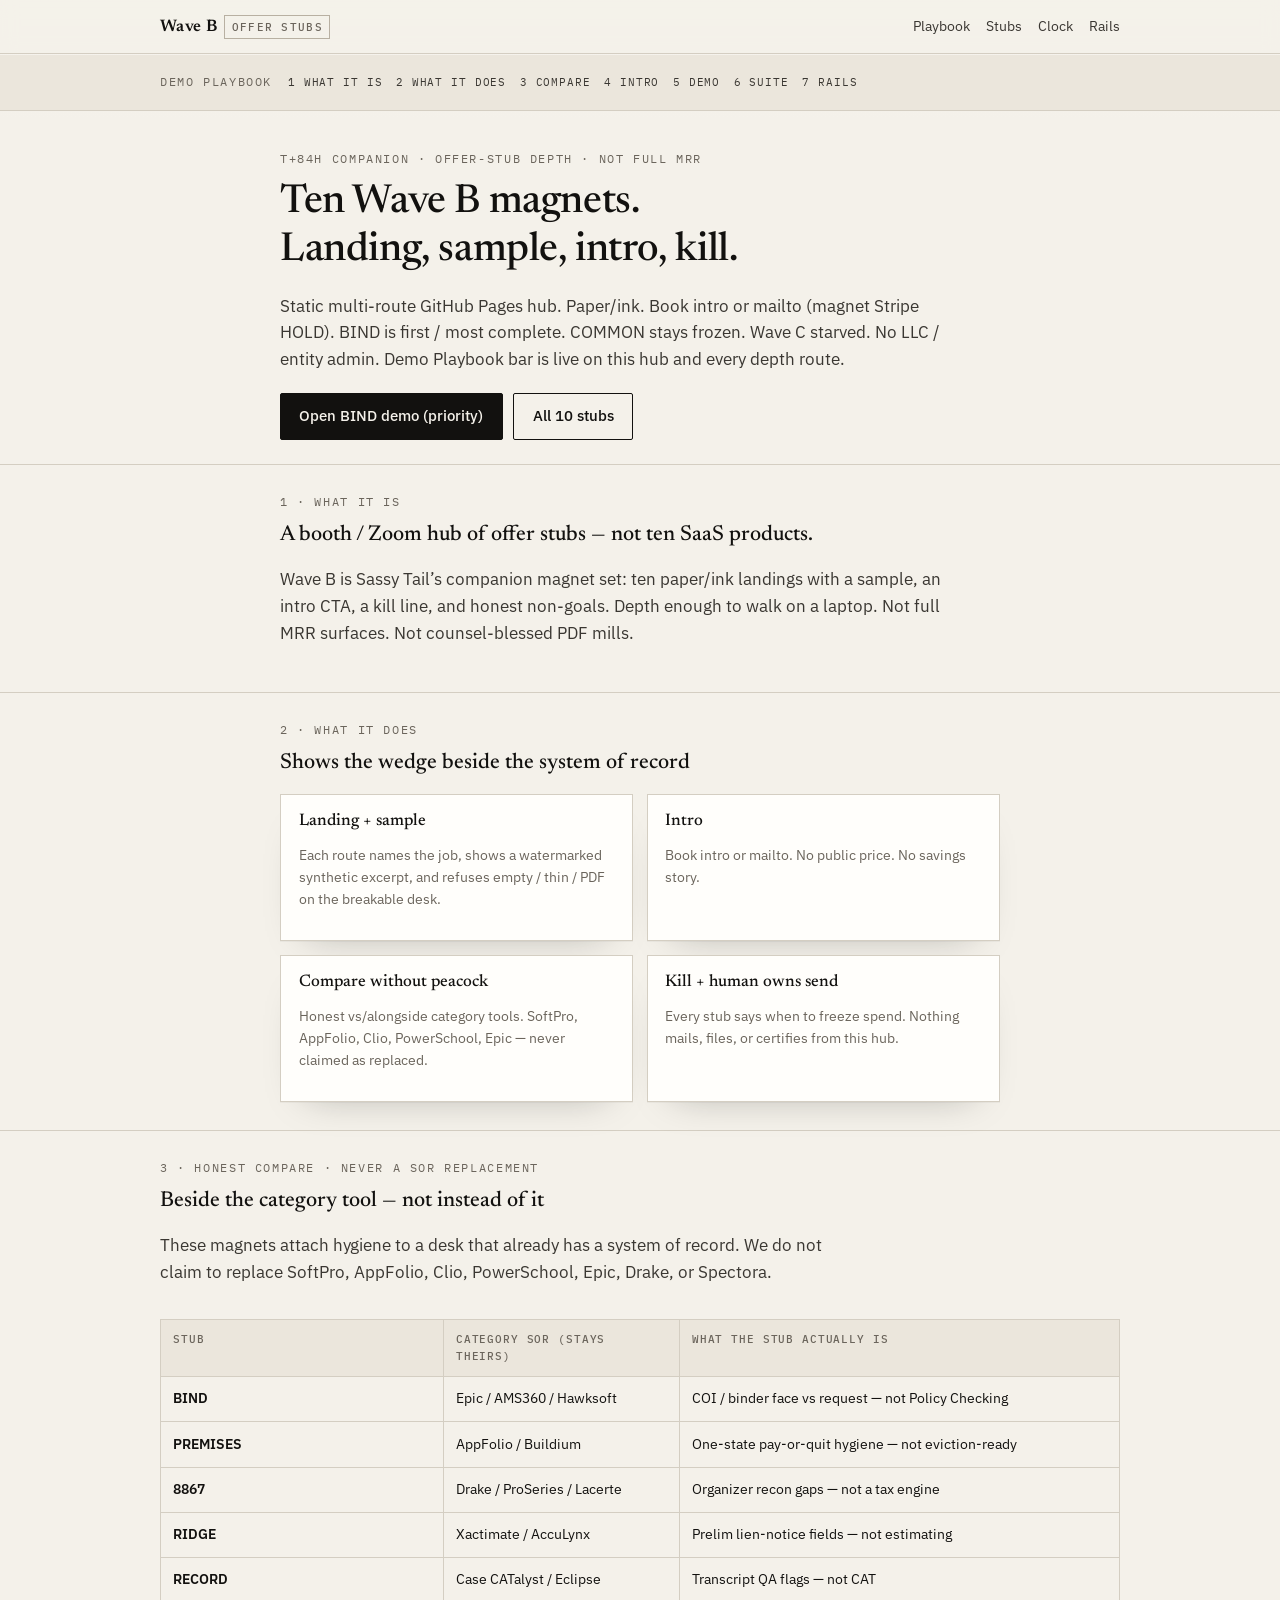
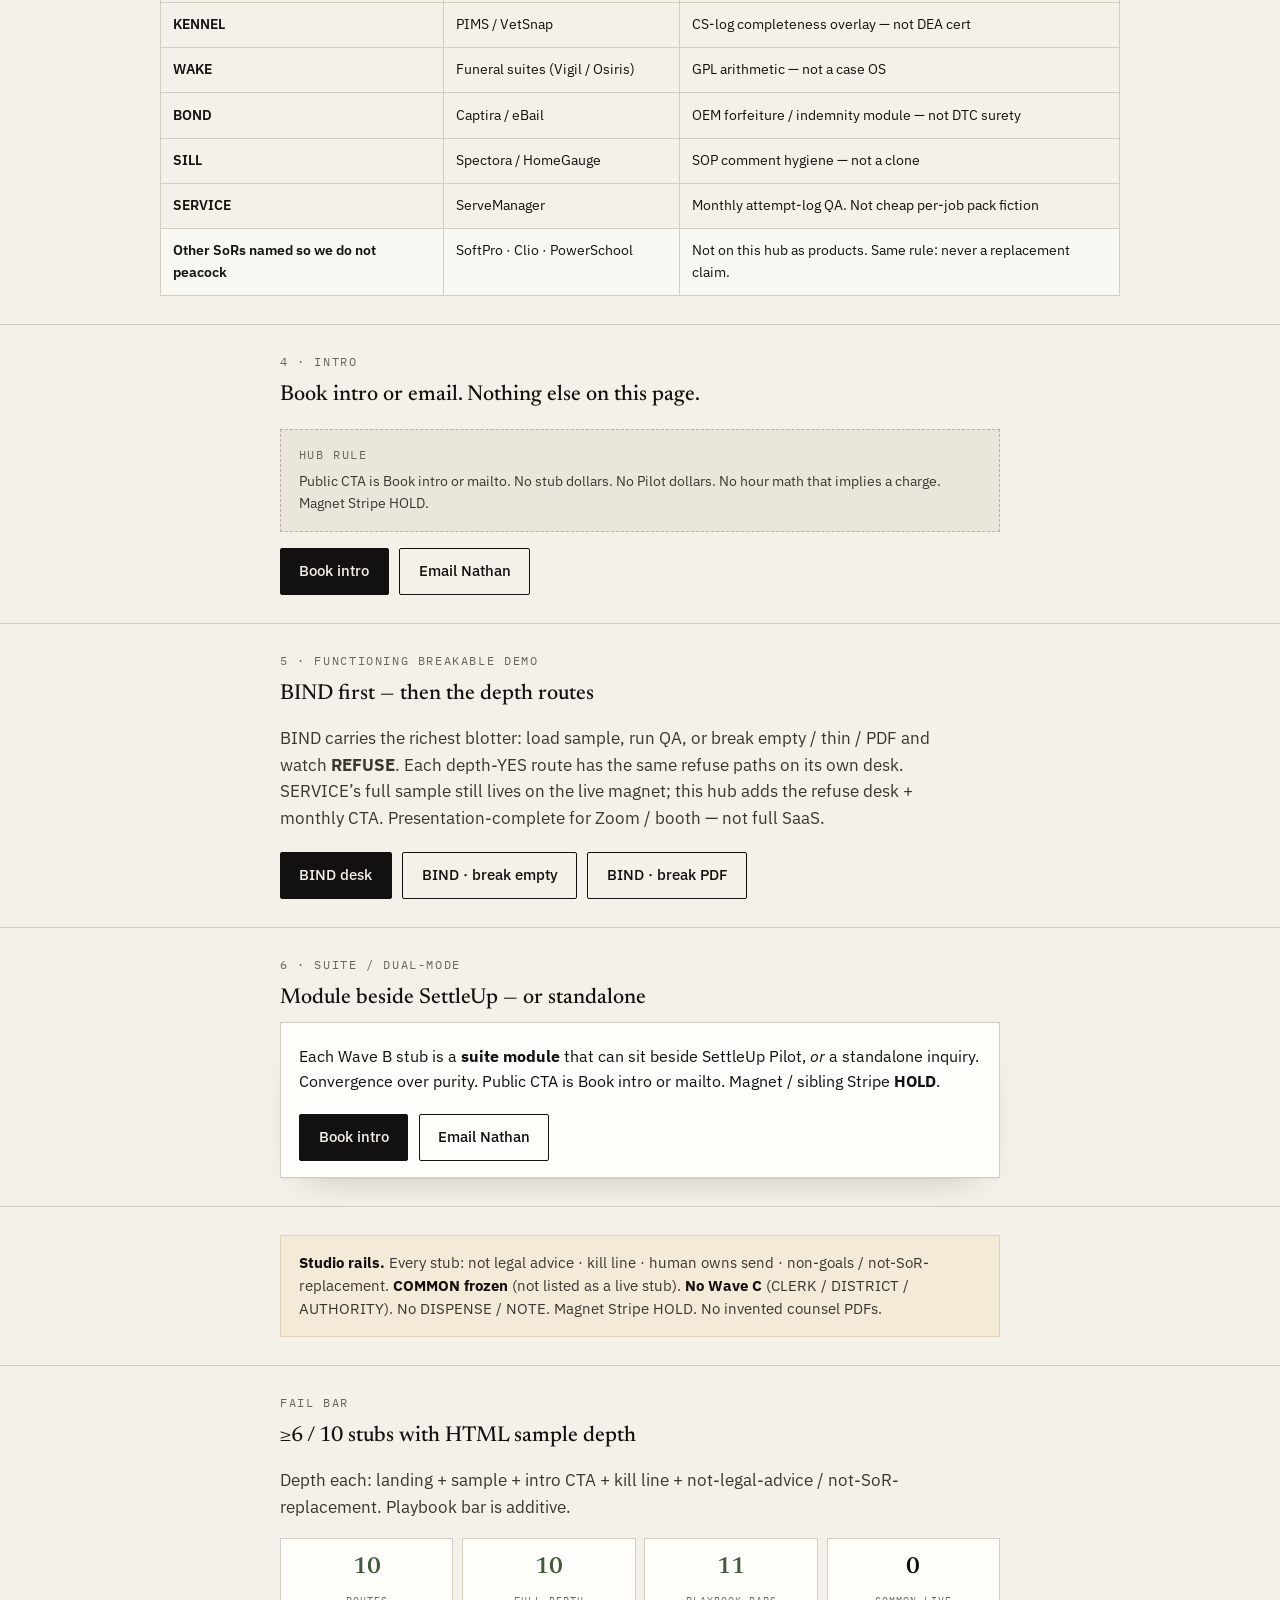
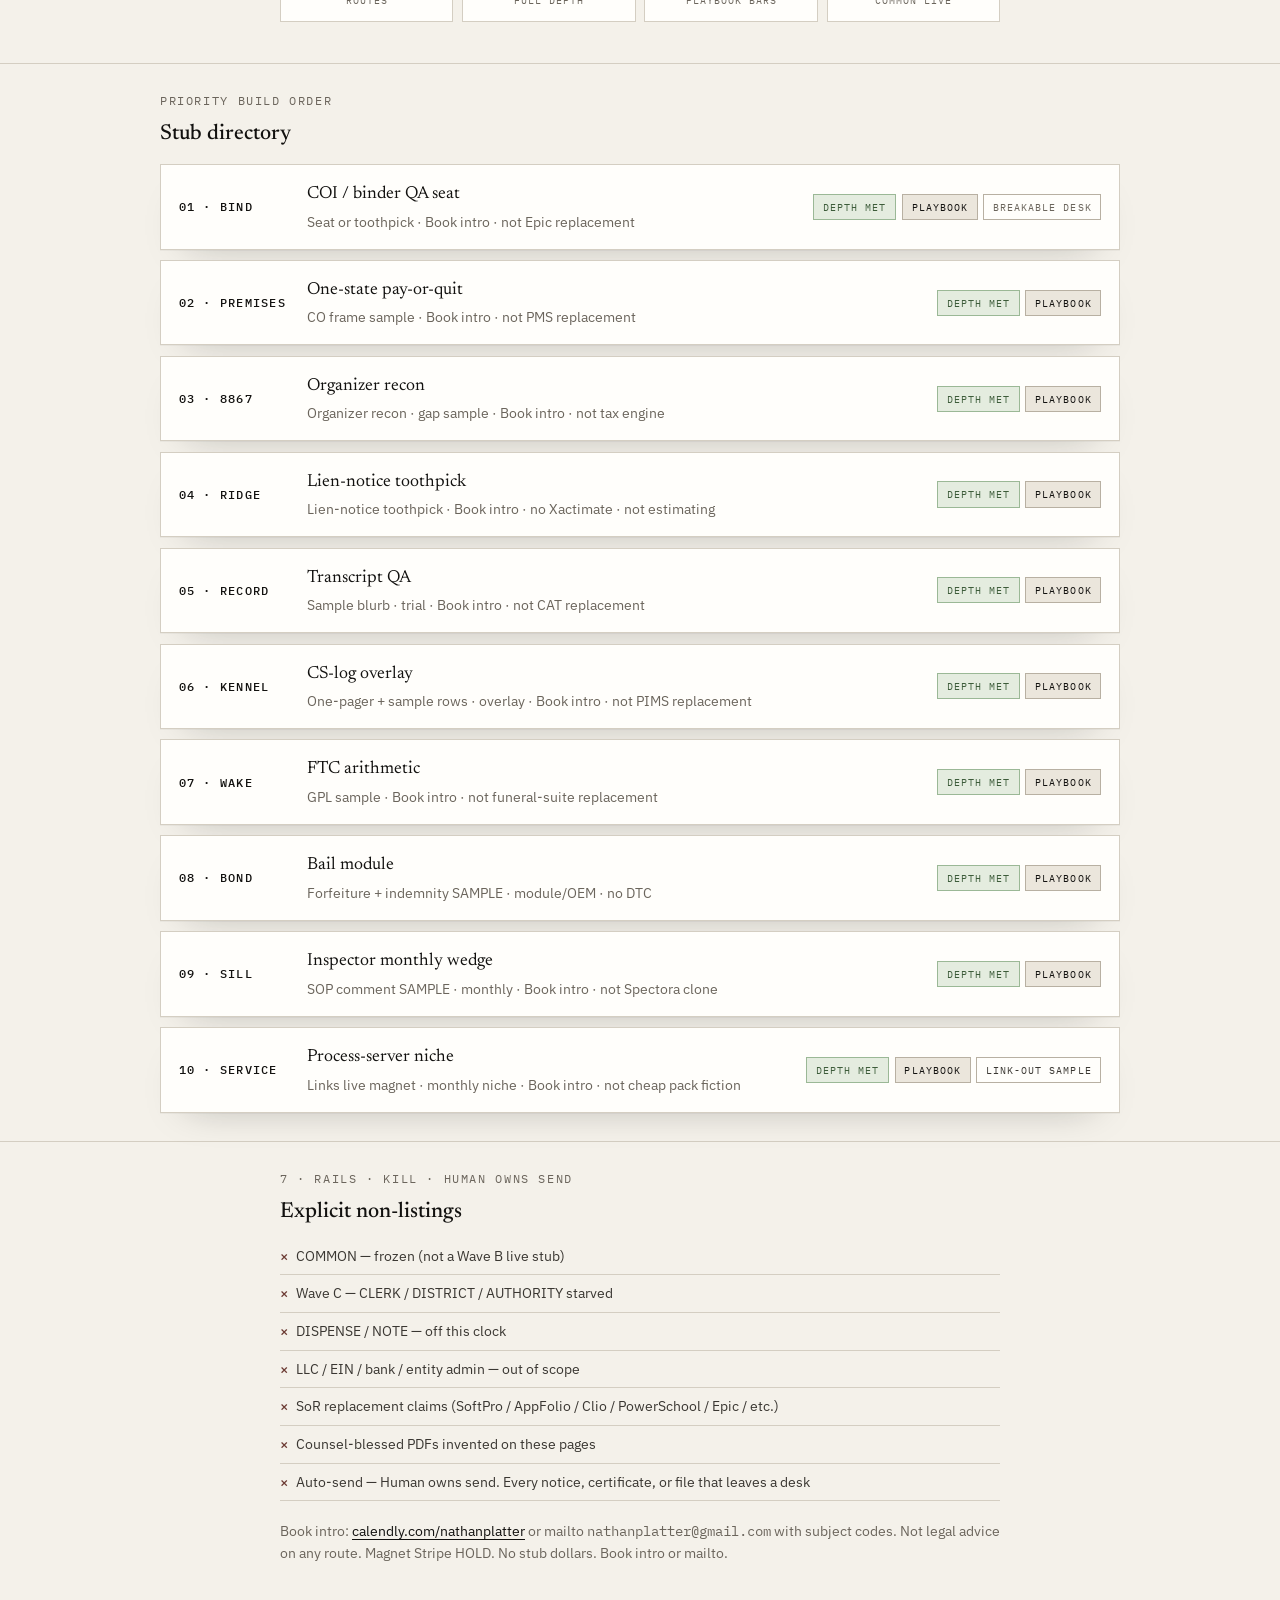
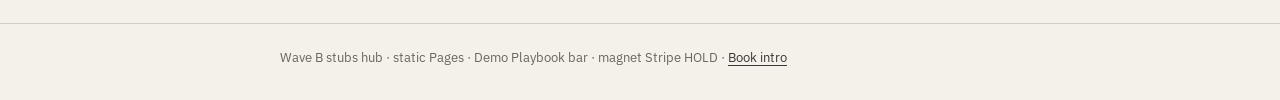
<file: index.html>
<!DOCTYPE html>
<html lang="en">
<head>
  <meta charset="utf-8" />
  <meta name="viewport" content="width=device-width, initial-scale=1, viewport-fit=cover" />
  <meta name="theme-color" content="#12110f" />
  <title>Wave B offer stubs — hub</title>
  <meta name="description" content="Sassy Tail Wave B offer stubs: BIND, PREMISES, 8867, RIDGE, RECORD, KENNEL, WAKE, BOND, SILL, SERVICE. Paper/ink. Not legal advice. COMMON frozen. No Wave C." />
  <link rel="stylesheet" href="assets/ink.css" />
</head>
<body>
  <header class="site-header">
    <div class="inner">
      <a class="mark" href="index.html">Wave B <span class="code">Offer stubs</span></a>
      <nav class="nav" aria-label="Primary">
        <a href="#playbook">Playbook</a>
        <a href="#stubs">Stubs</a>
        <a href="#clock">Clock</a>
        <a href="#rails">Rails</a>
      </nav>
    </div>
  </header>

  <div class="playbook-bar" id="playbook">
    <div class="inner">
      <p class="eyebrow">Demo Playbook</p>
      <nav class="playbook-links" aria-label="Demo Playbook">
        <a href="#what">1 What it is</a>
        <a href="#does">2 What it does</a>
        <a href="#compare">3 Compare</a>
        <a href="#intro">4 Intro</a>
        <a href="#demo">5 Demo</a>
        <a href="#suite">6 Suite</a>
        <a href="#kill">7 Rails</a>
      </nav>
    </div>
  </div>

  <main>
    <section class="hero">
      <div class="wrap">
        <p class="eyebrow">T+84h companion · offer-stub depth · not full MRR</p>
        <h1>Ten Wave B magnets. Landing, sample, intro, kill.</h1>
        <p class="lede">
          Static multi-route GitHub Pages hub. Paper/ink. Book intro or mailto (magnet Stripe HOLD).
          BIND is first / most complete. COMMON stays frozen. Wave C starved. No LLC / entity admin.
          Demo Playbook bar is live on this hub and every depth route.
        </p>
        <div class="btn-row">
          <a class="btn" href="bind/#demo">Open BIND demo (priority)</a>
          <a class="btn btn-ghost" href="#stubs">All 10 stubs</a>
        </div>
      </div>
    </section>

    <section class="section" id="what">
      <div class="wrap">
        <p class="eyebrow">1 · What it is</p>
        <h2>A booth / Zoom hub of offer stubs — not ten SaaS products.</h2>
        <p class="lede">
          Wave B is Sassy Tail’s companion magnet set: ten paper/ink landings with a sample, an intro CTA,
          a kill line, and honest non-goals. Depth enough to walk on a laptop. Not full MRR surfaces.
          Not counsel-blessed PDF mills.
        </p>
      </div>
    </section>

    <section class="section" id="does">
      <div class="wrap">
        <p class="eyebrow">2 · What it does</p>
        <h2>Shows the wedge beside the system of record</h2>
        <div class="grid-2" style="margin-top:1.1rem">
          <div class="panel">
            <h3>Landing + sample</h3>
            <p class="small muted">Each route names the job, shows a watermarked synthetic excerpt, and refuses empty / thin / PDF on the breakable desk.</p>
          </div>
          <div class="panel">
            <h3>Intro</h3>
            <p class="small muted">Book intro or mailto. No public price. No savings story.</p>
          </div>
          <div class="panel">
            <h3>Compare without peacock</h3>
            <p class="small muted">Honest vs/alongside category tools. SoftPro, AppFolio, Clio, PowerSchool, Epic — never claimed as replaced.</p>
          </div>
          <div class="panel">
            <h3>Kill + human owns send</h3>
            <p class="small muted">Every stub says when to freeze spend. Nothing mails, files, or certifies from this hub.</p>
          </div>
        </div>
      </div>
    </section>

    <section class="section" id="compare">
      <div class="wrap-wide">
        <p class="eyebrow">3 · Honest compare · never a SoR replacement</p>
        <h2>Beside the category tool — not instead of it</h2>
        <p class="lede">
          These magnets attach hygiene to a desk that already has a system of record.
          We do not claim to replace SoftPro, AppFolio, Clio, PowerSchool, Epic, Drake, or Spectora.
        </p>
        <div style="overflow-x:auto">
          <table class="compare-table">
            <thead>
              <tr>
                <th scope="col">Stub</th>
                <th scope="col">Category SoR (stays theirs)</th>
                <th scope="col">What the stub actually is</th>
              </tr>
            </thead>
            <tbody>
              <tr><td class="who">BIND</td><td>Epic / AMS360 / Hawksoft</td><td>COI / binder face vs request — not Policy Checking</td></tr>
              <tr><td class="who">PREMISES</td><td>AppFolio / Buildium</td><td>One-state pay-or-quit hygiene — not eviction-ready</td></tr>
              <tr><td class="who">8867</td><td>Drake / ProSeries / Lacerte</td><td>Organizer recon gaps — not a tax engine</td></tr>
              <tr><td class="who">RIDGE</td><td>Xactimate / AccuLynx</td><td>Prelim lien-notice fields — not estimating</td></tr>
              <tr><td class="who">RECORD</td><td>Case CATalyst / Eclipse</td><td>Transcript QA flags — not CAT</td></tr>
              <tr><td class="who">KENNEL</td><td>PIMS / VetSnap</td><td>CS-log completeness overlay — not DEA cert</td></tr>
              <tr><td class="who">WAKE</td><td>Funeral suites (Vigil / Osiris)</td><td>GPL arithmetic — not a case OS</td></tr>
              <tr><td class="who">BOND</td><td>Captira / eBail</td><td>OEM forfeiture / indemnity module — not DTC surety</td></tr>
              <tr><td class="who">SILL</td><td>Spectora / HomeGauge</td><td>SOP comment hygiene — not a clone</td></tr>
              <tr><td class="who">SERVICE</td><td>ServeManager</td><td>Monthly attempt-log QA. Not cheap per-job pack fiction</td></tr>
              <tr class="ours"><td class="who">Other SoRs named so we do not peacock</td><td>SoftPro · Clio · PowerSchool</td><td>Not on this hub as products. Same rule: never a replacement claim.</td></tr>
            </tbody>
          </table>
        </div>
      </div>
    </section>

    <section class="section" id="intro">
      <div class="wrap">
        <p class="eyebrow">4 · Intro</p>
        <h2>Book intro or email. Nothing else on this page.</h2>
        <div class="assumption">
          <p class="eyebrow" style="margin:0 0 0.4rem">Hub rule</p>
          <p style="margin:0">
            Public CTA is Book intro or mailto. No stub dollars. No Pilot dollars.
            No hour math that implies a charge. Magnet Stripe HOLD.
          </p>
        </div>
        <div class="btn-row" style="margin-top:1rem">
          <a class="btn" href="https://calendly.com/nathanplatter" target="_blank" rel="noopener noreferrer">Book intro</a>
          <a class="btn btn-ghost" href="mailto:nathanplatter@gmail.com?subject=Wave%20B%20intro">Email Nathan</a>
        </div>
      </div>
    </section>

    <section class="section" id="demo">
      <div class="wrap">
        <p class="eyebrow">5 · Functioning breakable demo</p>
        <h2>BIND first — then the depth routes</h2>
        <p class="lede">
          BIND carries the richest blotter: load sample, run QA, or break empty / thin / PDF and watch
          <strong>REFUSE</strong>. Each depth-YES route has the same refuse paths on its own desk.
          SERVICE’s full sample still lives on the live magnet; this hub adds the refuse desk + monthly CTA.
          Presentation-complete for Zoom / booth — not full SaaS.
        </p>
        <div class="btn-row">
          <a class="btn" href="bind/#demo">BIND desk</a>
          <a class="btn btn-ghost" href="bind/?break=empty#demo">BIND · break empty</a>
          <a class="btn btn-ghost" href="bind/?break=pdf#demo">BIND · break PDF</a>
        </div>
      </div>
    </section>

    <section class="section" id="suite">
      <div class="wrap">
        <p class="eyebrow">6 · Suite / dual-mode</p>
        <h2>Module beside SettleUp — or standalone</h2>
        <div class="suite-line">
          <p>
            Each Wave B stub is a <strong>suite module</strong> that can sit beside SettleUp Pilot,
            <em>or</em> a standalone inquiry. Convergence over purity.
            Public CTA is Book intro or mailto. Magnet / sibling Stripe <strong>HOLD</strong>.
          </p>
          <div class="btn-row">
            <a class="btn" href="https://calendly.com/nathanplatter" target="_blank" rel="noopener noreferrer">Book intro</a>
            <a class="btn btn-ghost" href="mailto:nathanplatter@gmail.com?subject=Wave%20B%20intro">Email Nathan</a>
          </div>
        </div>
      </div>
    </section>

    <section class="section" id="rails">
      <div class="wrap">
        <div class="rail">
          <strong>Studio rails.</strong>
          Every stub: not legal advice · kill line · human owns send · non-goals / not-SoR-replacement.
          <strong>COMMON frozen</strong> (not listed as a live stub).
          <strong>No Wave C</strong> (CLERK / DISTRICT / AUTHORITY).
          No DISPENSE / NOTE. Magnet Stripe HOLD. No invented counsel PDFs.
        </div>
      </div>
    </section>

    <section class="section" id="clock">
      <div class="wrap">
        <p class="eyebrow">Fail bar</p>
        <h2>≥6 / 10 stubs with HTML sample depth</h2>
        <p class="lede">Depth each: landing + sample + intro CTA + kill line + not-legal-advice / not-SoR-replacement. Playbook bar is additive.</p>
        <div class="stats" style="margin-top:1rem">
          <div class="stat ok"><b>10</b><span>Routes</span></div>
          <div class="stat ok"><b>10</b><span>Full depth</span></div>
          <div class="stat ok"><b>11</b><span>Playbook bars</span></div>
          <div class="stat"><b>0</b><span>COMMON live</span></div>
        </div>
      </div>
    </section>

    <section class="section" id="stubs">
      <div class="wrap-wide">
        <p class="eyebrow">Priority build order</p>
        <h2>Stub directory</h2>
        <div class="hub-list">

          <a class="hub-row" href="bind/">
            <div class="hub-code">01 · BIND</div>
            <div>
              <p class="hub-title">COI / binder QA seat</p>
              <p class="hub-meta">Seat or toothpick · Book intro · not Epic replacement</p>
            </div>
            <div class="hub-pills"><span class="pill depth">Depth met</span><span class="pill playbook">Playbook</span><span class="pill">Breakable desk</span></div>
          </a>

          <a class="hub-row" href="premises/">
            <div class="hub-code">02 · PREMISES</div>
            <div>
              <p class="hub-title">One-state pay-or-quit</p>
              <p class="hub-meta">CO frame sample · Book intro · not PMS replacement</p>
            </div>
            <div class="hub-pills"><span class="pill depth">Depth met</span><span class="pill playbook">Playbook</span></div>
          </a>

          <a class="hub-row" href="form-8867/">
            <div class="hub-code">03 · 8867</div>
            <div>
              <p class="hub-title">Organizer recon</p>
              <p class="hub-meta">Organizer recon · gap sample · Book intro · not tax engine</p>
            </div>
            <div class="hub-pills"><span class="pill depth">Depth met</span><span class="pill playbook">Playbook</span></div>
          </a>

          <a class="hub-row" href="ridge/">
            <div class="hub-code">04 · RIDGE</div>
            <div>
              <p class="hub-title">Lien-notice toothpick</p>
              <p class="hub-meta">Lien-notice toothpick · Book intro · no Xactimate · not estimating</p>
            </div>
            <div class="hub-pills"><span class="pill depth">Depth met</span><span class="pill playbook">Playbook</span></div>
          </a>

          <a class="hub-row" href="record/">
            <div class="hub-code">05 · RECORD</div>
            <div>
              <p class="hub-title">Transcript QA</p>
              <p class="hub-meta">Sample blurb · trial · Book intro · not CAT replacement</p>
            </div>
            <div class="hub-pills"><span class="pill depth">Depth met</span><span class="pill playbook">Playbook</span></div>
          </a>

          <a class="hub-row" href="kennel/">
            <div class="hub-code">06 · KENNEL</div>
            <div>
              <p class="hub-title">CS-log overlay</p>
              <p class="hub-meta">One-pager + sample rows · overlay · Book intro · not PIMS replacement</p>
            </div>
            <div class="hub-pills"><span class="pill depth">Depth met</span><span class="pill playbook">Playbook</span></div>
          </a>

          <a class="hub-row" href="wake/">
            <div class="hub-code">07 · WAKE</div>
            <div>
              <p class="hub-title">FTC arithmetic</p>
              <p class="hub-meta">GPL sample · Book intro · not funeral-suite replacement</p>
            </div>
            <div class="hub-pills"><span class="pill depth">Depth met</span><span class="pill playbook">Playbook</span></div>
          </a>

          <a class="hub-row" href="bond/">
            <div class="hub-code">08 · BOND</div>
            <div>
              <p class="hub-title">Bail module</p>
              <p class="hub-meta">Forfeiture + indemnity SAMPLE · module/OEM · no DTC</p>
            </div>
            <div class="hub-pills"><span class="pill depth">Depth met</span><span class="pill playbook">Playbook</span></div>
          </a>

          <a class="hub-row" href="sill/">
            <div class="hub-code">09 · SILL</div>
            <div>
              <p class="hub-title">Inspector monthly wedge</p>
              <p class="hub-meta">SOP comment SAMPLE · monthly · Book intro · not Spectora clone</p>
            </div>
            <div class="hub-pills"><span class="pill depth">Depth met</span><span class="pill playbook">Playbook</span></div>
          </a>

          <a class="hub-row" href="service/">
            <div class="hub-code">10 · SERVICE</div>
            <div>
              <p class="hub-title">Process-server niche</p>
              <p class="hub-meta">Links live magnet · monthly niche · Book intro · not cheap pack fiction</p>
            </div>
            <div class="hub-pills"><span class="pill depth">Depth met</span><span class="pill playbook">Playbook</span><span class="pill link">Link-out sample</span></div>
          </a>

        </div>
      </div>
    </section>

    <section class="section" id="kill">
      <div class="wrap">
        <p class="eyebrow">7 · Rails · kill · human owns send</p>
        <h2>Explicit non-listings</h2>
        <ul class="nongoals">
          <li>COMMON — frozen (not a Wave B live stub)</li>
          <li>Wave C — CLERK / DISTRICT / AUTHORITY starved</li>
          <li>DISPENSE / NOTE — off this clock</li>
          <li>LLC / EIN / bank / entity admin — out of scope</li>
          <li>SoR replacement claims (SoftPro / AppFolio / Clio / PowerSchool / Epic / etc.)</li>
          <li>Counsel-blessed PDFs invented on these pages</li>
          <li>Auto-send — Human owns send. Every notice, certificate, or file that leaves a desk</li>
        </ul>
        <p class="small muted" style="margin-top:1.25rem">
          Book intro: <a href="https://calendly.com/nathanplatter">calendly.com/nathanplatter</a>
          or mailto <span class="mono">nathanplatter@gmail.com</span> with subject codes.
          Not legal advice on any route. Magnet Stripe HOLD. No stub dollars. Book intro or mailto.
        </p>
      </div>
    </section>
  </main>

  <footer class="footer">
    <div class="wrap">
      Wave B stubs hub · static Pages · Demo Playbook bar · magnet Stripe HOLD
      · <a href="https://calendly.com/nathanplatter" target="_blank" rel="noopener noreferrer">Book intro</a>
    </div>
  </footer>
</body>
</html>
</file>
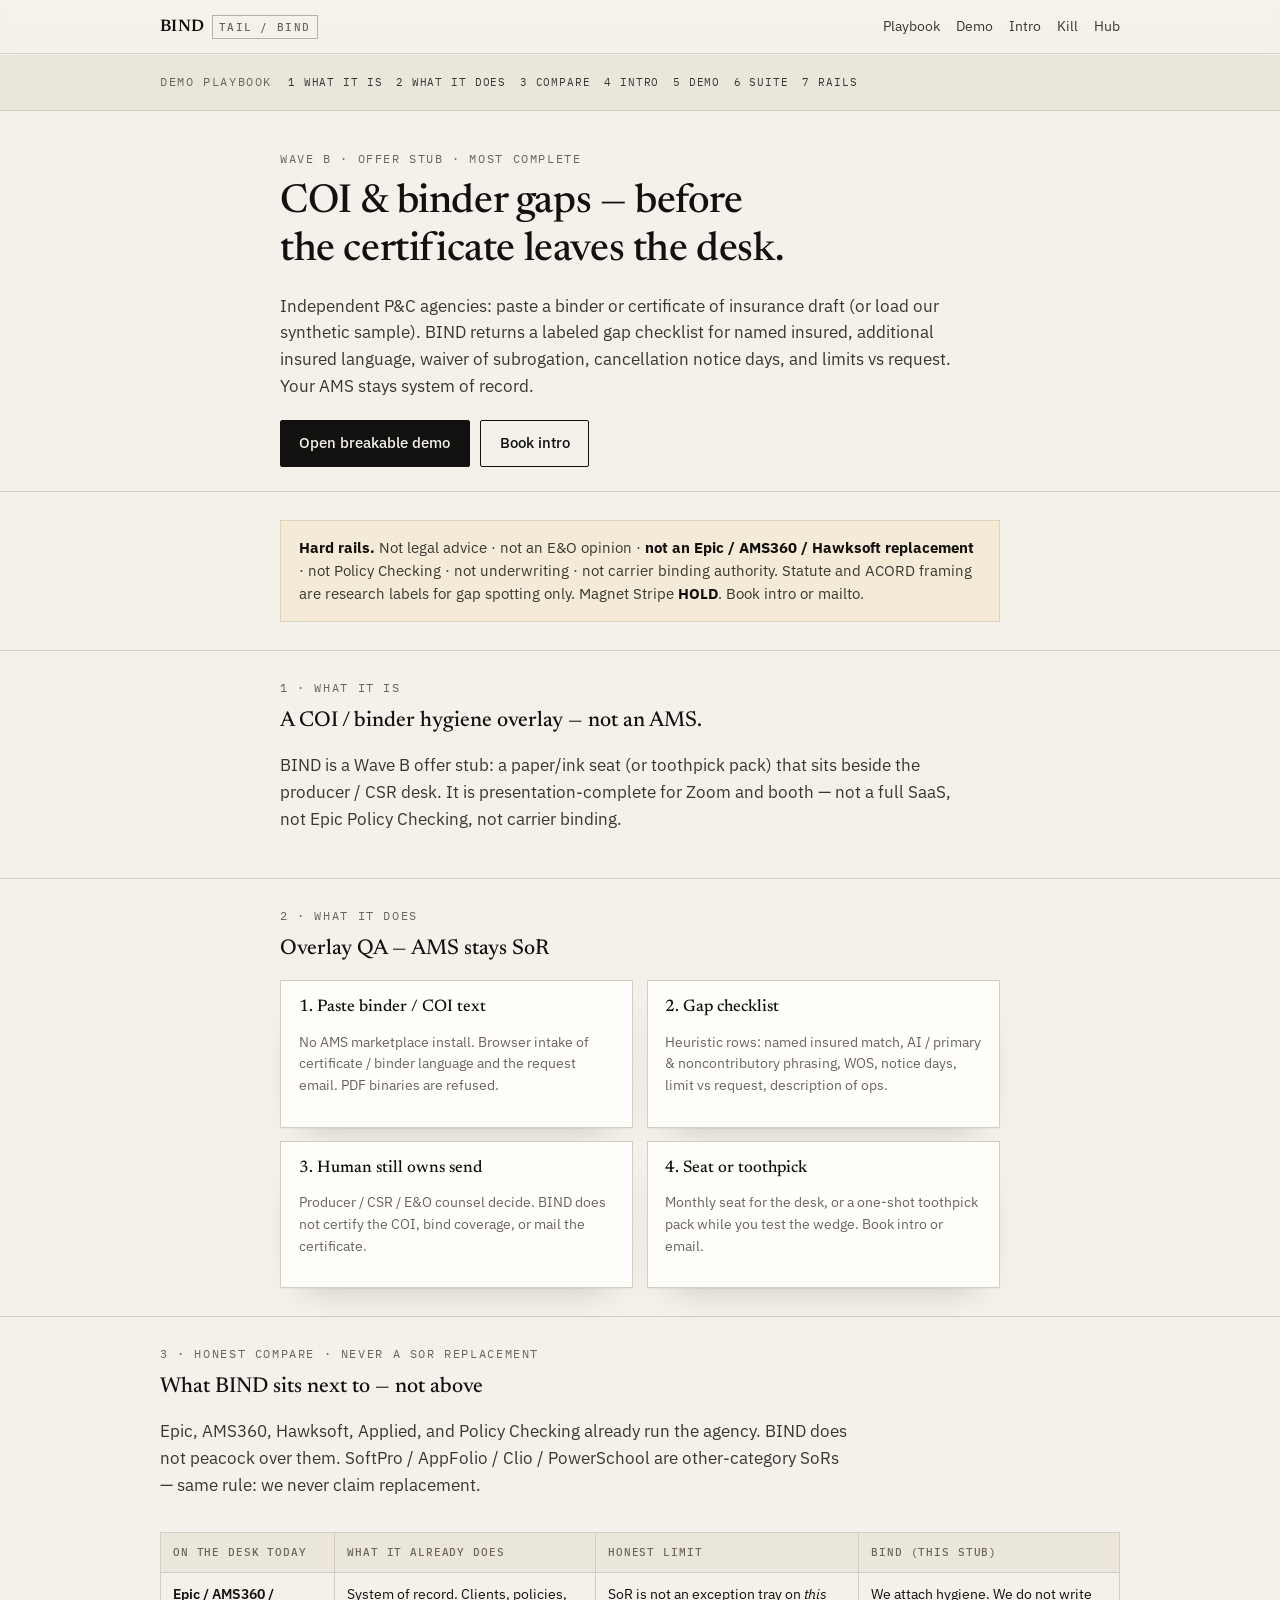
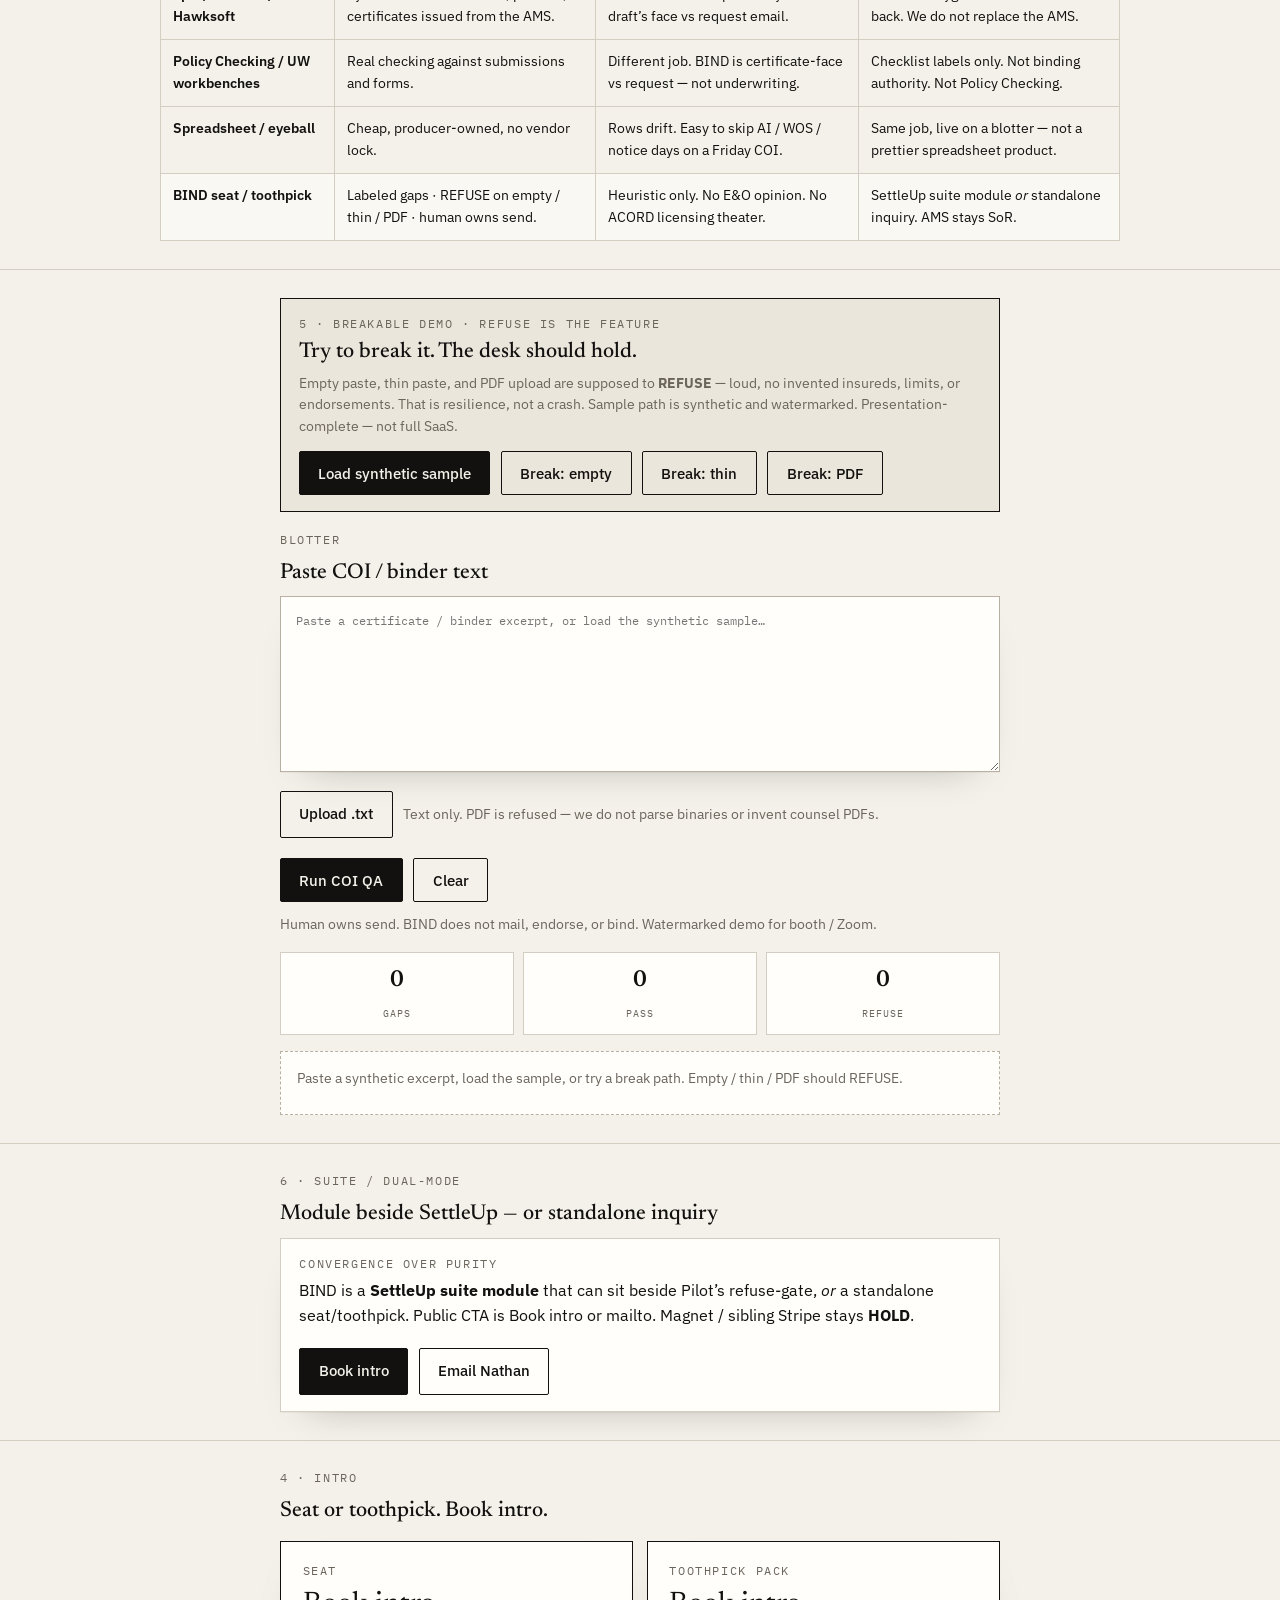
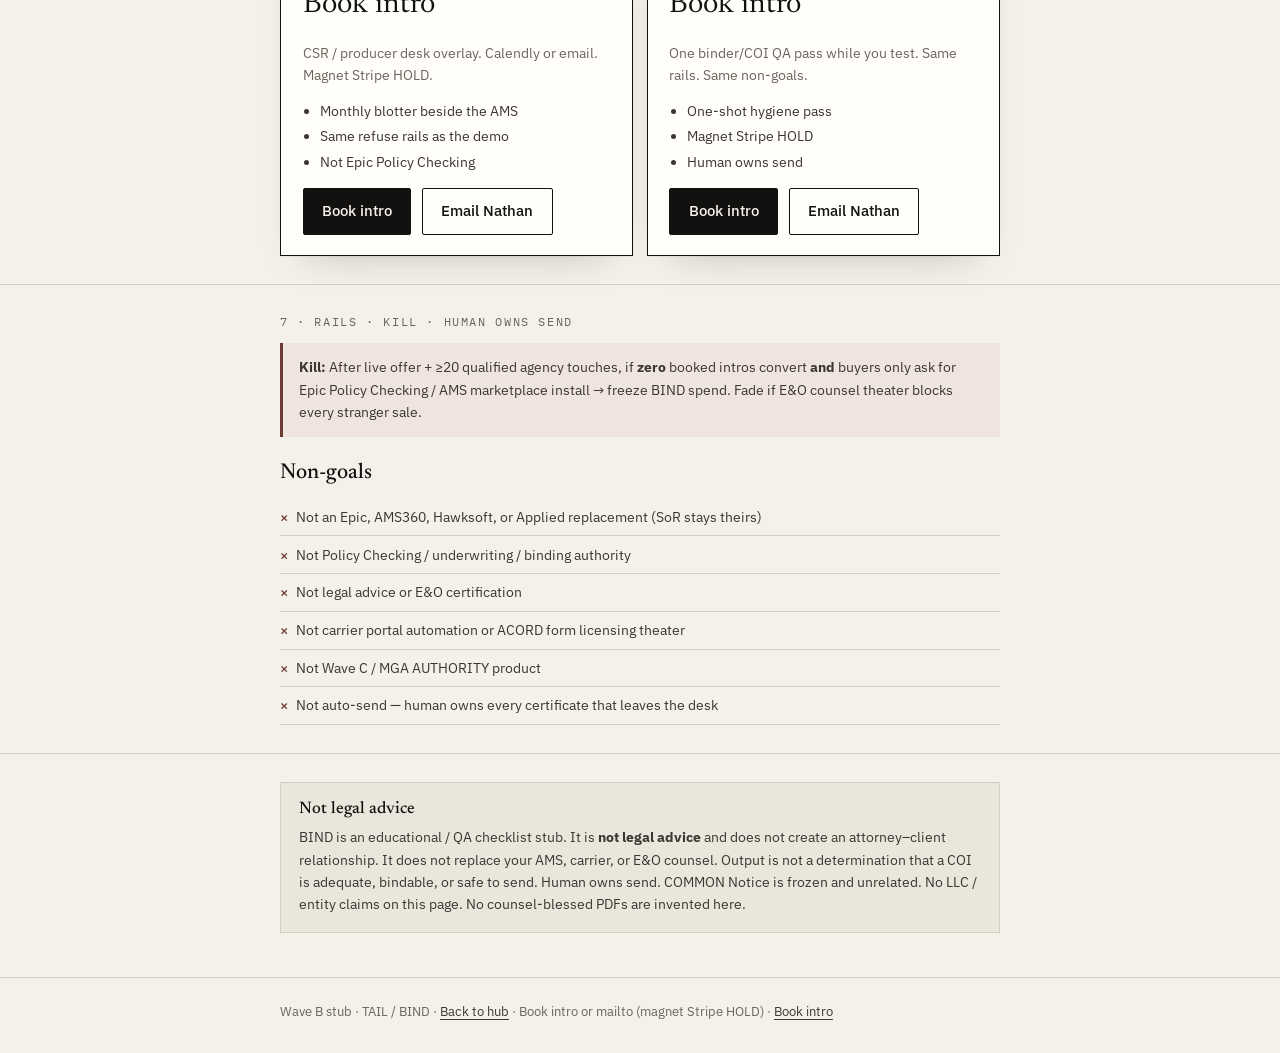
<file: bind/index.html>
<!DOCTYPE html>
<html lang="en">
<head>
  <meta charset="utf-8" />
  <meta name="viewport" content="width=device-width, initial-scale=1, viewport-fit=cover" />
  <meta name="theme-color" content="#12110f" />
  <title>BIND — COI / binder QA seat (offer stub)</title>
  <meta name="description" content="Independent P&amp;C COI and binder document QA overlay. Synthetic sample. Book intro. Not Epic replacement. Not legal advice." />
  <link rel="stylesheet" href="../assets/ink.css" />
</head>
<body>
  <header class="site-header">
    <div class="inner">
      <a class="mark" href="../index.html">BIND <span class="code">TAIL / BIND</span></a>
      <nav class="nav" aria-label="Primary">
        <a href="#playbook">Playbook</a>
        <a href="#demo">Demo</a>
        <a href="#pricing">Intro</a>
        <a href="#kill">Kill</a>
        <a href="../index.html">Hub</a>
      </nav>
    </div>
  </header>

  <div class="playbook-bar" id="playbook">
    <div class="inner">
      <p class="eyebrow">Demo Playbook</p>
      <nav class="playbook-links" aria-label="Demo Playbook">
        <a href="#what">1 What it is</a>
        <a href="#does">2 What it does</a>
        <a href="#compare">3 Compare</a>
        <a href="#pricing">4 Intro</a>
        <a href="#demo">5 Demo</a>
        <a href="#suite">6 Suite</a>
        <a href="#kill">7 Rails</a>
      </nav>
    </div>
  </div>

  <main>
    <section class="hero">
      <div class="wrap">
        <p class="eyebrow">Wave B · offer stub · most complete</p>
        <h1>COI &amp; binder gaps — before the certificate leaves the desk.</h1>
        <p class="lede">
          Independent P&amp;C agencies: paste a binder or certificate of insurance draft (or load our synthetic sample).
          BIND returns a labeled gap checklist for named insured, additional insured language, waiver of subrogation,
          cancellation notice days, and limits vs request. Your AMS stays system of record.
        </p>
        <div class="btn-row">
          <a class="btn" href="#demo">Open breakable demo</a>
          <a class="btn btn-ghost" href="https://calendly.com/nathanplatter" target="_blank" rel="noopener noreferrer">Book intro</a>
        </div>
      </div>
    </section>

    <section class="section" id="rails">
      <div class="wrap">
        <div class="rail">
          <strong>Hard rails.</strong>
          Not legal advice · not an E&amp;O opinion · <strong>not an Epic / AMS360 / Hawksoft replacement</strong> ·
          not Policy Checking · not underwriting · not carrier binding authority.
          Statute and ACORD framing are research labels for gap spotting only.
          Magnet Stripe <strong>HOLD</strong>. Book intro or mailto.
        </div>
      </div>
    </section>

    <section class="section" id="what">
      <div class="wrap">
        <p class="eyebrow">1 · What it is</p>
        <h2>A COI / binder hygiene overlay — not an AMS.</h2>
        <p class="lede">
          BIND is a Wave B offer stub: a paper/ink seat (or toothpick pack) that sits beside the producer / CSR desk.
          It is presentation-complete for Zoom and booth — not a full SaaS, not Epic Policy Checking, not carrier binding.
        </p>
      </div>
    </section>

    <section class="section" id="does">
      <div class="wrap">
        <p class="eyebrow">2 · What it does</p>
        <h2>Overlay QA — AMS stays SoR</h2>
        <div class="grid-2" style="margin-top:1.1rem">
          <div class="panel">
            <h3>1. Paste binder / COI text</h3>
            <p class="small muted">No AMS marketplace install. Browser intake of certificate / binder language and the request email. PDF binaries are refused.</p>
          </div>
          <div class="panel">
            <h3>2. Gap checklist</h3>
            <p class="small muted">Heuristic rows: named insured match, AI / primary &amp; noncontributory phrasing, WOS, notice days, limit vs request, description of ops.</p>
          </div>
          <div class="panel">
            <h3>3. Human still owns send</h3>
            <p class="small muted">Producer / CSR / E&amp;O counsel decide. BIND does not certify the COI, bind coverage, or mail the certificate.</p>
          </div>
          <div class="panel">
            <h3>4. Seat or toothpick</h3>
            <p class="small muted">Monthly seat for the desk, or a one-shot toothpick pack while you test the wedge. Book intro or email.</p>
          </div>
        </div>
      </div>
    </section>

    <section class="section" id="compare">
      <div class="wrap-wide">
        <p class="eyebrow">3 · Honest compare · never a SoR replacement</p>
        <h2>What BIND sits next to — not above</h2>
        <p class="lede">
          Epic, AMS360, Hawksoft, Applied, and Policy Checking already run the agency.
          BIND does not peacock over them. SoftPro / AppFolio / Clio / PowerSchool are other-category SoRs —
          same rule: we never claim replacement.
        </p>
        <div style="overflow-x:auto">
          <table class="compare-table">
            <thead>
              <tr>
                <th scope="col">On the desk today</th>
                <th scope="col">What it already does</th>
                <th scope="col">Honest limit</th>
                <th scope="col">BIND (this stub)</th>
              </tr>
            </thead>
            <tbody>
              <tr>
                <td class="who">Epic / AMS360 / Hawksoft</td>
                <td>System of record. Clients, policies, certificates issued from the AMS.</td>
                <td>SoR is not an exception tray on <em>this</em> draft’s face vs request email.</td>
                <td>We attach hygiene. We do not write back. We do not replace the AMS.</td>
              </tr>
              <tr>
                <td class="who">Policy Checking / UW workbenches</td>
                <td>Real checking against submissions and forms.</td>
                <td>Different job. BIND is certificate-face vs request — not underwriting.</td>
                <td>Checklist labels only. Not binding authority. Not Policy Checking.</td>
              </tr>
              <tr>
                <td class="who">Spreadsheet / eyeball</td>
                <td>Cheap, producer-owned, no vendor lock.</td>
                <td>Rows drift. Easy to skip AI / WOS / notice days on a Friday COI.</td>
                <td>Same job, live on a blotter — not a prettier spreadsheet product.</td>
              </tr>
              <tr class="ours">
                <td class="who">BIND seat / toothpick</td>
                <td>Labeled gaps · REFUSE on empty / thin / PDF · human owns send.</td>
                <td>Heuristic only. No E&amp;O opinion. No ACORD licensing theater.</td>
                <td>SettleUp suite module <em>or</em> standalone inquiry. AMS stays SoR.</td>
              </tr>
            </tbody>
          </table>
        </div>
      </div>
    </section>

    <section class="section" id="demo">
      <div class="wrap">
        <div class="break-callout no-print">
          <p class="eyebrow" style="margin:0 0 0.4rem">5 · Breakable demo · refuse is the feature</p>
          <h2 style="margin-bottom:0.45rem">Try to break it. The desk should hold.</h2>
          <p class="small muted" style="margin:0 0 0.85rem">
            Empty paste, thin paste, and PDF upload are supposed to <strong>REFUSE</strong> —
            loud, no invented insureds, limits, or endorsements. That is resilience, not a crash.
            Sample path is synthetic and watermarked. Presentation-complete — not full SaaS.
          </p>
          <div class="btn-row" style="margin:0">
            <button type="button" class="btn" id="btn-sample">Load synthetic sample</button>
            <button type="button" class="btn btn-ghost" id="btn-break-empty">Break: empty</button>
            <button type="button" class="btn btn-ghost" id="btn-break-thin">Break: thin</button>
            <button type="button" class="btn btn-ghost" id="btn-break-pdf">Break: PDF</button>
          </div>
        </div>

        <p class="eyebrow">Blotter</p>
        <h2>Paste COI / binder text</h2>
        <textarea class="desk-input" id="desk-input" spellcheck="false" placeholder="Paste a certificate / binder excerpt, or load the synthetic sample…"></textarea>
        <div class="upload-row no-print">
          <label class="btn btn-ghost file-btn">Upload .txt
            <input id="desk-file" type="file" accept=".txt,.text,.md,.html,.csv,text/plain" />
          </label>
          <span class="small muted">Text only. PDF is refused — we do not parse binaries or invent counsel PDFs.</span>
        </div>
        <div class="btn-row no-print">
          <button type="button" class="btn" id="btn-run">Run COI QA</button>
          <button type="button" class="btn btn-ghost" id="btn-clear">Clear</button>
        </div>
        <p class="small muted" style="margin-top:0.75rem">
          Human owns send. BIND does not mail, endorse, or bind. Watermarked demo for booth / Zoom.
        </p>
        <div class="stats" id="desk-stats" style="margin-top:1rem">
          <div class="stat"><b>0</b><span>Gaps</span></div>
          <div class="stat"><b>0</b><span>Pass</span></div>
          <div class="stat"><b>0</b><span>Refuse</span></div>
        </div>
        <div class="desk-report empty" id="desk-report" aria-live="polite">
          <span>Paste a synthetic excerpt, load the sample, or try a break path. Empty / thin / PDF should REFUSE.</span>
        </div>
      </div>
    </section>

    <section class="section" id="suite">
      <div class="wrap">
        <p class="eyebrow">6 · Suite / dual-mode</p>
        <h2>Module beside SettleUp — or standalone inquiry</h2>
        <div class="suite-line">
          <p class="eyebrow" style="margin:0">Convergence over purity</p>
          <p>
            BIND is a <strong>SettleUp suite module</strong> that can sit beside Pilot’s refuse-gate,
            <em>or</em> a standalone seat/toothpick. Public CTA is Book intro or mailto. Magnet / sibling Stripe stays <strong>HOLD</strong>.
          </p>
          <div class="btn-row">
            <a class="btn" href="https://calendly.com/nathanplatter" target="_blank" rel="noopener noreferrer">Book intro</a>
            <a class="btn btn-ghost" href="mailto:nathanplatter@gmail.com?subject=BIND%20intro">Email Nathan</a>
          </div>
        </div>
      </div>
    </section>

    <section class="section" id="pricing">
      <div class="wrap">
        <p class="eyebrow">4 · Intro</p>
        <h2>Seat or toothpick. Book intro.</h2>
        <div class="grid-2" style="margin-top:1rem">
          <div class="price-card">
            <p class="eyebrow" style="margin:0">Seat</p>
            <p class="amount">Book intro</p>
            <p class="small muted">CSR / producer desk overlay. Calendly or email. Magnet Stripe HOLD.</p>
            <ul>
              <li>Monthly blotter beside the AMS</li>
              <li>Same refuse rails as the demo</li>
              <li>Not Epic Policy Checking</li>
            </ul>
            <div class="btn-row" style="margin-top:0.85rem">
              <a class="btn" href="https://calendly.com/nathanplatter" target="_blank" rel="noopener noreferrer">Book intro</a>
              <a class="btn btn-ghost" href="mailto:nathanplatter@gmail.com?subject=BIND%20seat%20intro">Email Nathan</a>
            </div>
          </div>
          <div class="price-card">
            <p class="eyebrow" style="margin:0">Toothpick pack</p>
            <p class="amount">Book intro</p>
            <p class="small muted">One binder/COI QA pass while you test. Same rails. Same non-goals.</p>
            <ul>
              <li>One-shot hygiene pass</li>
              <li>Magnet Stripe HOLD</li>
              <li>Human owns send</li>
            </ul>
            <div class="btn-row" style="margin-top:0.85rem">
              <a class="btn" href="https://calendly.com/nathanplatter" target="_blank" rel="noopener noreferrer">Book intro</a>
              <a class="btn btn-ghost" href="mailto:nathanplatter@gmail.com?subject=BIND%20toothpick%20intro">Email Nathan</a>
            </div>
          </div>
        </div>
      </div>
    </section>

    <section class="section" id="kill">
      <div class="wrap">
        <p class="eyebrow">7 · Rails · kill · human owns send</p>
        <div class="kill">
          <strong>Kill:</strong> After live offer + ≥20 qualified agency touches, if <strong>zero</strong> booked intros convert
          <strong>and</strong> buyers only ask for Epic Policy Checking / AMS marketplace install → freeze BIND spend.
          Fade if E&amp;O counsel theater blocks every stranger sale.
        </div>
        <h2 style="margin-top:1.5rem">Non-goals</h2>
        <ul class="nongoals">
          <li>Not an Epic, AMS360, Hawksoft, or Applied replacement (SoR stays theirs)</li>
          <li>Not Policy Checking / underwriting / binding authority</li>
          <li>Not legal advice or E&amp;O certification</li>
          <li>Not carrier portal automation or ACORD form licensing theater</li>
          <li>Not Wave C / MGA AUTHORITY product</li>
          <li>Not auto-send — human owns every certificate that leaves the desk</li>
        </ul>
      </div>
    </section>

    <section class="section">
      <div class="wrap">
        <div class="disclaimer-box">
          <h3>Not legal advice</h3>
          <p>
            BIND is an educational / QA checklist stub. It is <strong>not legal advice</strong> and does not
            create an attorney–client relationship. It does not replace your AMS, carrier, or E&amp;O counsel.
            Output is not a determination that a COI is adequate, bindable, or safe to send.
            Human owns send. COMMON Notice is frozen and unrelated. No LLC / entity claims on this page.
            No counsel-blessed PDFs are invented here.
          </p>
        </div>
      </div>
    </section>
  </main>

  <footer class="footer">
    <div class="wrap">
      Wave B stub · TAIL / BIND · <a href="../index.html">Back to hub</a>
      · Book intro or mailto (magnet Stripe HOLD) · <a href="https://calendly.com/nathanplatter" target="_blank" rel="noopener noreferrer">Book intro</a>
    </div>
  </footer>

  <script>
    window.WAVEB_DESK = {
      noun: "certificate",
      minChars: 48,
      thin: "GL ok",
      sample: [
        "CERTIFICATE OF LIABILITY INSURANCE",
        "Named Insured: Red Mesa Builders LLC",
        "Policy GL: ABC-2026-441902 · Eff 01/01/2026–01/01/2027",
        "General Aggregate: 2,000,000",
        "Each Occurrence: 1,000,000",
        "Additional Insured: [blank — request asked for Owner and GC as AI]",
        "Primary & Noncontributory: not stated",
        "Waiver of Subrogation: not checked / not endorsed on face",
        "Cancellation: 10 days printed · request asked 30 days",
        "Description of Operations: various operations · job # / site address missing"
      ].join("\n"),
      analyze: function (text) {
        var t = text.toLowerCase();
        var rows = [];
        var hasAI = /additional insured/.test(t) && !(/\[blank|not stated|missing|none\b/.test(t) && /additional insured/.test(t));
        if (/additional insured/.test(t) && (/\[blank|not stated|missing/.test(t) || !/(owner|gc|general contractor)/.test(t))) {
          rows.push({
            kind: "gap",
            title: "Additional insured blank or thin vs request",
            body: "Request-style language asks Owner + GC as AI. Face does not evidence it. Flag for producer endorse / reissue — not auto-fix.",
            cite: "CHECK · AI"
          });
        } else if (/additional insured/.test(t)) {
          rows.push({
            kind: "pass",
            title: "Additional insured language present on face",
            body: "AI appears on the paste. Presence ≠ endorsement adequacy. Human verifies.",
            cite: "CHECK · AI"
          });
        } else {
          rows.push({
            kind: "gap",
            title: "No additional-insured field spotted",
            body: "Heuristic did not see an AI line. Checklist only — not a coverage opinion.",
            cite: "CHECK · AI"
          });
        }
        if (!/primary/.test(t) || !/non-?contributory/.test(t) || /not stated/.test(t)) {
          rows.push({
            kind: "gap",
            title: "P&NC not evidenced",
            body: "Primary & noncontributory is missing or marked not stated. Checklist — not an endorsement.",
            cite: "CHECK · ENDORSE"
          });
        }
        if (!/waiver of subrogation/.test(t) || /not checked|not endorsed/.test(t)) {
          rows.push({
            kind: "gap",
            title: "Waiver of subrogation not evidenced",
            body: "WOS not shown on face. Human / endorsements control. BIND does not add the waiver.",
            cite: "CHECK · WOS"
          });
        }
        if (/10 days/.test(t) && /30 days/.test(t)) {
          rows.push({
            kind: "gap",
            title: "Cancellation days mismatch",
            body: "Printed 10 days vs request 30 days. Carrier form / endorsement may control — human verifies.",
            cite: "CHECK · NOTICE"
          });
        } else if (/cancellation|notice/.test(t)) {
          rows.push({
            kind: "pass",
            title: "Cancellation / notice language present",
            body: "A notice line exists. Days adequacy is counsel / carrier — not this blotter.",
            cite: "CHECK · NOTICE"
          });
        }
        if (/various operations/.test(t) || (/description of operations/.test(t) && /missing/.test(t))) {
          rows.push({
            kind: "gap",
            title: "Ops description thin",
            body: "No job number or site address. Common certificate-hygiene miss; not a coverage determination.",
            cite: "CHECK · DESC"
          });
        }
        if (/1,000,000|1000000/.test(t.replace(/\$/g, "")) && /2,000,000|2000000/.test(t.replace(/\$/g, ""))) {
          rows.push({
            kind: "pass",
            title: "GL limits meet 1M / 2M request band",
            body: "Occurrence and aggregate figures match a 1M / 2M request band on face. Limits check ≠ adequacy opinion.",
            cite: "CHECK · LIMITS"
          });
        }
        if (!hasAI && rows.length === 0) return [];
        return rows;
      }
    };
  </script>
  <script src="../assets/desk.js"></script>
</body>
</html>
</file>
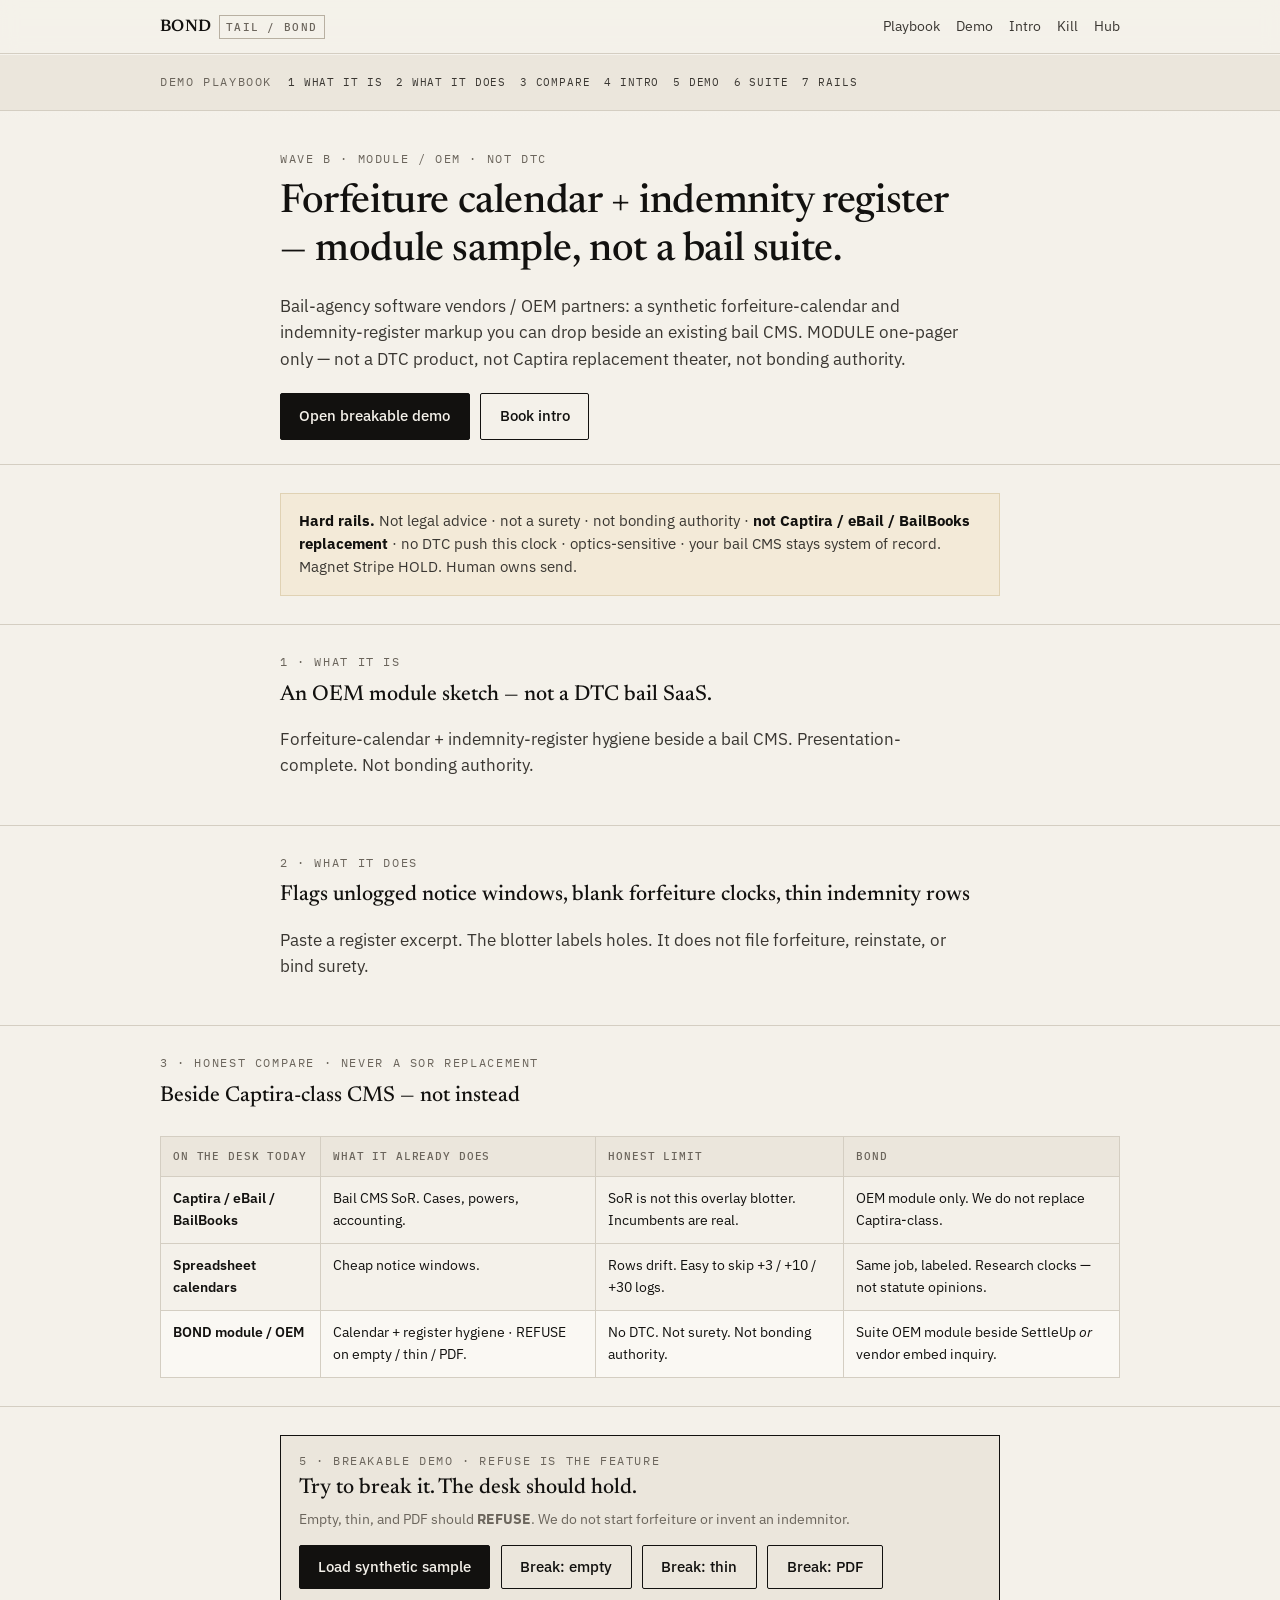
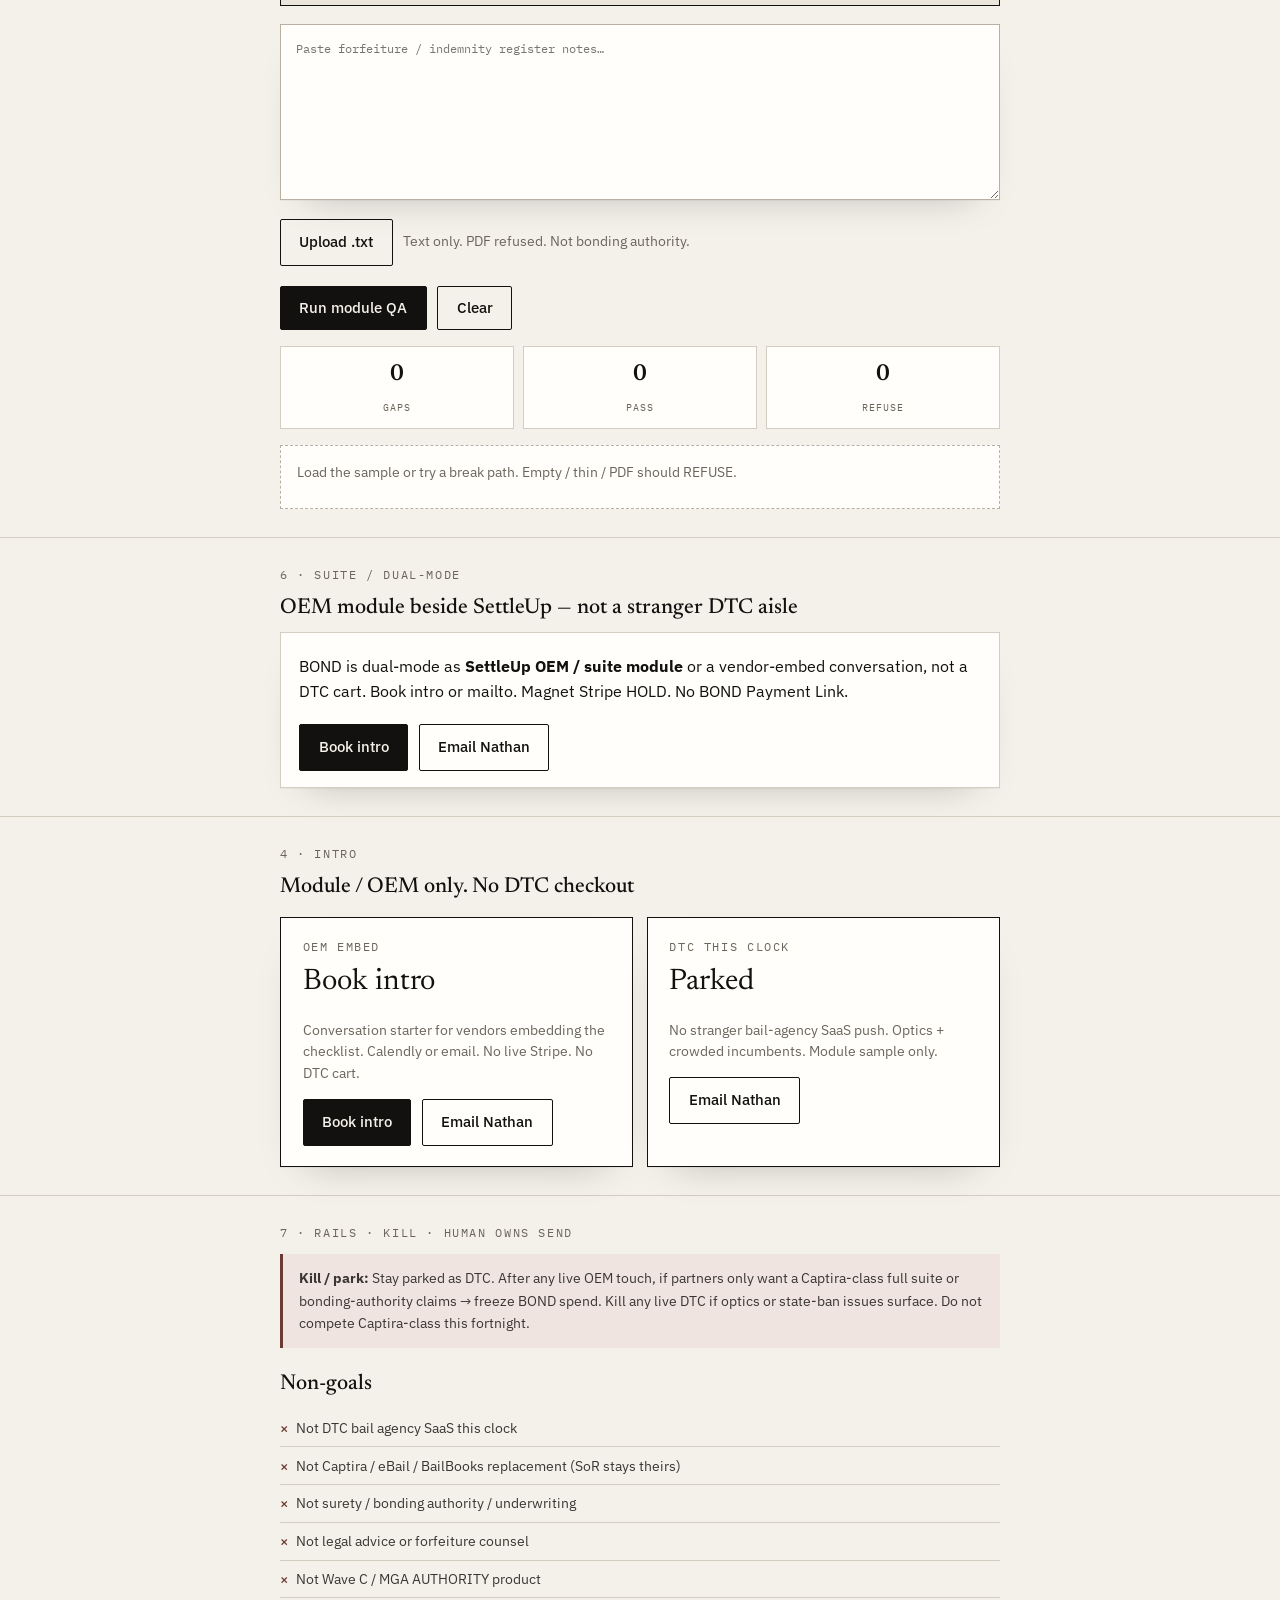
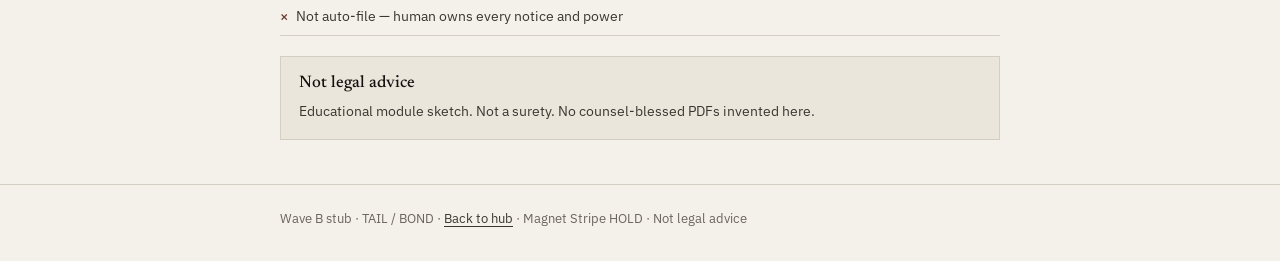
<file: bond/index.html>
<!DOCTYPE html>
<html lang="en">
<head>
  <meta charset="utf-8" />
  <meta name="viewport" content="width=device-width, initial-scale=1, viewport-fit=cover" />
  <meta name="theme-color" content="#12110f" />
  <title>BOND — Bail module OEM stub (offer stub)</title>
  <meta name="description" content="Bail forfeiture-calendar + indemnity-register module sample. MODULE/OEM only. Not Captira replacement. Not surety. Not legal advice." />
  <link rel="stylesheet" href="../assets/ink.css" />
</head>
<body>
  <header class="site-header">
    <div class="inner">
      <a class="mark" href="../index.html">BOND <span class="code">TAIL / BOND</span></a>
      <nav class="nav" aria-label="Primary">
        <a href="#playbook">Playbook</a>
        <a href="#demo">Demo</a>
        <a href="#pricing">Intro</a>
        <a href="#kill">Kill</a>
        <a href="../index.html">Hub</a>
      </nav>
    </div>
  </header>
  <div class="playbook-bar" id="playbook">
    <div class="inner">
      <p class="eyebrow">Demo Playbook</p>
      <nav class="playbook-links" aria-label="Demo Playbook">
        <a href="#what">1 What it is</a>
        <a href="#does">2 What it does</a>
        <a href="#compare">3 Compare</a>
        <a href="#pricing">4 Intro</a>
        <a href="#demo">5 Demo</a>
        <a href="#suite">6 Suite</a>
        <a href="#kill">7 Rails</a>
      </nav>
    </div>
  </div>
  <main>
    <section class="hero">
      <div class="wrap">
        <p class="eyebrow">Wave B · MODULE / OEM · not DTC</p>
        <h1>Forfeiture calendar + indemnity register — module sample, not a bail suite.</h1>
        <p class="lede">
          Bail-agency software vendors / OEM partners: a synthetic forfeiture-calendar and indemnity-register
          markup you can drop beside an existing bail CMS. MODULE one-pager only — not a DTC product,
          not Captira replacement theater, not bonding authority.
        </p>
        <div class="btn-row">
          <a class="btn" href="#demo">Open breakable demo</a>
          <a class="btn btn-ghost" href="https://calendly.com/nathanplatter" target="_blank" rel="noopener noreferrer">Book intro</a>
        </div>
      </div>
    </section>
    <section class="section" id="rails">
      <div class="wrap">
        <div class="rail">
          <strong>Hard rails.</strong> Not legal advice · not a surety · not bonding authority ·
          <strong>not Captira / eBail / BailBooks replacement</strong> · no DTC push this clock ·
          optics-sensitive · your bail CMS stays system of record. Magnet Stripe HOLD. Human owns send.
        </div>
      </div>
    </section>
    <section class="section" id="what">
      <div class="wrap">
        <p class="eyebrow">1 · What it is</p>
        <h2>An OEM module sketch — not a DTC bail SaaS.</h2>
        <p class="lede">Forfeiture-calendar + indemnity-register hygiene beside a bail CMS. Presentation-complete. Not bonding authority.</p>
      </div>
    </section>
    <section class="section" id="does">
      <div class="wrap">
        <p class="eyebrow">2 · What it does</p>
        <h2>Flags unlogged notice windows, blank forfeiture clocks, thin indemnity rows</h2>
        <p class="lede">Paste a register excerpt. The blotter labels holes. It does not file forfeiture, reinstate, or bind surety.</p>
      </div>
    </section>
    <section class="section" id="compare">
      <div class="wrap-wide">
        <p class="eyebrow">3 · Honest compare · never a SoR replacement</p>
        <h2>Beside Captira-class CMS — not instead</h2>
        <div style="overflow-x:auto">
          <table class="compare-table">
            <thead>
              <tr>
                <th scope="col">On the desk today</th>
                <th scope="col">What it already does</th>
                <th scope="col">Honest limit</th>
                <th scope="col">BOND</th>
              </tr>
            </thead>
            <tbody>
              <tr>
                <td class="who">Captira / eBail / BailBooks</td>
                <td>Bail CMS SoR. Cases, powers, accounting.</td>
                <td>SoR is not this overlay blotter. Incumbents are real.</td>
                <td>OEM module only. We do not replace Captira-class.</td>
              </tr>
              <tr>
                <td class="who">Spreadsheet calendars</td>
                <td>Cheap notice windows.</td>
                <td>Rows drift. Easy to skip +3 / +10 / +30 logs.</td>
                <td>Same job, labeled. Research clocks — not statute opinions.</td>
              </tr>
              <tr class="ours">
                <td class="who">BOND module / OEM</td>
                <td>Calendar + register hygiene · REFUSE on empty / thin / PDF.</td>
                <td>No DTC. Not surety. Not bonding authority.</td>
                <td>Suite OEM module beside SettleUp <em>or</em> vendor embed inquiry.</td>
              </tr>
            </tbody>
          </table>
        </div>
      </div>
    </section>
    <section class="section" id="demo">
      <div class="wrap">
        <div class="break-callout no-print">
          <p class="eyebrow" style="margin:0 0 0.4rem">5 · Breakable demo · refuse is the feature</p>
          <h2 style="margin-bottom:0.45rem">Try to break it. The desk should hold.</h2>
          <p class="small muted" style="margin:0 0 0.85rem">Empty, thin, and PDF should <strong>REFUSE</strong>. We do not start forfeiture or invent an indemnitor.</p>
          <div class="btn-row" style="margin:0">
            <button type="button" class="btn" id="btn-sample">Load synthetic sample</button>
            <button type="button" class="btn btn-ghost" id="btn-break-empty">Break: empty</button>
            <button type="button" class="btn btn-ghost" id="btn-break-thin">Break: thin</button>
            <button type="button" class="btn btn-ghost" id="btn-break-pdf">Break: PDF</button>
          </div>
        </div>
        <textarea class="desk-input" id="desk-input" spellcheck="false" placeholder="Paste forfeiture / indemnity register notes…"></textarea>
        <div class="upload-row no-print">
          <label class="btn btn-ghost file-btn">Upload .txt<input id="desk-file" type="file" accept=".txt,.text,.md,text/plain" /></label>
          <span class="small muted">Text only. PDF refused. Not bonding authority.</span>
        </div>
        <div class="btn-row no-print">
          <button type="button" class="btn" id="btn-run">Run module QA</button>
          <button type="button" class="btn btn-ghost" id="btn-clear">Clear</button>
        </div>
        <div class="stats" id="desk-stats" style="margin-top:1rem">
          <div class="stat"><b>0</b><span>Gaps</span></div>
          <div class="stat"><b>0</b><span>Pass</span></div>
          <div class="stat"><b>0</b><span>Refuse</span></div>
        </div>
        <div class="desk-report empty" id="desk-report" aria-live="polite"><span>Load the sample or try a break path. Empty / thin / PDF should REFUSE.</span></div>
      </div>
    </section>
    <section class="section" id="suite">
      <div class="wrap">
        <p class="eyebrow">6 · Suite / dual-mode</p>
        <h2>OEM module beside SettleUp — not a stranger DTC aisle</h2>
        <div class="suite-line">
          <p>BOND is dual-mode as <strong>SettleUp OEM / suite module</strong> or a vendor-embed conversation, not a DTC cart. Book intro or mailto. Magnet Stripe HOLD. No BOND Payment Link.</p>
          <div class="btn-row">
            <a class="btn" href="https://calendly.com/nathanplatter" target="_blank" rel="noopener noreferrer">Book intro</a>
            <a class="btn btn-ghost" href="mailto:nathanplatter@gmail.com?subject=BOND%20intro">Email Nathan</a>
          </div>
        </div>
      </div>
    </section>
    <section class="section" id="pricing">
      <div class="wrap">
        <p class="eyebrow">4 · Intro</p>
        <h2>Module / OEM only. No DTC checkout</h2>
        <div class="grid-2" style="margin-top:1rem">
          <div class="price-card">
            <p class="eyebrow" style="margin:0">OEM embed</p>
            <p class="amount">Book intro</p>
            <p class="small muted">Conversation starter for vendors embedding the checklist. Calendly or email. No live Stripe. No DTC cart.</p>
            <div class="btn-row" style="margin-top:0.85rem">
              <a class="btn" href="https://calendly.com/nathanplatter" target="_blank" rel="noopener noreferrer">Book intro</a>
              <a class="btn btn-ghost" href="mailto:nathanplatter@gmail.com?subject=BOND%20intro">Email Nathan</a>
            </div>
          </div>
          <div class="price-card">
            <p class="eyebrow" style="margin:0">DTC this clock</p>
            <p class="amount">Parked</p>
            <p class="small muted">No stranger bail-agency SaaS push. Optics + crowded incumbents. Module sample only.</p>
            <div class="btn-row" style="margin-top:0.85rem">
              <a class="btn btn-ghost" href="mailto:nathanplatter@gmail.com?subject=BOND%20intro">Email Nathan</a>
            </div>
          </div>
        </div>
      </div>
    </section>
    <section class="section" id="kill">
      <div class="wrap">
        <p class="eyebrow">7 · Rails · kill · human owns send</p>
        <div class="kill">
          <strong>Kill / park:</strong> Stay parked as DTC. After any live OEM touch, if partners only want a Captira-class full suite
          or bonding-authority claims → freeze BOND spend. Kill any live DTC if optics or state-ban issues surface.
          Do not compete Captira-class this fortnight.
        </div>
        <h2 style="margin-top:1.5rem">Non-goals</h2>
        <ul class="nongoals">
          <li>Not DTC bail agency SaaS this clock</li>
          <li>Not Captira / eBail / BailBooks replacement (SoR stays theirs)</li>
          <li>Not surety / bonding authority / underwriting</li>
          <li>Not legal advice or forfeiture counsel</li>
          <li>Not Wave C / MGA AUTHORITY product</li>
          <li>Not auto-file — human owns every notice and power</li>
        </ul>
        <div class="disclaimer-box" style="margin-top:1.25rem">
          <h3>Not legal advice</h3>
          <p>Educational module sketch. Not a surety. No counsel-blessed PDFs invented here.</p>
        </div>
      </div>
    </section>
  </main>
  <footer class="footer">
    <div class="wrap">Wave B stub · TAIL / BOND · <a href="../index.html">Back to hub</a> · Magnet Stripe HOLD · Not legal advice</div>
  </footer>
  <script>
    window.WAVEB_DESK = {
      noun: "register",
      minChars: 40,
      thin: "bond 15000",
      sample: [
        "FORFEITURE CALENDAR — CASE #BX-2026-8841 (fictional)",
        "Defendant: A. Rivera · Bond face: 15,000 · Power status: active on file",
        "Appearance date: 2026-09-18 09:00 · County Court Div. 3",
        "Notice window (research label): appearance +3 / +10 / +30 not logged",
        "Forfeiture clock start: blank — no FTA flag recorded",
        "Reinstatement / remit notes: empty",
        "INDEMNITY REGISTER",
        "Primary indemnitor: M. Rivera (mother) · phone on file",
        "Co-signer #2: name blank · request asked for second indemnitor",
        "Collateral note: vehicle title · VIN / hold location missing",
        "POA / indemnity packet scan: not attached to register row",
        "Agency CMS case link: external SoR ID present"
      ].join("\n"),
      analyze: function (text) {
        var t = text.toLowerCase();
        var rows = [];
        if (/not logged|\+3|\+10|\+30/.test(t)) {
          rows.push({ kind: "gap", title: "Notice windows not logged", body: "Appearance may be dated, but +3 / +10 / +30-style notice rows are blank. Research labels only — human / counsel owns actual statute clocks.", cite: "CHECK · NOTICE" });
        }
        if (/forfeiture clock|fta|blank/.test(t)) {
          rows.push({ kind: "gap", title: "Forfeiture clock blank", body: "No FTA flag or forfeiture-start field on the sample face. Module flags hygiene — does not start or contest forfeiture.", cite: "CHECK · FORFEIT" });
        }
        if (/co-signer|second indemnitor|name blank/.test(t)) {
          rows.push({ kind: "gap", title: "Second indemnitor missing", body: "Agency checklist asked for co-signer #2; register leaves name blank. Not a credit or underwriting decision.", cite: "CHECK · INDEMNITY" });
        }
        if (/vin|collateral|vehicle title/.test(t)) {
          rows.push({ kind: "gap", title: "Collateral detail thin", body: "‘Vehicle title’ without VIN or hold location. Checklist hygiene — not a lien filing product.", cite: "CHECK · COLLATERAL" });
        }
        if (/power status|active on file/.test(t)) {
          rows.push({ kind: "pass", title: "Power status present", body: "Power is marked active on sample. Presence ≠ legal sufficiency.", cite: "CHECK · POWER" });
        }
        if (/sor id|cms case/.test(t)) {
          rows.push({ kind: "pass", title: "CMS SoR link present", body: "External case ID on face. The bail CMS stays system of record.", cite: "CHECK · SOR" });
        }
        return rows;
      }
    };
  </script>
  <script src="../assets/desk.js"></script>
</body>
</html>
</file>
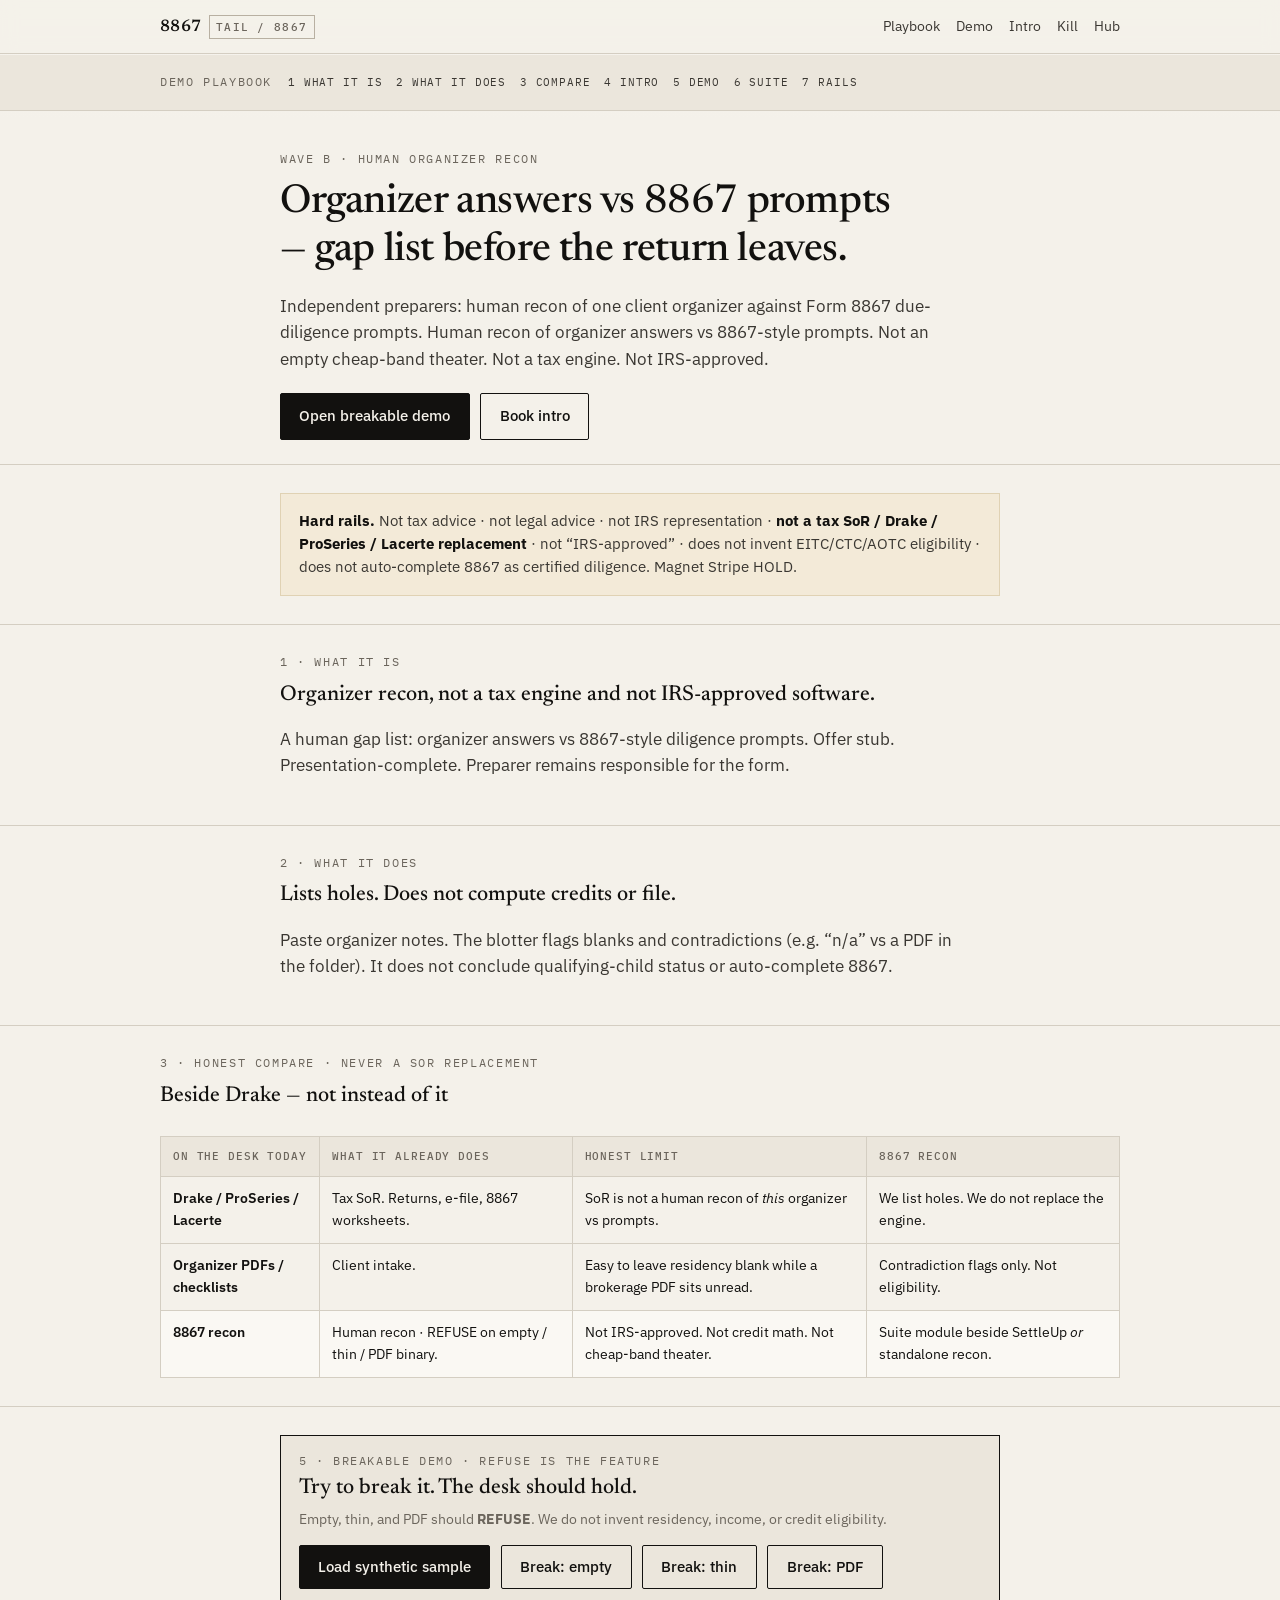
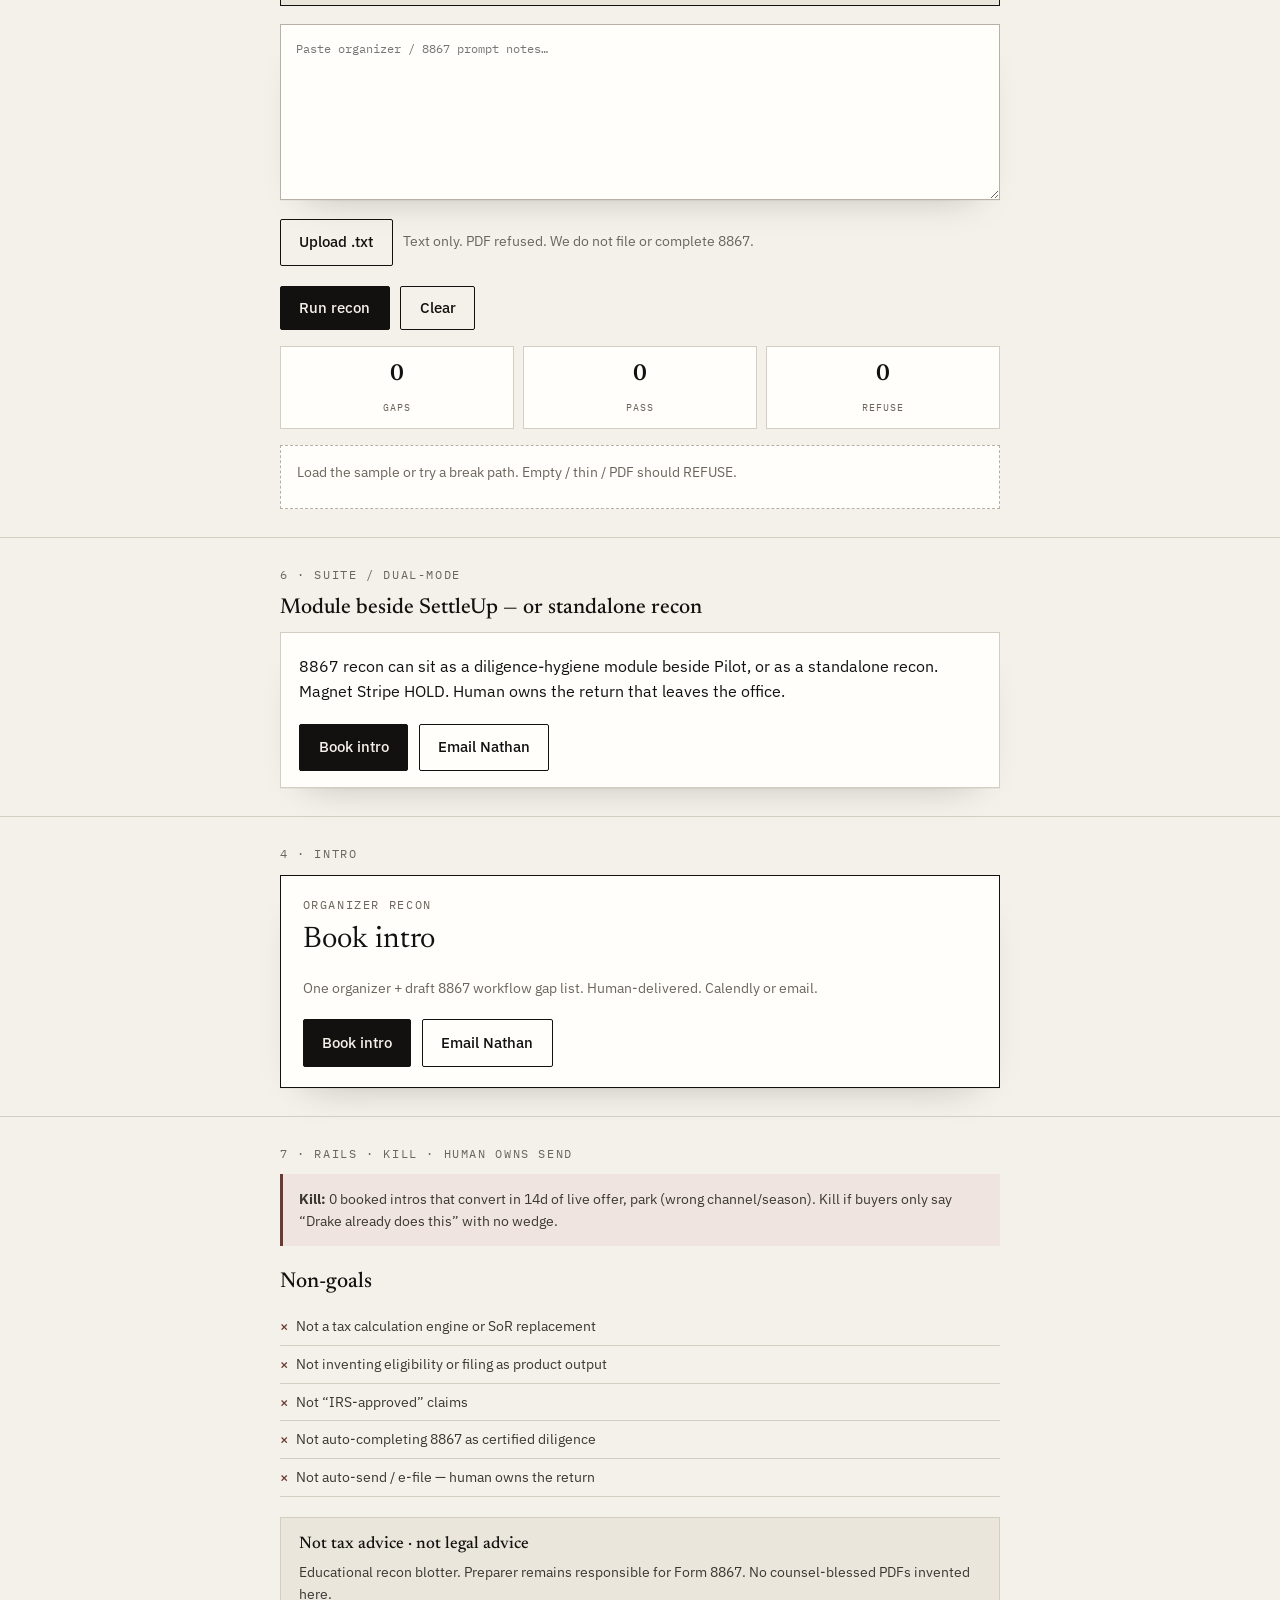
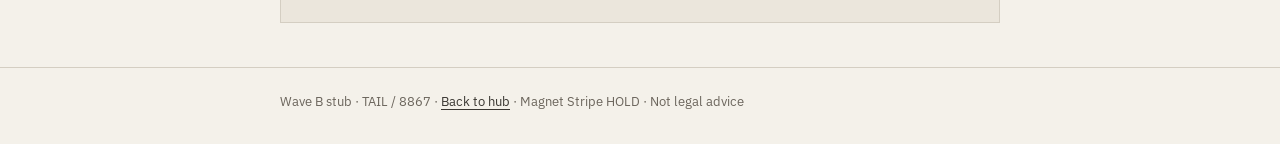
<file: form-8867/index.html>
<!DOCTYPE html>
<html lang="en">
<head>
  <meta charset="utf-8" />
  <meta name="viewport" content="width=device-width, initial-scale=1, viewport-fit=cover" />
  <meta name="theme-color" content="#12110f" />
  <title>8867 — Organizer recon vs Form 8867 (offer stub)</title>
  <meta name="description" content="Form 8867 organizer recon with gap sample. Book intro. Not tax advice. Not a tax engine." />
  <link rel="stylesheet" href="../assets/ink.css" />
</head>
<body>
  <header class="site-header">
    <div class="inner">
      <a class="mark" href="../index.html">8867 <span class="code">TAIL / 8867</span></a>
      <nav class="nav" aria-label="Primary">
        <a href="#playbook">Playbook</a>
        <a href="#demo">Demo</a>
        <a href="#pricing">Intro</a>
        <a href="#kill">Kill</a>
        <a href="../index.html">Hub</a>
      </nav>
    </div>
  </header>
  <div class="playbook-bar" id="playbook">
    <div class="inner">
      <p class="eyebrow">Demo Playbook</p>
      <nav class="playbook-links" aria-label="Demo Playbook">
        <a href="#what">1 What it is</a>
        <a href="#does">2 What it does</a>
        <a href="#compare">3 Compare</a>
        <a href="#pricing">4 Intro</a>
        <a href="#demo">5 Demo</a>
        <a href="#suite">6 Suite</a>
        <a href="#kill">7 Rails</a>
      </nav>
    </div>
  </div>
  <main>
    <section class="hero">
      <div class="wrap">
        <p class="eyebrow">Wave B · human organizer recon</p>
        <h1>Organizer answers vs 8867 prompts — gap list before the return leaves.</h1>
        <p class="lede">
          Independent preparers: human recon of one client organizer against Form 8867 due-diligence prompts.
          Human recon of organizer answers vs 8867-style prompts. Not an empty cheap-band theater. Not a tax engine. Not IRS-approved.
        </p>
        <div class="btn-row">
          <a class="btn" href="#demo">Open breakable demo</a>
          <a class="btn btn-ghost" href="https://calendly.com/nathanplatter" target="_blank" rel="noopener noreferrer">Book intro</a>
        </div>
      </div>
    </section>
    <section class="section" id="rails">
      <div class="wrap">
        <div class="rail">
          <strong>Hard rails.</strong> Not tax advice · not legal advice · not IRS representation ·
          <strong>not a tax SoR / Drake / ProSeries / Lacerte replacement</strong> · not “IRS-approved” ·
          does not invent EITC/CTC/AOTC eligibility · does not auto-complete 8867 as certified diligence.
          Magnet Stripe HOLD.
        </div>
      </div>
    </section>
    <section class="section" id="what">
      <div class="wrap">
        <p class="eyebrow">1 · What it is</p>
        <h2>Organizer recon, not a tax engine and not IRS-approved software.</h2>
        <p class="lede">A human gap list: organizer answers vs 8867-style diligence prompts. Offer stub. Presentation-complete. Preparer remains responsible for the form.</p>
      </div>
    </section>
    <section class="section" id="does">
      <div class="wrap">
        <p class="eyebrow">2 · What it does</p>
        <h2>Lists holes. Does not compute credits or file.</h2>
        <p class="lede">Paste organizer notes. The blotter flags blanks and contradictions (e.g. “n/a” vs a PDF in the folder). It does not conclude qualifying-child status or auto-complete 8867.</p>
      </div>
    </section>
    <section class="section" id="compare">
      <div class="wrap-wide">
        <p class="eyebrow">3 · Honest compare · never a SoR replacement</p>
        <h2>Beside Drake — not instead of it</h2>
        <div style="overflow-x:auto">
          <table class="compare-table">
            <thead>
              <tr>
                <th scope="col">On the desk today</th>
                <th scope="col">What it already does</th>
                <th scope="col">Honest limit</th>
                <th scope="col">8867 recon</th>
              </tr>
            </thead>
            <tbody>
              <tr>
                <td class="who">Drake / ProSeries / Lacerte</td>
                <td>Tax SoR. Returns, e-file, 8867 worksheets.</td>
                <td>SoR is not a human recon of <em>this</em> organizer vs prompts.</td>
                <td>We list holes. We do not replace the engine.</td>
              </tr>
              <tr>
                <td class="who">Organizer PDFs / checklists</td>
                <td>Client intake.</td>
                <td>Easy to leave residency blank while a brokerage PDF sits unread.</td>
                <td>Contradiction flags only. Not eligibility.</td>
              </tr>
              <tr class="ours">
                <td class="who">8867 recon</td>
                <td>Human recon · REFUSE on empty / thin / PDF binary.</td>
                <td>Not IRS-approved. Not credit math. Not cheap-band theater.</td>
                <td>Suite module beside SettleUp <em>or</em> standalone recon.</td>
              </tr>
            </tbody>
          </table>
        </div>
      </div>
    </section>
    <section class="section" id="demo">
      <div class="wrap">
        <div class="break-callout no-print">
          <p class="eyebrow" style="margin:0 0 0.4rem">5 · Breakable demo · refuse is the feature</p>
          <h2 style="margin-bottom:0.45rem">Try to break it. The desk should hold.</h2>
          <p class="small muted" style="margin:0 0 0.85rem">Empty, thin, and PDF should <strong>REFUSE</strong>. We do not invent residency, income, or credit eligibility.</p>
          <div class="btn-row" style="margin:0">
            <button type="button" class="btn" id="btn-sample">Load synthetic sample</button>
            <button type="button" class="btn btn-ghost" id="btn-break-empty">Break: empty</button>
            <button type="button" class="btn btn-ghost" id="btn-break-thin">Break: thin</button>
            <button type="button" class="btn btn-ghost" id="btn-break-pdf">Break: PDF</button>
          </div>
        </div>
        <textarea class="desk-input" id="desk-input" spellcheck="false" placeholder="Paste organizer / 8867 prompt notes…"></textarea>
        <div class="upload-row no-print">
          <label class="btn btn-ghost file-btn">Upload .txt<input id="desk-file" type="file" accept=".txt,.text,.md,text/plain" /></label>
          <span class="small muted">Text only. PDF refused. We do not file or complete 8867.</span>
        </div>
        <div class="btn-row no-print">
          <button type="button" class="btn" id="btn-run">Run recon</button>
          <button type="button" class="btn btn-ghost" id="btn-clear">Clear</button>
        </div>
        <div class="stats" id="desk-stats" style="margin-top:1rem">
          <div class="stat"><b>0</b><span>Gaps</span></div>
          <div class="stat"><b>0</b><span>Pass</span></div>
          <div class="stat"><b>0</b><span>Refuse</span></div>
        </div>
        <div class="desk-report empty" id="desk-report" aria-live="polite"><span>Load the sample or try a break path. Empty / thin / PDF should REFUSE.</span></div>
      </div>
    </section>
    <section class="section" id="suite">
      <div class="wrap">
        <p class="eyebrow">6 · Suite / dual-mode</p>
        <h2>Module beside SettleUp — or standalone recon</h2>
        <div class="suite-line">
          <p>8867 recon can sit as a diligence-hygiene module beside Pilot, or as a standalone recon. Magnet Stripe HOLD. Human owns the return that leaves the office.</p>
          <div class="btn-row">
            <a class="btn" href="https://calendly.com/nathanplatter" target="_blank" rel="noopener noreferrer">Book intro</a>
            <a class="btn btn-ghost" href="mailto:nathanplatter@gmail.com?subject=8867%20intro">Email Nathan</a>
          </div>
        </div>
      </div>
    </section>
    <section class="section" id="pricing">
      <div class="wrap">
        <p class="eyebrow">4 · Intro</p>
        <div class="price-card">
          <p class="eyebrow" style="margin:0">Organizer recon</p>
          <p class="amount">Book intro</p>
          <p class="small muted">One organizer + draft 8867 workflow gap list. Human-delivered. Calendly or email.</p>
          <div class="btn-row">
            <a class="btn" href="https://calendly.com/nathanplatter" target="_blank" rel="noopener noreferrer">Book intro</a>
            <a class="btn btn-ghost" href="mailto:nathanplatter@gmail.com?subject=8867%20intro">Email Nathan</a>
          </div>
        </div>
      </div>
    </section>
    <section class="section" id="kill">
      <div class="wrap">
        <p class="eyebrow">7 · Rails · kill · human owns send</p>
        <div class="kill"><strong>Kill:</strong> 0 booked intros that convert in 14d of live offer, park (wrong channel/season). Kill if buyers only say “Drake already does this” with no wedge.</div>
        <h2 style="margin-top:1.5rem">Non-goals</h2>
        <ul class="nongoals">
          <li>Not a tax calculation engine or SoR replacement</li>
          <li>Not inventing eligibility or filing as product output</li>
          <li>Not “IRS-approved” claims</li>
          <li>Not auto-completing 8867 as certified diligence</li>
          <li>Not auto-send / e-file — human owns the return</li>
        </ul>
        <div class="disclaimer-box" style="margin-top:1.25rem">
          <h3>Not tax advice · not legal advice</h3>
          <p>Educational recon blotter. Preparer remains responsible for Form 8867. No counsel-blessed PDFs invented here.</p>
        </div>
      </div>
    </section>
  </main>
  <footer class="footer">
    <div class="wrap">Wave B stub · TAIL / 8867 · <a href="../index.html">Back to hub</a> · Magnet Stripe HOLD · Not legal advice</div>
  </footer>
  <script>
    window.WAVEB_DESK = {
      noun: "organizer",
      minChars: 40,
      thin: "EITC yes",
      sample: [
        "Organizer Q: Lived with taxpayer >6 months? → Answer: blank",
        "8867-related diligence prompt (EITC/CTC framing): residency knowledge",
        "→ GAP: no document note / no follow-up logged",
        "Organizer Q: Student Form 1098-T? → Answer: Yes · PDF attached",
        "AOTC/LLC diligence: tuition evidence present on face of sample",
        "Organizer Q: Investment income? → Answer: n/a with brokerage PDF in folder unread",
        "→ GAP: organizer contradicts attachment set"
      ].join("\n"),
      analyze: function (text) {
        var t = text.toLowerCase();
        var rows = [];
        if (/blank|residency|6 months|lived with/.test(t)) {
          rows.push({ kind: "gap", title: "Residency answer blank or thin", body: "Organizer leaves >6 months blank or unlogged. Recon flags missing follow-up — does not conclude qualifying child status.", cite: "RECON · RESIDENCY" });
        }
        if (/n\/a/.test(t) && /brokerage|pdf|attachment|unread|contradict/.test(t)) {
          rows.push({ kind: "gap", title: "Investment “n/a” vs attachment present", body: "Contradiction between checkbox and folder. Human preparer resolves; recon only lists the hole.", cite: "RECON · INCOME" });
        }
        if (/1098-t|tuition/.test(t) && /yes|attached|present/.test(t)) {
          rows.push({ kind: "pass", title: "1098-T present when claimed", body: "Sample shows tuition evidence when organizer says yes. Presence ≠ credit computation.", cite: "RECON · EDU" });
        }
        if (!rows.length && /8867|eitc|organizer/.test(t)) {
          rows.push({ kind: "gap", title: "No structured answers spotted", body: "Heuristic cannot pair prompts to answers. Human owns the recon. We do not invent a clean 8867.", cite: "RECON · THIN" });
        }
        return rows;
      }
    };
  </script>
  <script src="../assets/desk.js"></script>
</body>
</html>
</file>
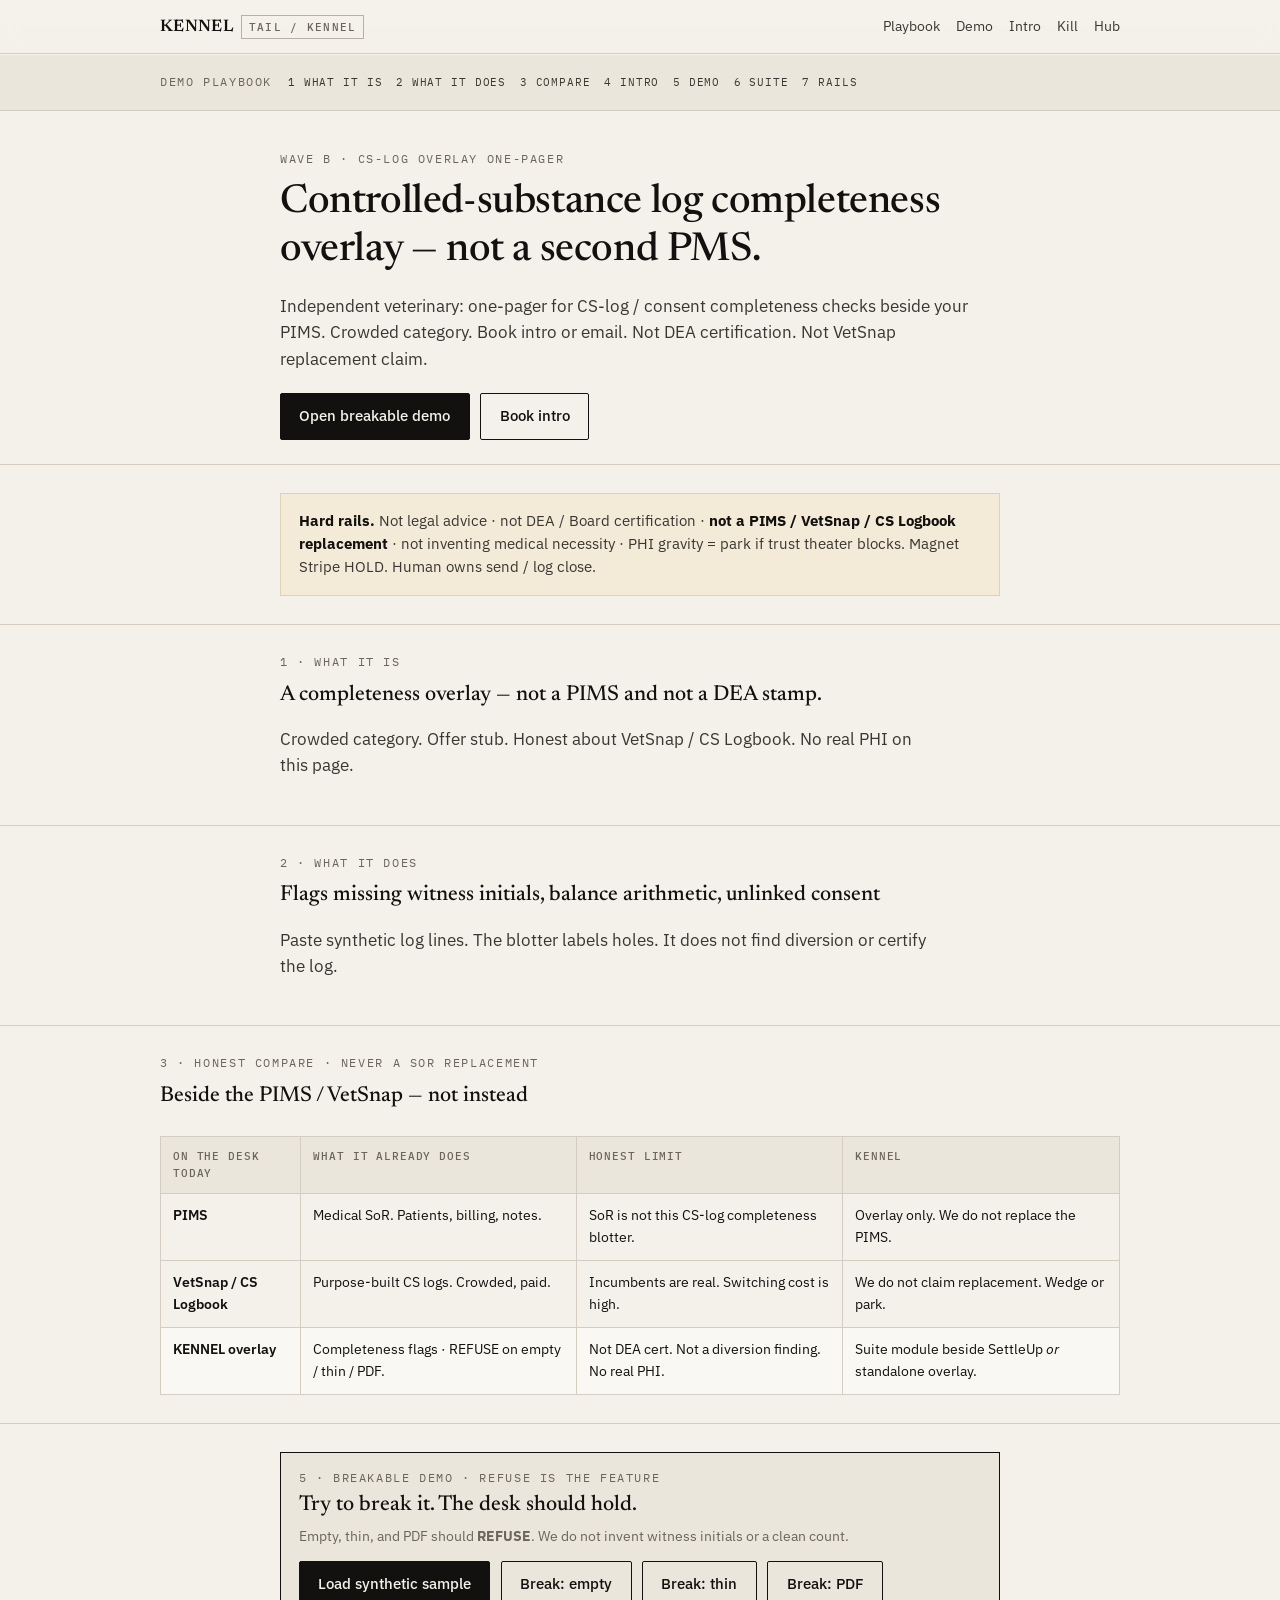
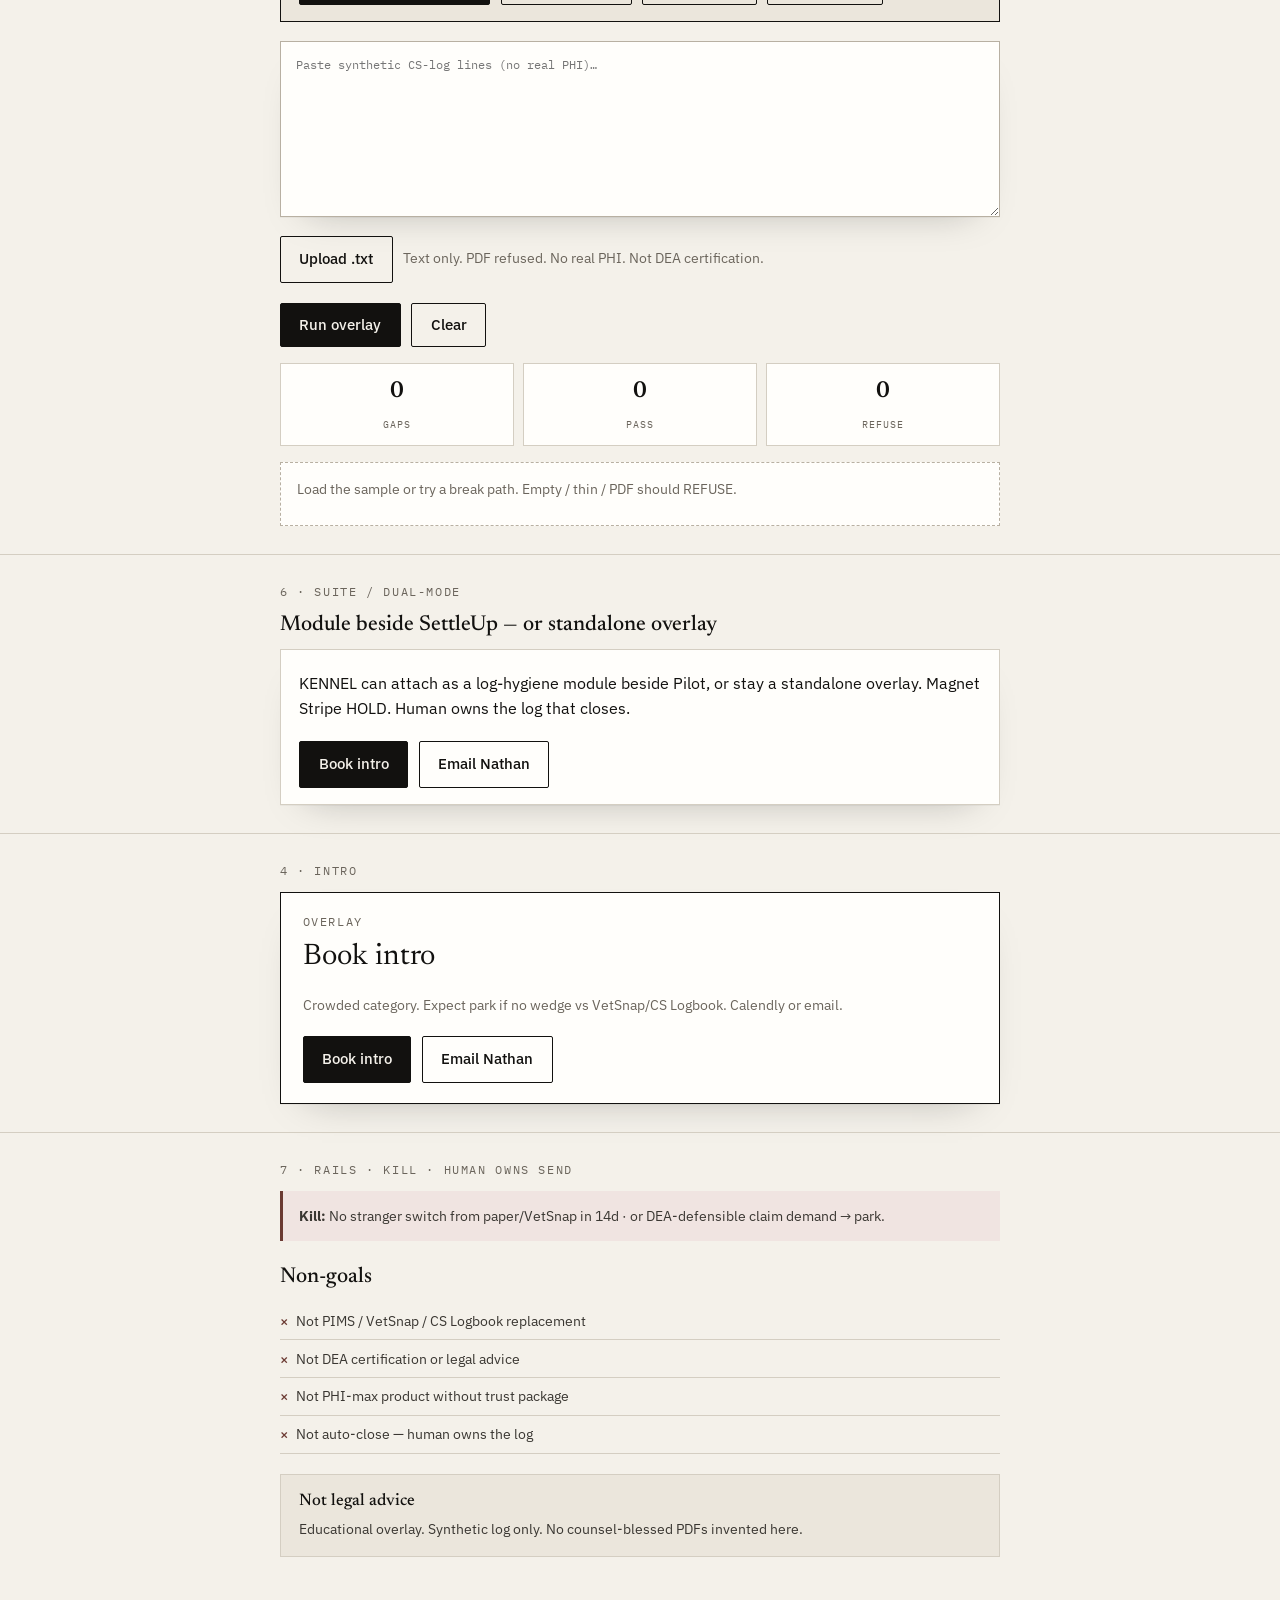
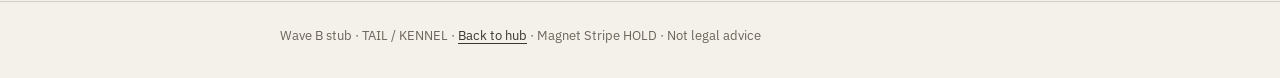
<file: kennel/index.html>
<!DOCTYPE html>
<html lang="en">
<head>
  <meta charset="utf-8" />
  <meta name="viewport" content="width=device-width, initial-scale=1, viewport-fit=cover" />
  <meta name="theme-color" content="#12110f" />
  <title>KENNEL — CS-log overlay (offer stub)</title>
  <meta name="description" content="Veterinary CS-log overlay one-pager. Book intro. Not PIMS replacement. Not legal advice." />
  <link rel="stylesheet" href="../assets/ink.css" />
</head>
<body>
  <header class="site-header">
    <div class="inner">
      <a class="mark" href="../index.html">KENNEL <span class="code">TAIL / KENNEL</span></a>
      <nav class="nav" aria-label="Primary">
        <a href="#playbook">Playbook</a>
        <a href="#demo">Demo</a>
        <a href="#pricing">Intro</a>
        <a href="#kill">Kill</a>
        <a href="../index.html">Hub</a>
      </nav>
    </div>
  </header>
  <div class="playbook-bar" id="playbook">
    <div class="inner">
      <p class="eyebrow">Demo Playbook</p>
      <nav class="playbook-links" aria-label="Demo Playbook">
        <a href="#what">1 What it is</a>
        <a href="#does">2 What it does</a>
        <a href="#compare">3 Compare</a>
        <a href="#pricing">4 Intro</a>
        <a href="#demo">5 Demo</a>
        <a href="#suite">6 Suite</a>
        <a href="#kill">7 Rails</a>
      </nav>
    </div>
  </div>
  <main>
    <section class="hero">
      <div class="wrap">
        <p class="eyebrow">Wave B · CS-log overlay one-pager</p>
        <h1>Controlled-substance log completeness overlay — not a second PMS.</h1>
        <p class="lede">
          Independent veterinary: one-pager for CS-log / consent completeness checks beside your PIMS.
          Crowded category. Book intro or email. Not DEA certification. Not VetSnap replacement claim.
        </p>
        <div class="btn-row">
          <a class="btn" href="#demo">Open breakable demo</a>
          <a class="btn btn-ghost" href="https://calendly.com/nathanplatter" target="_blank" rel="noopener noreferrer">Book intro</a>
        </div>
      </div>
    </section>
    <section class="section" id="rails">
      <div class="wrap">
        <div class="rail">
          <strong>Hard rails.</strong> Not legal advice · not DEA / Board certification ·
          <strong>not a PIMS / VetSnap / CS Logbook replacement</strong> · not inventing medical necessity · PHI gravity = park if trust theater blocks.
          Magnet Stripe HOLD. Human owns send / log close.
        </div>
      </div>
    </section>
    <section class="section" id="what">
      <div class="wrap">
        <p class="eyebrow">1 · What it is</p>
        <h2>A completeness overlay — not a PIMS and not a DEA stamp.</h2>
        <p class="lede">Crowded category. Offer stub. Honest about VetSnap / CS Logbook. No real PHI on this page.</p>
      </div>
    </section>
    <section class="section" id="does">
      <div class="wrap">
        <p class="eyebrow">2 · What it does</p>
        <h2>Flags missing witness initials, balance arithmetic, unlinked consent</h2>
        <p class="lede">Paste synthetic log lines. The blotter labels holes. It does not find diversion or certify the log.</p>
      </div>
    </section>
    <section class="section" id="compare">
      <div class="wrap-wide">
        <p class="eyebrow">3 · Honest compare · never a SoR replacement</p>
        <h2>Beside the PIMS / VetSnap — not instead</h2>
        <div style="overflow-x:auto">
          <table class="compare-table">
            <thead>
              <tr>
                <th scope="col">On the desk today</th>
                <th scope="col">What it already does</th>
                <th scope="col">Honest limit</th>
                <th scope="col">KENNEL</th>
              </tr>
            </thead>
            <tbody>
              <tr>
                <td class="who">PIMS</td>
                <td>Medical SoR. Patients, billing, notes.</td>
                <td>SoR is not this CS-log completeness blotter.</td>
                <td>Overlay only. We do not replace the PIMS.</td>
              </tr>
              <tr>
                <td class="who">VetSnap / CS Logbook</td>
                <td>Purpose-built CS logs. Crowded, paid.</td>
                <td>Incumbents are real. Switching cost is high.</td>
                <td>We do not claim replacement. Wedge or park.</td>
              </tr>
              <tr class="ours">
                <td class="who">KENNEL overlay</td>
                <td>Completeness flags · REFUSE on empty / thin / PDF.</td>
                <td>Not DEA cert. Not a diversion finding. No real PHI.</td>
                <td>Suite module beside SettleUp <em>or</em> standalone overlay.</td>
              </tr>
            </tbody>
          </table>
        </div>
      </div>
    </section>
    <section class="section" id="demo">
      <div class="wrap">
        <div class="break-callout no-print">
          <p class="eyebrow" style="margin:0 0 0.4rem">5 · Breakable demo · refuse is the feature</p>
          <h2 style="margin-bottom:0.45rem">Try to break it. The desk should hold.</h2>
          <p class="small muted" style="margin:0 0 0.85rem">Empty, thin, and PDF should <strong>REFUSE</strong>. We do not invent witness initials or a clean count.</p>
          <div class="btn-row" style="margin:0">
            <button type="button" class="btn" id="btn-sample">Load synthetic sample</button>
            <button type="button" class="btn btn-ghost" id="btn-break-empty">Break: empty</button>
            <button type="button" class="btn btn-ghost" id="btn-break-thin">Break: thin</button>
            <button type="button" class="btn btn-ghost" id="btn-break-pdf">Break: PDF</button>
          </div>
        </div>
        <textarea class="desk-input" id="desk-input" spellcheck="false" placeholder="Paste synthetic CS-log lines (no real PHI)…"></textarea>
        <div class="upload-row no-print">
          <label class="btn btn-ghost file-btn">Upload .txt<input id="desk-file" type="file" accept=".txt,.text,.md,text/plain" /></label>
          <span class="small muted">Text only. PDF refused. No real PHI. Not DEA certification.</span>
        </div>
        <div class="btn-row no-print">
          <button type="button" class="btn" id="btn-run">Run overlay</button>
          <button type="button" class="btn btn-ghost" id="btn-clear">Clear</button>
        </div>
        <div class="stats" id="desk-stats" style="margin-top:1rem">
          <div class="stat"><b>0</b><span>Gaps</span></div>
          <div class="stat"><b>0</b><span>Pass</span></div>
          <div class="stat"><b>0</b><span>Refuse</span></div>
        </div>
        <div class="desk-report empty" id="desk-report" aria-live="polite"><span>Load the sample or try a break path. Empty / thin / PDF should REFUSE.</span></div>
      </div>
    </section>
    <section class="section" id="suite">
      <div class="wrap">
        <p class="eyebrow">6 · Suite / dual-mode</p>
        <h2>Module beside SettleUp — or standalone overlay</h2>
        <div class="suite-line">
          <p>KENNEL can attach as a log-hygiene module beside Pilot, or stay a standalone overlay. Magnet Stripe HOLD. Human owns the log that closes.</p>
          <div class="btn-row">
            <a class="btn" href="https://calendly.com/nathanplatter" target="_blank" rel="noopener noreferrer">Book intro</a>
            <a class="btn btn-ghost" href="mailto:nathanplatter@gmail.com?subject=KENNEL%20intro">Email Nathan</a>
          </div>
        </div>
      </div>
    </section>
    <section class="section" id="pricing">
      <div class="wrap">
        <p class="eyebrow">4 · Intro</p>
        <div class="price-card">
          <p class="eyebrow" style="margin:0">Overlay</p>
          <p class="amount">Book intro</p>
          <p class="small muted">Crowded category. Expect park if no wedge vs VetSnap/CS Logbook. Calendly or email.</p>
          <div class="btn-row">
            <a class="btn" href="https://calendly.com/nathanplatter" target="_blank" rel="noopener noreferrer">Book intro</a>
            <a class="btn btn-ghost" href="mailto:nathanplatter@gmail.com?subject=KENNEL%20intro">Email Nathan</a>
          </div>
        </div>
      </div>
    </section>
    <section class="section" id="kill">
      <div class="wrap">
        <p class="eyebrow">7 · Rails · kill · human owns send</p>
        <div class="kill"><strong>Kill:</strong> No stranger switch from paper/VetSnap in 14d · or DEA-defensible claim demand → park.</div>
        <h2 style="margin-top:1.5rem">Non-goals</h2>
        <ul class="nongoals">
          <li>Not PIMS / VetSnap / CS Logbook replacement</li>
          <li>Not DEA certification or legal advice</li>
          <li>Not PHI-max product without trust package</li>
          <li>Not auto-close — human owns the log</li>
        </ul>
        <div class="disclaimer-box" style="margin-top:1.25rem">
          <h3>Not legal advice</h3>
          <p>Educational overlay. Synthetic log only. No counsel-blessed PDFs invented here.</p>
        </div>
      </div>
    </section>
  </main>
  <footer class="footer">
    <div class="wrap">Wave B stub · TAIL / KENNEL · <a href="../index.html">Back to hub</a> · Magnet Stripe HOLD · Not legal advice</div>
  </footer>
  <script>
    window.WAVEB_DESK = {
      noun: "log",
      minChars: 40,
      thin: "count 20",
      sample: [
        "Drug: Hydromorphone 2mg/ml · Bottle #SYN-441",
        "Opening count: 20",
        "Dose / patient / date lines: 2 doses missing witness initials",
        "Running balance: arithmetic off by 1 vs count",
        "Consent form on file for last dose patient: checkbox yes · PDF not linked in sample",
        "Wastage / reverse distribution: n/a on sample window"
      ].join("\n"),
      analyze: function (text) {
        var t = text.toLowerCase();
        var rows = [];
        if (/witness/.test(t) && /missing/.test(t)) {
          rows.push({ kind: "gap", title: "Witness initials missing", body: "Dose lines lack witness initials on sample. Overlay flag only — clinic SOP / counsel owns compliance claims.", cite: "OVERLAY · WITNESS" });
        }
        if (/arithmetic|off by|balance/.test(t)) {
          rows.push({ kind: "gap", title: "Balance arithmetic mismatch", body: "Running balance ≠ physical count on sample. Not a diversion finding.", cite: "OVERLAY · COUNT" });
        }
        if (/consent/.test(t) && /not linked|checkbox/.test(t)) {
          rows.push({ kind: "gap", title: "Consent claimed but not linked", body: "Checkbox yes · PDF not linked in sample. Overlay only — not a medical-record SoR.", cite: "OVERLAY · CONSENT" });
        }
        if (/opening count|20/.test(t)) {
          rows.push({ kind: "pass", title: "Opening count present", body: "An opening count is stated. Accuracy is the clinic’s physical count — not verified here.", cite: "OVERLAY · OPEN" });
        }
        return rows;
      }
    };
  </script>
  <script src="../assets/desk.js"></script>
</body>
</html>
</file>
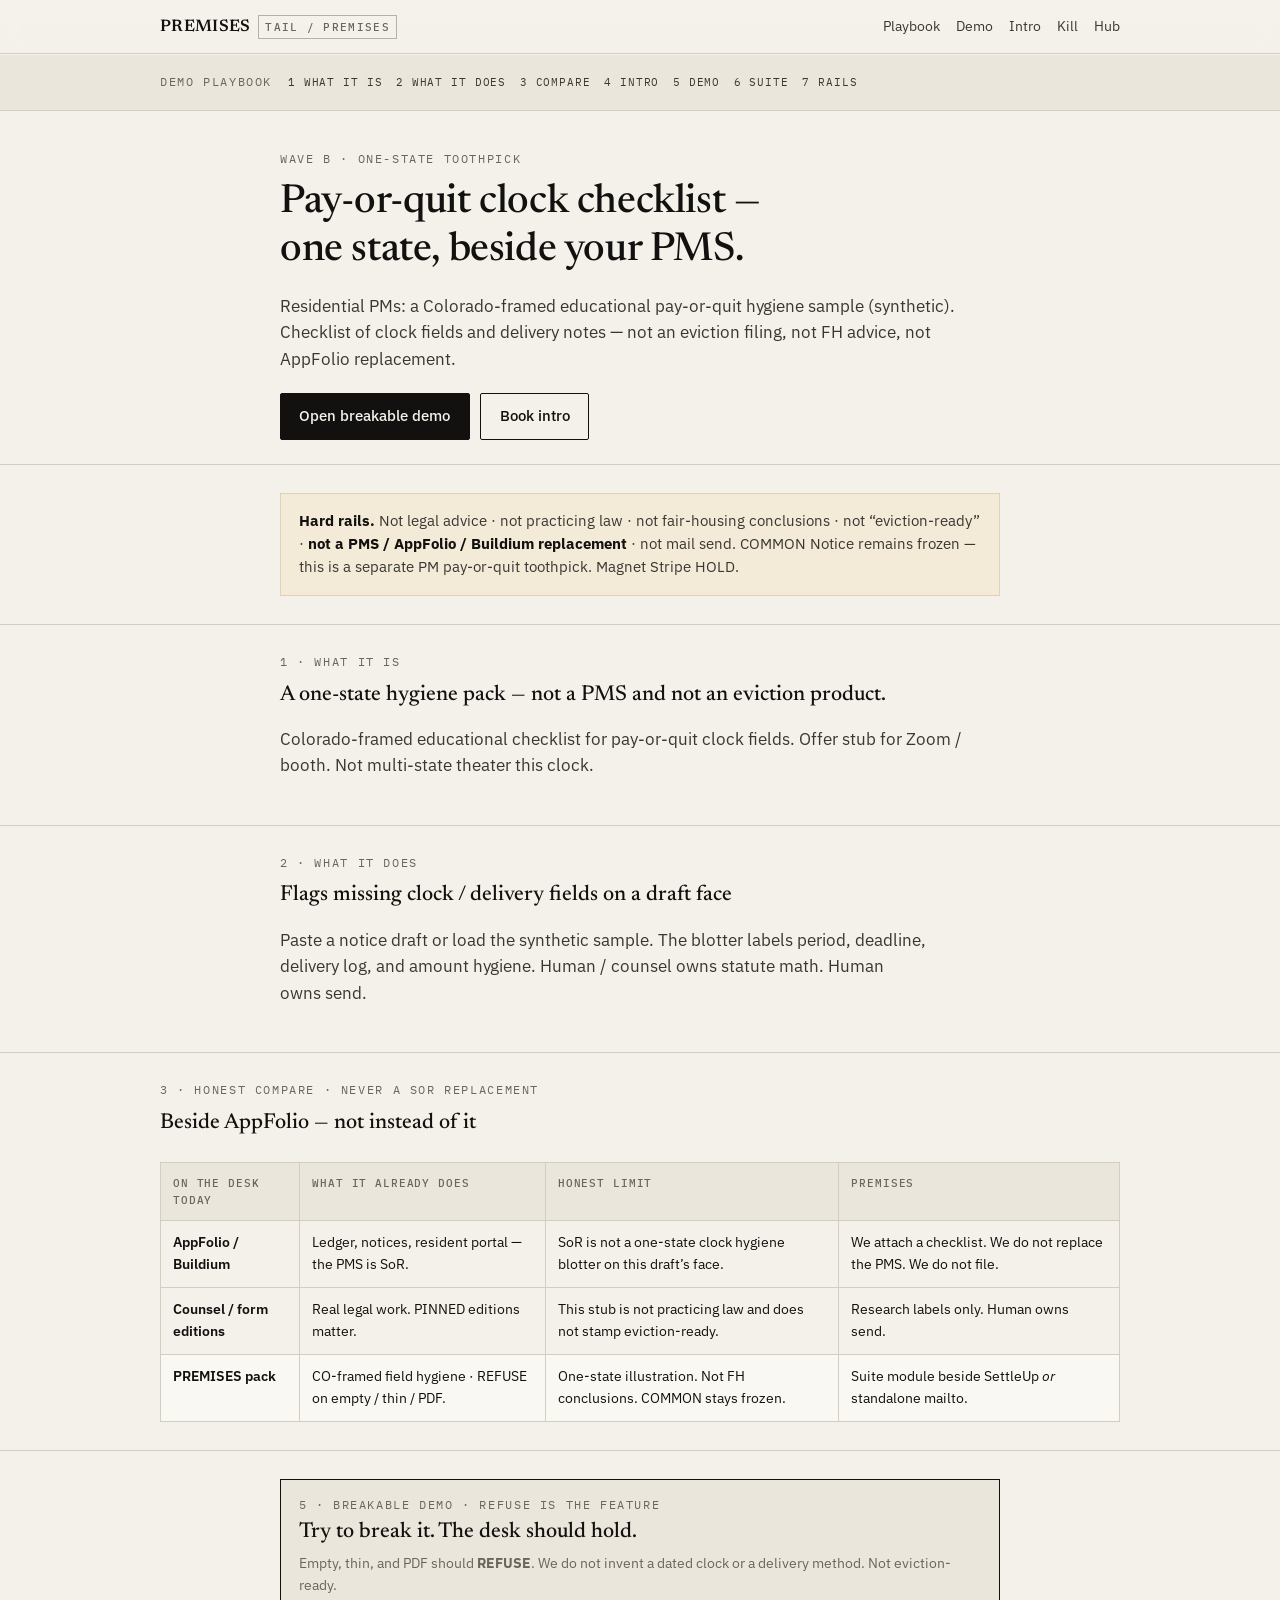
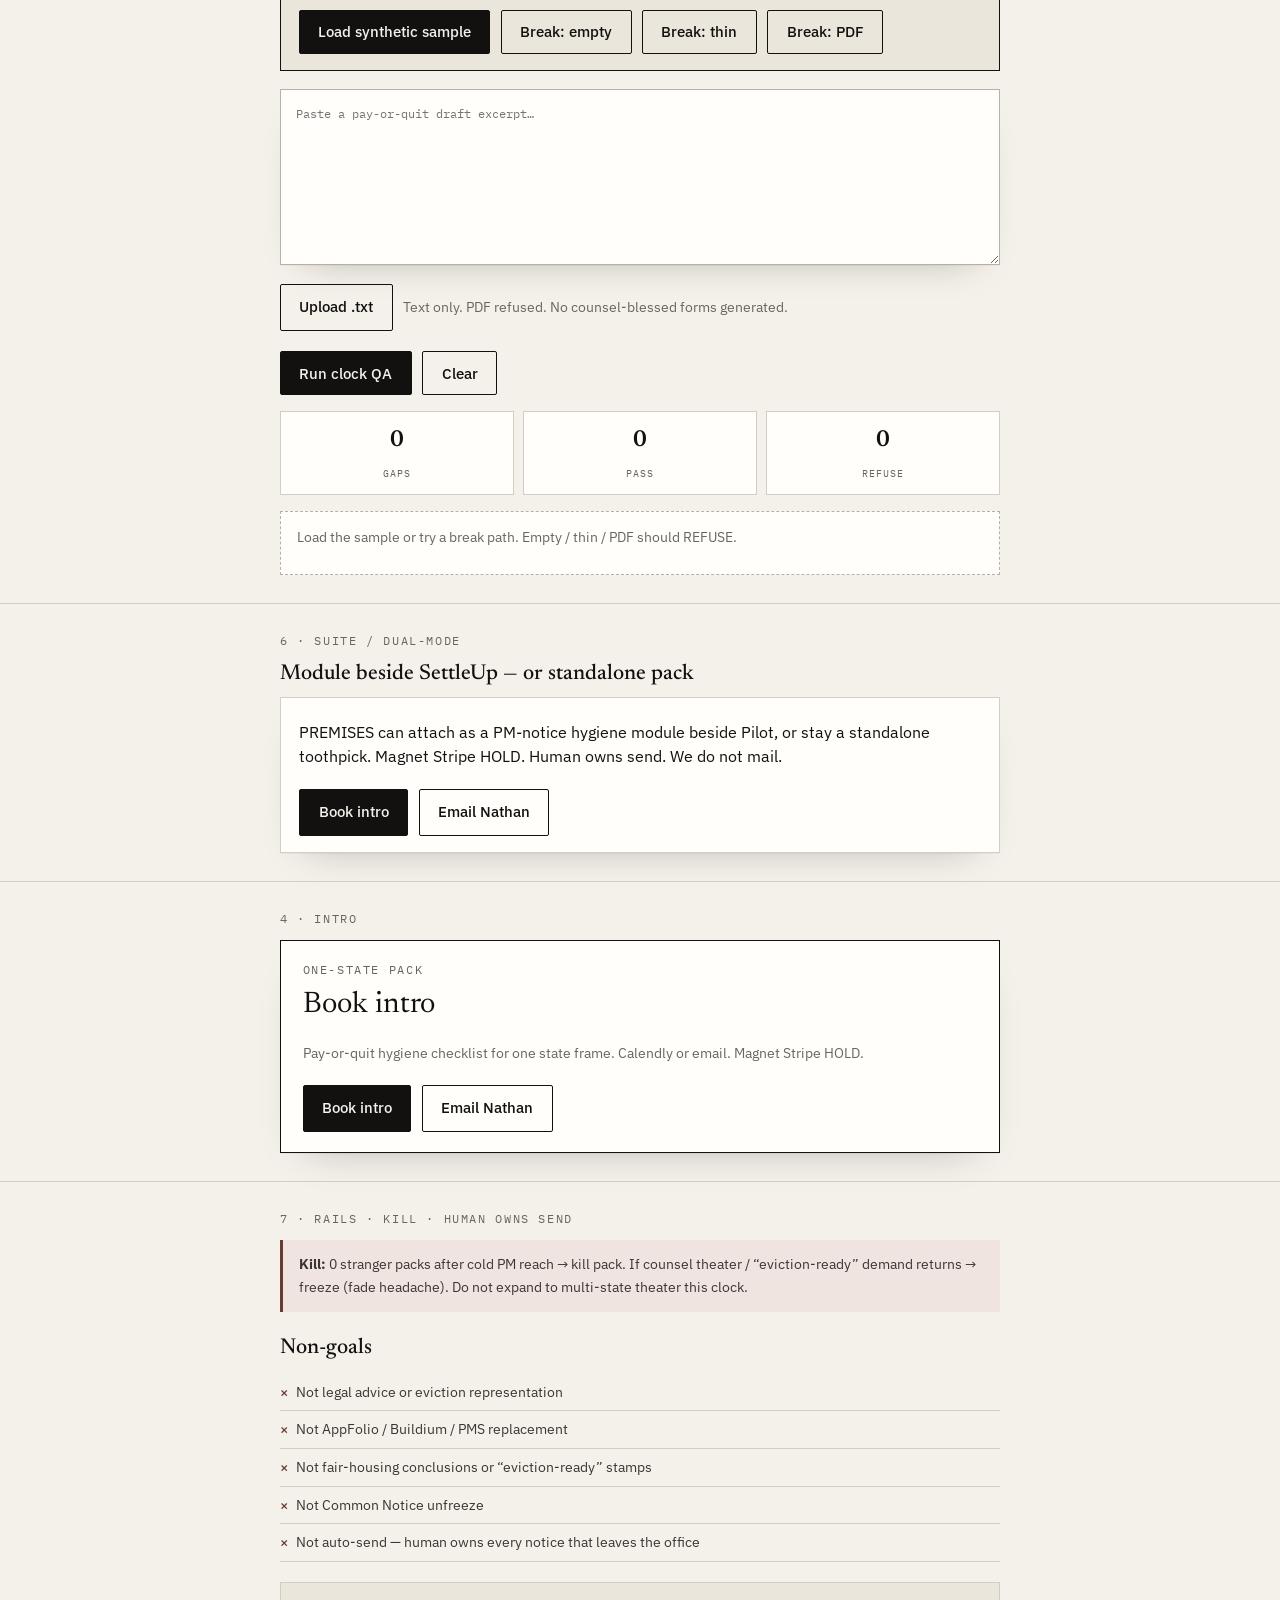
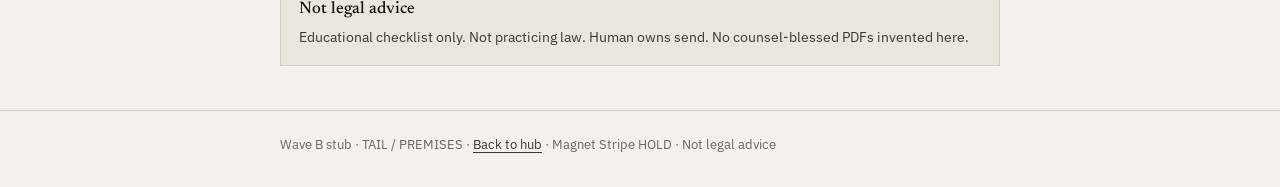
<file: premises/index.html>
<!DOCTYPE html>
<html lang="en">
<head>
  <meta charset="utf-8" />
  <meta name="viewport" content="width=device-width, initial-scale=1, viewport-fit=cover" />
  <meta name="theme-color" content="#12110f" />
  <title>PREMISES — One-state pay-or-quit pack (offer stub)</title>
  <meta name="description" content="Colorado-framed pay-or-quit hygiene sample. Book intro. Not legal advice. Not PMS replacement." />
  <link rel="stylesheet" href="../assets/ink.css" />
</head>
<body>
  <header class="site-header">
    <div class="inner">
      <a class="mark" href="../index.html">PREMISES <span class="code">TAIL / PREMISES</span></a>
      <nav class="nav" aria-label="Primary">
        <a href="#playbook">Playbook</a>
        <a href="#demo">Demo</a>
        <a href="#pricing">Intro</a>
        <a href="#kill">Kill</a>
        <a href="../index.html">Hub</a>
      </nav>
    </div>
  </header>
  <div class="playbook-bar" id="playbook">
    <div class="inner">
      <p class="eyebrow">Demo Playbook</p>
      <nav class="playbook-links" aria-label="Demo Playbook">
        <a href="#what">1 What it is</a>
        <a href="#does">2 What it does</a>
        <a href="#compare">3 Compare</a>
        <a href="#pricing">4 Intro</a>
        <a href="#demo">5 Demo</a>
        <a href="#suite">6 Suite</a>
        <a href="#kill">7 Rails</a>
      </nav>
    </div>
  </div>
  <main>
    <section class="hero">
      <div class="wrap">
        <p class="eyebrow">Wave B · one-state toothpick</p>
        <h1>Pay-or-quit clock checklist — one state, beside your PMS.</h1>
        <p class="lede">
          Residential PMs: a Colorado-framed educational pay-or-quit hygiene sample (synthetic).
          Checklist of clock fields and delivery notes — not an eviction filing, not FH advice, not AppFolio replacement.
        </p>
        <div class="btn-row">
          <a class="btn" href="#demo">Open breakable demo</a>
          <a class="btn btn-ghost" href="https://calendly.com/nathanplatter" target="_blank" rel="noopener noreferrer">Book intro</a>
        </div>
      </div>
    </section>
    <section class="section" id="rails">
      <div class="wrap">
        <div class="rail">
          <strong>Hard rails.</strong> Not legal advice · not practicing law · not fair-housing conclusions ·
          not “eviction-ready” · <strong>not a PMS / AppFolio / Buildium replacement</strong> · not mail send.
          COMMON Notice remains frozen — this is a separate PM pay-or-quit toothpick. Magnet Stripe HOLD.
        </div>
      </div>
    </section>
    <section class="section" id="what">
      <div class="wrap">
        <p class="eyebrow">1 · What it is</p>
        <h2>A one-state hygiene pack — not a PMS and not an eviction product.</h2>
        <p class="lede">Colorado-framed educational checklist for pay-or-quit clock fields. Offer stub for Zoom / booth. Not multi-state theater this clock.</p>
      </div>
    </section>
    <section class="section" id="does">
      <div class="wrap">
        <p class="eyebrow">2 · What it does</p>
        <h2>Flags missing clock / delivery fields on a draft face</h2>
        <p class="lede">Paste a notice draft or load the synthetic sample. The blotter labels period, deadline, delivery log, and amount hygiene. Human / counsel owns statute math. Human owns send.</p>
      </div>
    </section>
    <section class="section" id="compare">
      <div class="wrap-wide">
        <p class="eyebrow">3 · Honest compare · never a SoR replacement</p>
        <h2>Beside AppFolio — not instead of it</h2>
        <div style="overflow-x:auto">
          <table class="compare-table">
            <thead>
              <tr>
                <th scope="col">On the desk today</th>
                <th scope="col">What it already does</th>
                <th scope="col">Honest limit</th>
                <th scope="col">PREMISES</th>
              </tr>
            </thead>
            <tbody>
              <tr>
                <td class="who">AppFolio / Buildium</td>
                <td>Ledger, notices, resident portal — the PMS is SoR.</td>
                <td>SoR is not a one-state clock hygiene blotter on this draft’s face.</td>
                <td>We attach a checklist. We do not replace the PMS. We do not file.</td>
              </tr>
              <tr>
                <td class="who">Counsel / form editions</td>
                <td>Real legal work. PINNED editions matter.</td>
                <td>This stub is not practicing law and does not stamp eviction-ready.</td>
                <td>Research labels only. Human owns send.</td>
              </tr>
              <tr class="ours">
                <td class="who">PREMISES pack</td>
                <td>CO-framed field hygiene · REFUSE on empty / thin / PDF.</td>
                <td>One-state illustration. Not FH conclusions. COMMON stays frozen.</td>
                <td>Suite module beside SettleUp <em>or</em> standalone mailto.</td>
              </tr>
            </tbody>
          </table>
        </div>
      </div>
    </section>
    <section class="section" id="demo">
      <div class="wrap">
        <div class="break-callout no-print">
          <p class="eyebrow" style="margin:0 0 0.4rem">5 · Breakable demo · refuse is the feature</p>
          <h2 style="margin-bottom:0.45rem">Try to break it. The desk should hold.</h2>
          <p class="small muted" style="margin:0 0 0.85rem">Empty, thin, and PDF should <strong>REFUSE</strong>. We do not invent a dated clock or a delivery method. Not eviction-ready.</p>
          <div class="btn-row" style="margin:0">
            <button type="button" class="btn" id="btn-sample">Load synthetic sample</button>
            <button type="button" class="btn btn-ghost" id="btn-break-empty">Break: empty</button>
            <button type="button" class="btn btn-ghost" id="btn-break-thin">Break: thin</button>
            <button type="button" class="btn btn-ghost" id="btn-break-pdf">Break: PDF</button>
          </div>
        </div>
        <textarea class="desk-input" id="desk-input" spellcheck="false" placeholder="Paste a pay-or-quit draft excerpt…"></textarea>
        <div class="upload-row no-print">
          <label class="btn btn-ghost file-btn">Upload .txt<input id="desk-file" type="file" accept=".txt,.text,.md,text/plain" /></label>
          <span class="small muted">Text only. PDF refused. No counsel-blessed forms generated.</span>
        </div>
        <div class="btn-row no-print">
          <button type="button" class="btn" id="btn-run">Run clock QA</button>
          <button type="button" class="btn btn-ghost" id="btn-clear">Clear</button>
        </div>
        <div class="stats" id="desk-stats" style="margin-top:1rem">
          <div class="stat"><b>0</b><span>Gaps</span></div>
          <div class="stat"><b>0</b><span>Pass</span></div>
          <div class="stat"><b>0</b><span>Refuse</span></div>
        </div>
        <div class="desk-report empty" id="desk-report" aria-live="polite"><span>Load the sample or try a break path. Empty / thin / PDF should REFUSE.</span></div>
      </div>
    </section>
    <section class="section" id="suite">
      <div class="wrap">
        <p class="eyebrow">6 · Suite / dual-mode</p>
        <h2>Module beside SettleUp — or standalone pack</h2>
        <div class="suite-line">
          <p>PREMISES can attach as a PM-notice hygiene module beside Pilot, or stay a standalone toothpick. Magnet Stripe HOLD. Human owns send. We do not mail.</p>
          <div class="btn-row">
            <a class="btn" href="https://calendly.com/nathanplatter" target="_blank" rel="noopener noreferrer">Book intro</a>
            <a class="btn btn-ghost" href="mailto:nathanplatter@gmail.com?subject=PREMISES%20intro">Email Nathan</a>
          </div>
        </div>
      </div>
    </section>
    <section class="section" id="pricing">
      <div class="wrap">
        <p class="eyebrow">4 · Intro</p>
        <div class="price-card">
          <p class="eyebrow" style="margin:0">One-state pack</p>
          <p class="amount">Book intro</p>
          <p class="small muted">Pay-or-quit hygiene checklist for one state frame. Calendly or email. Magnet Stripe HOLD.</p>
          <div class="btn-row">
            <a class="btn" href="https://calendly.com/nathanplatter" target="_blank" rel="noopener noreferrer">Book intro</a>
            <a class="btn btn-ghost" href="mailto:nathanplatter@gmail.com?subject=PREMISES%20intro">Email Nathan</a>
          </div>
        </div>
      </div>
    </section>
    <section class="section" id="kill">
      <div class="wrap">
        <p class="eyebrow">7 · Rails · kill · human owns send</p>
        <div class="kill"><strong>Kill:</strong> 0 stranger packs after cold PM reach → kill pack. If counsel theater / “eviction-ready” demand returns → freeze (fade headache). Do not expand to multi-state theater this clock.</div>
        <h2 style="margin-top:1.5rem">Non-goals</h2>
        <ul class="nongoals">
          <li>Not legal advice or eviction representation</li>
          <li>Not AppFolio / Buildium / PMS replacement</li>
          <li>Not fair-housing conclusions or “eviction-ready” stamps</li>
          <li>Not Common Notice unfreeze</li>
          <li>Not auto-send — human owns every notice that leaves the office</li>
        </ul>
        <div class="disclaimer-box" style="margin-top:1.25rem">
          <h3>Not legal advice</h3>
          <p>Educational checklist only. Not practicing law. Human owns send. No counsel-blessed PDFs invented here.</p>
        </div>
      </div>
    </section>
  </main>
  <footer class="footer">
    <div class="wrap">Wave B stub · TAIL / PREMISES · <a href="../index.html">Back to hub</a> · Magnet Stripe HOLD · Not legal advice</div>
  </footer>
  <script>
    window.WAVEB_DESK = {
      noun: "notice",
      minChars: 40,
      thin: "pay now",
      sample: [
        "NOTICE TO PAY RENT OR QUIT — SAMPLE DRAFT",
        "Tenant: J. Doe · Unit 2B · Address on lease: …",
        "Rent claimed: 1,450 (stated)",
        "Period: past due — month/dates not itemized",
        "Cure / quit deadline: immediately — calendar date missing",
        "How delivered: blank · method + date/time not logged",
        "Amount tender / partial: not addressed",
        "Owner / agent signature block: present"
      ].join("\n"),
      analyze: function (text) {
        var t = text.toLowerCase();
        var rows = [];
        if (/past due|not itemized/.test(t) || (!/january|february|march|april|may|june|july|august|september|october|november|december|20\d\d/.test(t) && /period|rent/.test(t))) {
          rows.push({ kind: "gap", title: "Period not itemized", body: "Sample-style ‘past due’ without month/date breakdown. Checklist flag — not a statute conclusion.", cite: "CHECK · PERIOD" });
        }
        if (/immediately|calendar date missing|deadline/.test(t) && !/\b20\d\d-\d\d-\d\d\b/.test(t)) {
          rows.push({ kind: "gap", title: "Deadline lacks calendar date", body: "‘Immediately’ is not a dated clock on the face. Human / counsel owns cure-day math.", cite: "CHECK · CLOCK" });
        }
        if (/blank|not logged|how delivered/.test(t) || !/(hand|mail|post|email|posted|served)/.test(t)) {
          rows.push({ kind: "gap", title: "Delivery method blank or unstated", body: "Attempt/method log missing. Not a claim that any method is legally sufficient.", cite: "CHECK · SERVICE" });
        }
        if (/\$\s*1,?450|1450|rent claimed/.test(t)) {
          rows.push({ kind: "pass", title: "Rent dollar amount stated", body: "Face states a rent figure. Amount accuracy is the PM’s ledger — not verified here.", cite: "CHECK · AMOUNT" });
        }
        if (/signature/.test(t) && /present/.test(t)) {
          rows.push({ kind: "pass", title: "Signature block present", body: "A signature block appears. Validity is counsel / form edition — not this blotter.", cite: "CHECK · SIGN" });
        }
        return rows;
      }
    };
  </script>
  <script src="../assets/desk.js"></script>
</body>
</html>
</file>
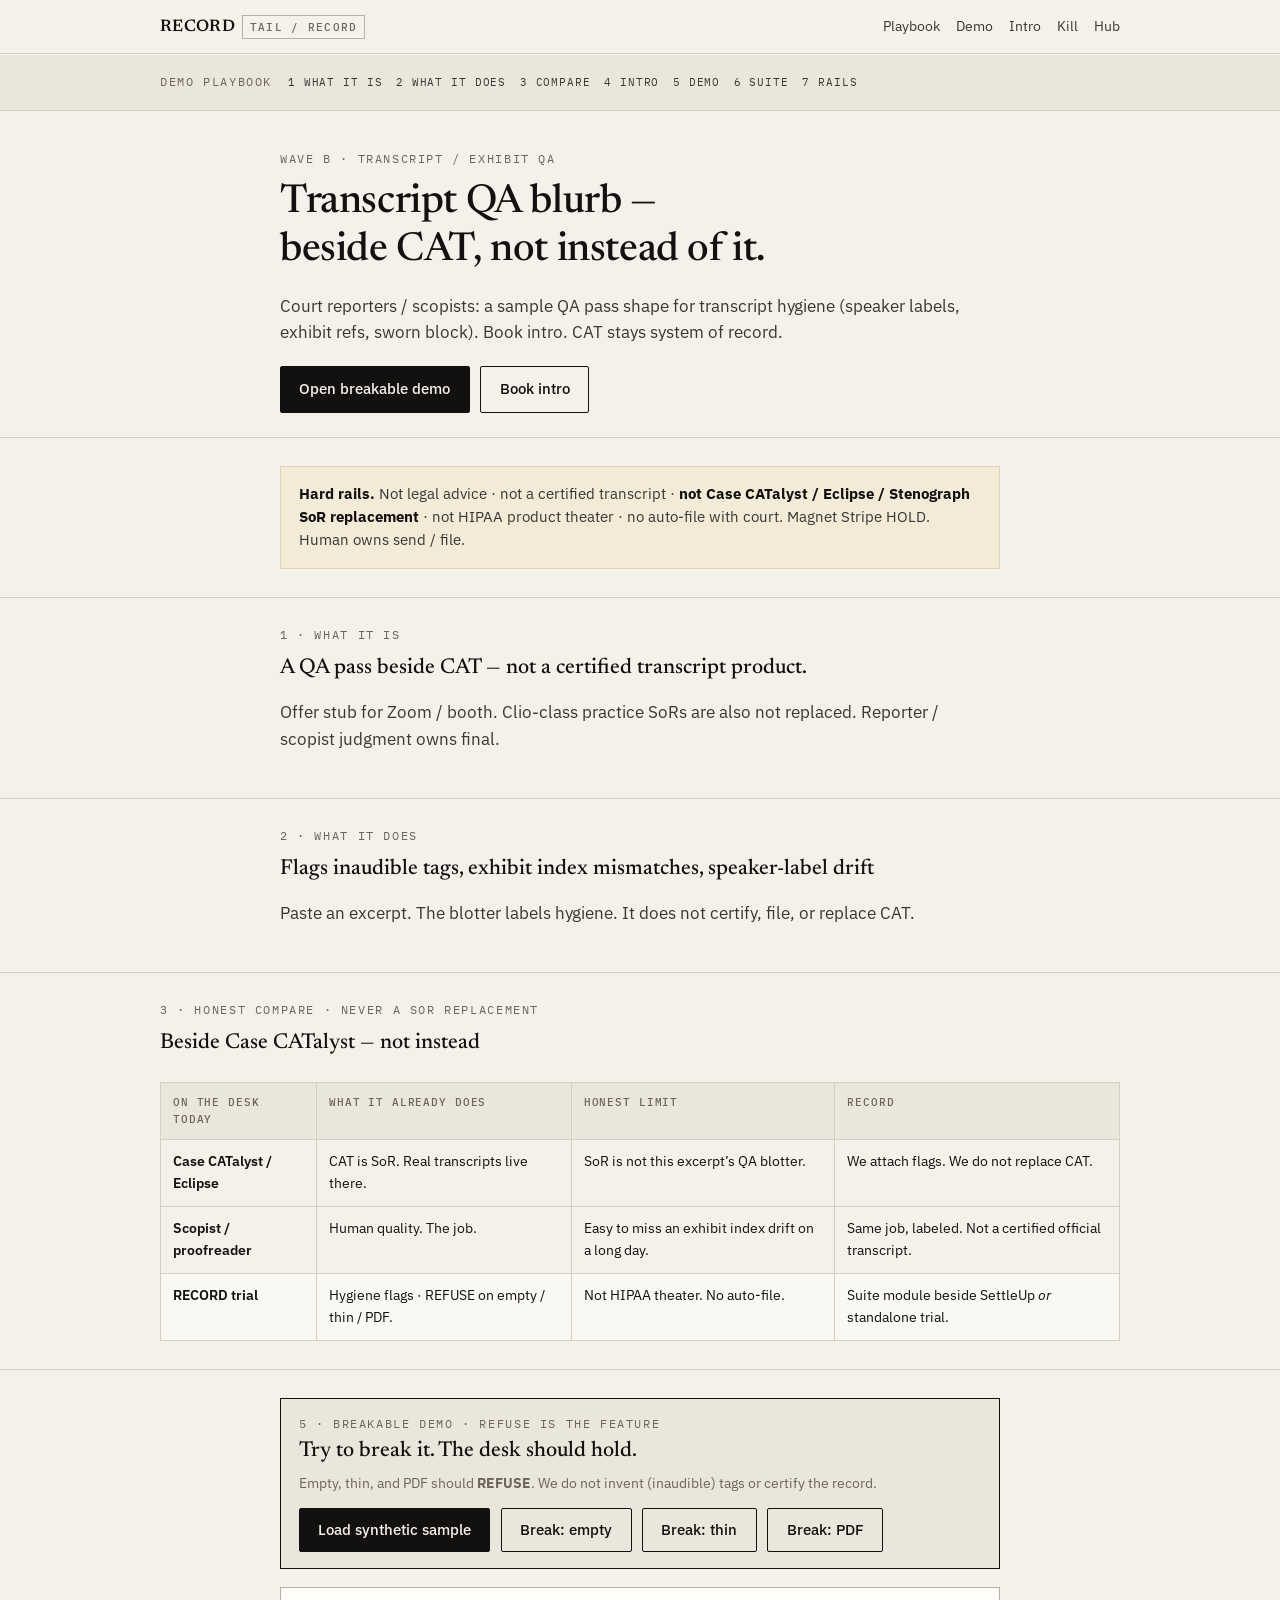
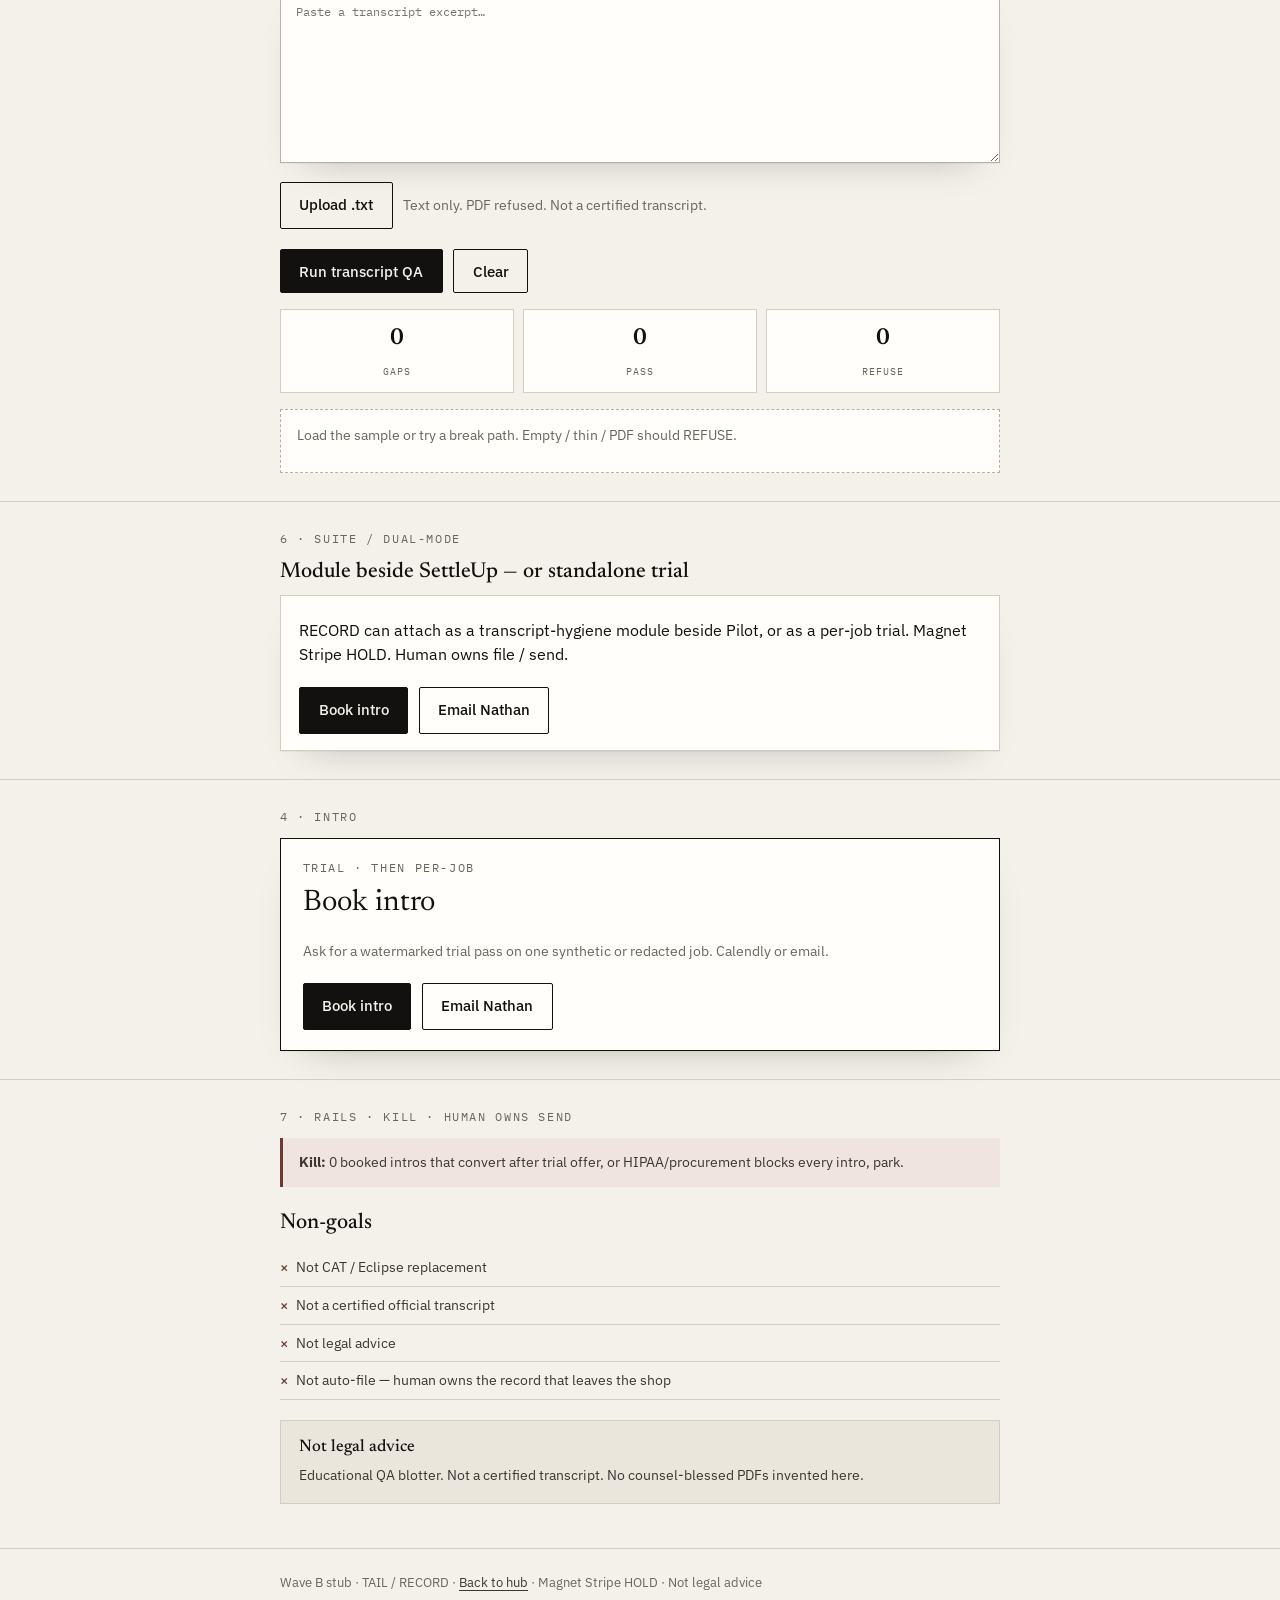
<file: record/index.html>
<!DOCTYPE html>
<html lang="en">
<head>
  <meta charset="utf-8" />
  <meta name="viewport" content="width=device-width, initial-scale=1, viewport-fit=cover" />
  <meta name="theme-color" content="#12110f" />
  <title>RECORD — Transcript QA (offer stub)</title>
  <meta name="description" content="Transcript QA sample blurb. Book intro. Not CAT replacement. Not legal advice." />
  <link rel="stylesheet" href="../assets/ink.css" />
</head>
<body>
  <header class="site-header">
    <div class="inner">
      <a class="mark" href="../index.html">RECORD <span class="code">TAIL / RECORD</span></a>
      <nav class="nav" aria-label="Primary">
        <a href="#playbook">Playbook</a>
        <a href="#demo">Demo</a>
        <a href="#pricing">Intro</a>
        <a href="#kill">Kill</a>
        <a href="../index.html">Hub</a>
      </nav>
    </div>
  </header>
  <div class="playbook-bar" id="playbook">
    <div class="inner">
      <p class="eyebrow">Demo Playbook</p>
      <nav class="playbook-links" aria-label="Demo Playbook">
        <a href="#what">1 What it is</a>
        <a href="#does">2 What it does</a>
        <a href="#compare">3 Compare</a>
        <a href="#pricing">4 Intro</a>
        <a href="#demo">5 Demo</a>
        <a href="#suite">6 Suite</a>
        <a href="#kill">7 Rails</a>
      </nav>
    </div>
  </div>
  <main>
    <section class="hero">
      <div class="wrap">
        <p class="eyebrow">Wave B · transcript / exhibit QA</p>
        <h1>Transcript QA blurb — beside CAT, not instead of it.</h1>
        <p class="lede">
          Court reporters / scopists: a sample QA pass shape for transcript hygiene (speaker labels, exhibit refs, sworn block).
          Book intro. CAT stays system of record.
        </p>
        <div class="btn-row">
          <a class="btn" href="#demo">Open breakable demo</a>
          <a class="btn btn-ghost" href="https://calendly.com/nathanplatter" target="_blank" rel="noopener noreferrer">Book intro</a>
        </div>
      </div>
    </section>
    <section class="section" id="rails">
      <div class="wrap">
        <div class="rail">
          <strong>Hard rails.</strong> Not legal advice · not a certified transcript ·
          <strong>not Case CATalyst / Eclipse / Stenograph SoR replacement</strong> · not HIPAA product theater · no auto-file with court.
          Magnet Stripe HOLD. Human owns send / file.
        </div>
      </div>
    </section>
    <section class="section" id="what">
      <div class="wrap">
        <p class="eyebrow">1 · What it is</p>
        <h2>A QA pass beside CAT — not a certified transcript product.</h2>
        <p class="lede">Offer stub for Zoom / booth. Clio-class practice SoRs are also not replaced. Reporter / scopist judgment owns final.</p>
      </div>
    </section>
    <section class="section" id="does">
      <div class="wrap">
        <p class="eyebrow">2 · What it does</p>
        <h2>Flags inaudible tags, exhibit index mismatches, speaker-label drift</h2>
        <p class="lede">Paste an excerpt. The blotter labels hygiene. It does not certify, file, or replace CAT.</p>
      </div>
    </section>
    <section class="section" id="compare">
      <div class="wrap-wide">
        <p class="eyebrow">3 · Honest compare · never a SoR replacement</p>
        <h2>Beside Case CATalyst — not instead</h2>
        <div style="overflow-x:auto">
          <table class="compare-table">
            <thead>
              <tr>
                <th scope="col">On the desk today</th>
                <th scope="col">What it already does</th>
                <th scope="col">Honest limit</th>
                <th scope="col">RECORD</th>
              </tr>
            </thead>
            <tbody>
              <tr>
                <td class="who">Case CATalyst / Eclipse</td>
                <td>CAT is SoR. Real transcripts live there.</td>
                <td>SoR is not this excerpt’s QA blotter.</td>
                <td>We attach flags. We do not replace CAT.</td>
              </tr>
              <tr>
                <td class="who">Scopist / proofreader</td>
                <td>Human quality. The job.</td>
                <td>Easy to miss an exhibit index drift on a long day.</td>
                <td>Same job, labeled. Not a certified official transcript.</td>
              </tr>
              <tr class="ours">
                <td class="who">RECORD trial</td>
                <td>Hygiene flags · REFUSE on empty / thin / PDF.</td>
                <td>Not HIPAA theater. No auto-file.</td>
                <td>Suite module beside SettleUp <em>or</em> standalone trial.</td>
              </tr>
            </tbody>
          </table>
        </div>
      </div>
    </section>
    <section class="section" id="demo">
      <div class="wrap">
        <div class="break-callout no-print">
          <p class="eyebrow" style="margin:0 0 0.4rem">5 · Breakable demo · refuse is the feature</p>
          <h2 style="margin-bottom:0.45rem">Try to break it. The desk should hold.</h2>
          <p class="small muted" style="margin:0 0 0.85rem">Empty, thin, and PDF should <strong>REFUSE</strong>. We do not invent (inaudible) tags or certify the record.</p>
          <div class="btn-row" style="margin:0">
            <button type="button" class="btn" id="btn-sample">Load synthetic sample</button>
            <button type="button" class="btn btn-ghost" id="btn-break-empty">Break: empty</button>
            <button type="button" class="btn btn-ghost" id="btn-break-thin">Break: thin</button>
            <button type="button" class="btn btn-ghost" id="btn-break-pdf">Break: PDF</button>
          </div>
        </div>
        <textarea class="desk-input" id="desk-input" spellcheck="false" placeholder="Paste a transcript excerpt…"></textarea>
        <div class="upload-row no-print">
          <label class="btn btn-ghost file-btn">Upload .txt<input id="desk-file" type="file" accept=".txt,.text,.md,text/plain" /></label>
          <span class="small muted">Text only. PDF refused. Not a certified transcript.</span>
        </div>
        <div class="btn-row no-print">
          <button type="button" class="btn" id="btn-run">Run transcript QA</button>
          <button type="button" class="btn btn-ghost" id="btn-clear">Clear</button>
        </div>
        <div class="stats" id="desk-stats" style="margin-top:1rem">
          <div class="stat"><b>0</b><span>Gaps</span></div>
          <div class="stat"><b>0</b><span>Pass</span></div>
          <div class="stat"><b>0</b><span>Refuse</span></div>
        </div>
        <div class="desk-report empty" id="desk-report" aria-live="polite"><span>Load the sample or try a break path. Empty / thin / PDF should REFUSE.</span></div>
      </div>
    </section>
    <section class="section" id="suite">
      <div class="wrap">
        <p class="eyebrow">6 · Suite / dual-mode</p>
        <h2>Module beside SettleUp — or standalone trial</h2>
        <div class="suite-line">
          <p>RECORD can attach as a transcript-hygiene module beside Pilot, or as a per-job trial. Magnet Stripe HOLD. Human owns file / send.</p>
          <div class="btn-row">
            <a class="btn" href="https://calendly.com/nathanplatter" target="_blank" rel="noopener noreferrer">Book intro</a>
            <a class="btn btn-ghost" href="mailto:nathanplatter@gmail.com?subject=RECORD%20intro">Email Nathan</a>
          </div>
        </div>
      </div>
    </section>
    <section class="section" id="pricing">
      <div class="wrap">
        <p class="eyebrow">4 · Intro</p>
        <div class="price-card">
          <p class="eyebrow" style="margin:0">Trial · then per-job</p>
          <p class="amount">Book intro</p>
          <p class="small muted">Ask for a watermarked trial pass on one synthetic or redacted job. Calendly or email.</p>
          <div class="btn-row">
            <a class="btn" href="https://calendly.com/nathanplatter" target="_blank" rel="noopener noreferrer">Book intro</a>
            <a class="btn btn-ghost" href="mailto:nathanplatter@gmail.com?subject=RECORD%20intro">Email Nathan</a>
          </div>
        </div>
      </div>
    </section>
    <section class="section" id="kill">
      <div class="wrap">
        <p class="eyebrow">7 · Rails · kill · human owns send</p>
        <div class="kill"><strong>Kill:</strong> 0 booked intros that convert after trial offer, or HIPAA/procurement blocks every intro, park.</div>
        <h2 style="margin-top:1.5rem">Non-goals</h2>
        <ul class="nongoals">
          <li>Not CAT / Eclipse replacement</li>
          <li>Not a certified official transcript</li>
          <li>Not legal advice</li>
          <li>Not auto-file — human owns the record that leaves the shop</li>
        </ul>
        <div class="disclaimer-box" style="margin-top:1.25rem">
          <h3>Not legal advice</h3>
          <p>Educational QA blotter. Not a certified transcript. No counsel-blessed PDFs invented here.</p>
        </div>
      </div>
    </section>
  </main>
  <footer class="footer">
    <div class="wrap">Wave B stub · TAIL / RECORD · <a href="../index.html">Back to hub</a> · Magnet Stripe HOLD · Not legal advice</div>
  </footer>
  <script>
    window.WAVEB_DESK = {
      noun: "transcript",
      minChars: 40,
      thin: "Q. Yes.",
      sample: [
        "Q. When did you first see Exhibit 4?",
        "A. [unintelligible] — no (inaudible) tag",
        "THE WITNESS: I signed it that Tuesday.",
        "EXHIBIT REF: Exhibit 4 never marked/introduced in sample index",
        "Certificate / sworn block: present on last page of sample",
        "Speaker label consistency: MR. LEE vs MR LEE vs LEE mixed"
      ].join("\n"),
      analyze: function (text) {
        var t = text.toLowerCase();
        var rows = [];
        if (/unintelligible|inaudible/.test(t)) {
          rows.push({ kind: "gap", title: "Inaudible not tagged (or called out)", body: "Audio stretch without a standard tag, or the sample flags the miss. Scopist/reporter judgment owns final.", cite: "QA · AUDIO" });
        }
        if (/exhibit/.test(t) && /never marked|index|mismatch/.test(t)) {
          rows.push({ kind: "gap", title: "Exhibit index mismatch", body: "Spoken exhibit absent from sample index. Checklist only.", cite: "QA · EXHIBIT" });
        }
        if (/mr\. lee|mr lee|speaker/.test(t)) {
          rows.push({ kind: "gap", title: "Speaker label consistency", body: "Mixed speaker labels on sample. Hygiene flag — not a style-manual ruling.", cite: "QA · SPEAKER" });
        }
        if (/sworn|certificate/.test(t) && /present/.test(t)) {
          rows.push({ kind: "pass", title: "Sworn / certificate block present", body: "Sample includes a closing certificate block. Validity for filing is counsel/court — not this tool.", cite: "QA · CERT" });
        }
        return rows;
      }
    };
  </script>
  <script src="../assets/desk.js"></script>
</body>
</html>
</file>
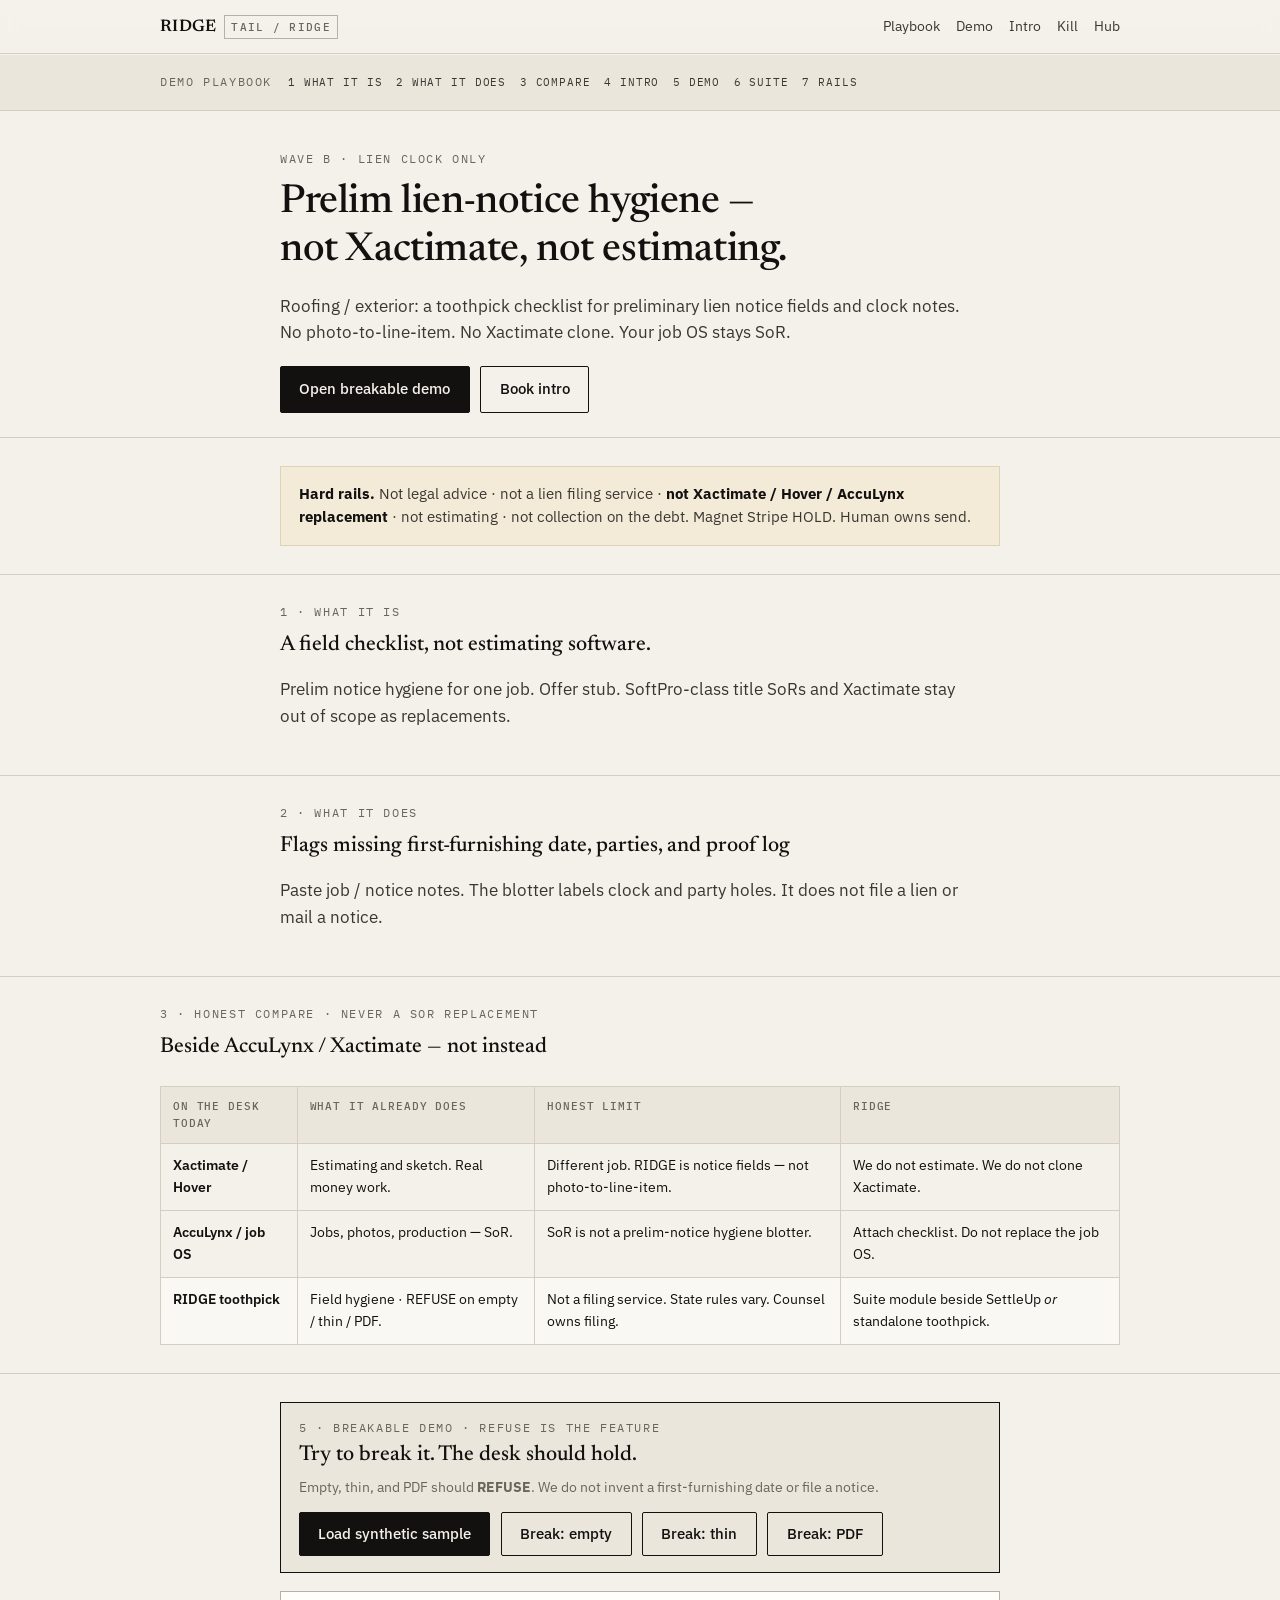
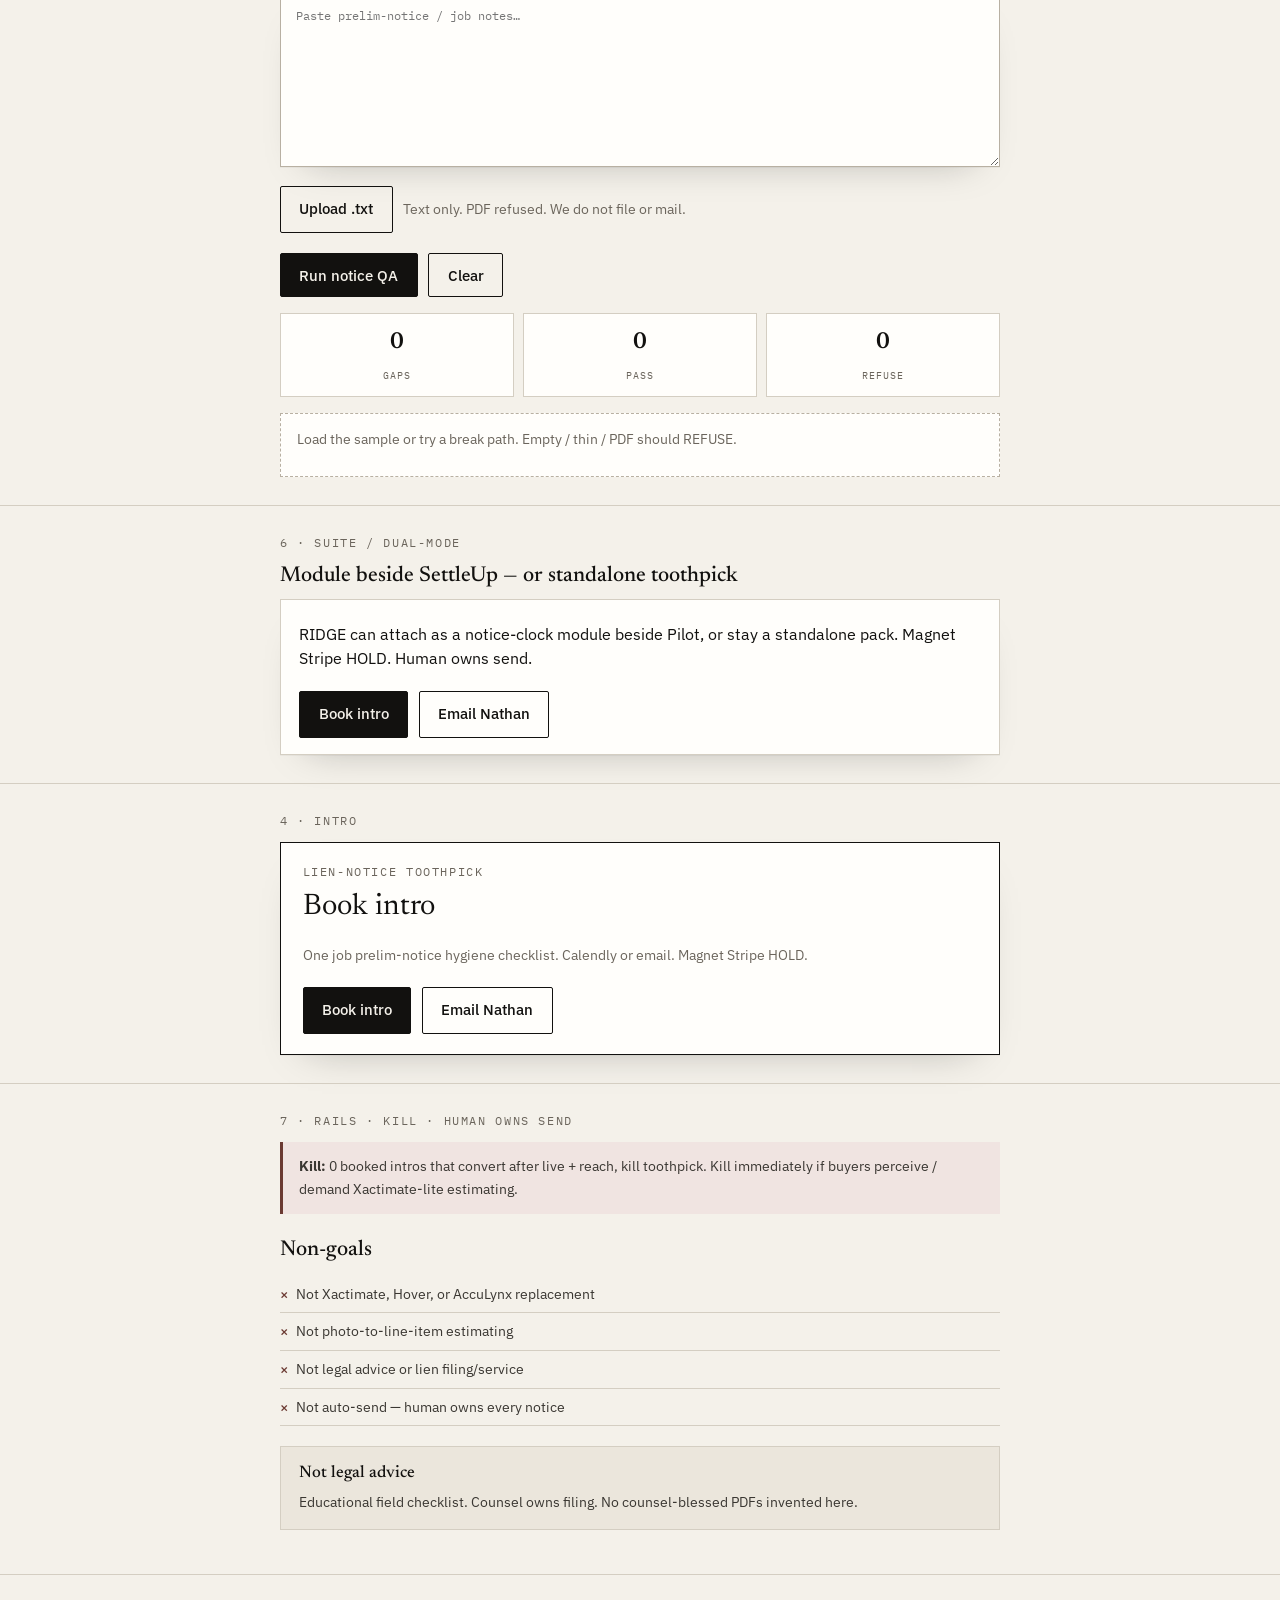
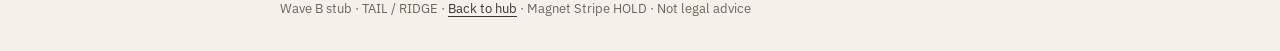
<file: ridge/index.html>
<!DOCTYPE html>
<html lang="en">
<head>
  <meta charset="utf-8" />
  <meta name="viewport" content="width=device-width, initial-scale=1, viewport-fit=cover" />
  <meta name="theme-color" content="#12110f" />
  <title>RIDGE — Lien-notice toothpick (offer stub)</title>
  <meta name="description" content="Roofing prelim lien-notice checklist. Book intro. No Xactimate. Not legal advice." />
  <link rel="stylesheet" href="../assets/ink.css" />
</head>
<body>
  <header class="site-header">
    <div class="inner">
      <a class="mark" href="../index.html">RIDGE <span class="code">TAIL / RIDGE</span></a>
      <nav class="nav" aria-label="Primary">
        <a href="#playbook">Playbook</a>
        <a href="#demo">Demo</a>
        <a href="#pricing">Intro</a>
        <a href="#kill">Kill</a>
        <a href="../index.html">Hub</a>
      </nav>
    </div>
  </header>
  <div class="playbook-bar" id="playbook">
    <div class="inner">
      <p class="eyebrow">Demo Playbook</p>
      <nav class="playbook-links" aria-label="Demo Playbook">
        <a href="#what">1 What it is</a>
        <a href="#does">2 What it does</a>
        <a href="#compare">3 Compare</a>
        <a href="#pricing">4 Intro</a>
        <a href="#demo">5 Demo</a>
        <a href="#suite">6 Suite</a>
        <a href="#kill">7 Rails</a>
      </nav>
    </div>
  </div>
  <main>
    <section class="hero">
      <div class="wrap">
        <p class="eyebrow">Wave B · lien clock only</p>
        <h1>Prelim lien-notice hygiene — not Xactimate, not estimating.</h1>
        <p class="lede">
          Roofing / exterior: a toothpick checklist for preliminary lien notice fields and clock notes.
          No photo-to-line-item. No Xactimate clone. Your job OS stays SoR.
        </p>
        <div class="btn-row">
          <a class="btn" href="#demo">Open breakable demo</a>
          <a class="btn btn-ghost" href="https://calendly.com/nathanplatter" target="_blank" rel="noopener noreferrer">Book intro</a>
        </div>
      </div>
    </section>
    <section class="section" id="rails">
      <div class="wrap">
        <div class="rail">
          <strong>Hard rails.</strong> Not legal advice · not a lien filing service ·
          <strong>not Xactimate / Hover / AccuLynx replacement</strong> · not estimating · not collection on the debt.
          Magnet Stripe HOLD. Human owns send.
        </div>
      </div>
    </section>
    <section class="section" id="what">
      <div class="wrap">
        <p class="eyebrow">1 · What it is</p>
        <h2>A field checklist, not estimating software.</h2>
        <p class="lede">Prelim notice hygiene for one job. Offer stub. SoftPro-class title SoRs and Xactimate stay out of scope as replacements.</p>
      </div>
    </section>
    <section class="section" id="does">
      <div class="wrap">
        <p class="eyebrow">2 · What it does</p>
        <h2>Flags missing first-furnishing date, parties, and proof log</h2>
        <p class="lede">Paste job / notice notes. The blotter labels clock and party holes. It does not file a lien or mail a notice.</p>
      </div>
    </section>
    <section class="section" id="compare">
      <div class="wrap-wide">
        <p class="eyebrow">3 · Honest compare · never a SoR replacement</p>
        <h2>Beside AccuLynx / Xactimate — not instead</h2>
        <div style="overflow-x:auto">
          <table class="compare-table">
            <thead>
              <tr>
                <th scope="col">On the desk today</th>
                <th scope="col">What it already does</th>
                <th scope="col">Honest limit</th>
                <th scope="col">RIDGE</th>
              </tr>
            </thead>
            <tbody>
              <tr>
                <td class="who">Xactimate / Hover</td>
                <td>Estimating and sketch. Real money work.</td>
                <td>Different job. RIDGE is notice fields — not photo-to-line-item.</td>
                <td>We do not estimate. We do not clone Xactimate.</td>
              </tr>
              <tr>
                <td class="who">AccuLynx / job OS</td>
                <td>Jobs, photos, production — SoR.</td>
                <td>SoR is not a prelim-notice hygiene blotter.</td>
                <td>Attach checklist. Do not replace the job OS.</td>
              </tr>
              <tr class="ours">
                <td class="who">RIDGE toothpick</td>
                <td>Field hygiene · REFUSE on empty / thin / PDF.</td>
                <td>Not a filing service. State rules vary. Counsel owns filing.</td>
                <td>Suite module beside SettleUp <em>or</em> standalone toothpick.</td>
              </tr>
            </tbody>
          </table>
        </div>
      </div>
    </section>
    <section class="section" id="demo">
      <div class="wrap">
        <div class="break-callout no-print">
          <p class="eyebrow" style="margin:0 0 0.4rem">5 · Breakable demo · refuse is the feature</p>
          <h2 style="margin-bottom:0.45rem">Try to break it. The desk should hold.</h2>
          <p class="small muted" style="margin:0 0 0.85rem">Empty, thin, and PDF should <strong>REFUSE</strong>. We do not invent a first-furnishing date or file a notice.</p>
          <div class="btn-row" style="margin:0">
            <button type="button" class="btn" id="btn-sample">Load synthetic sample</button>
            <button type="button" class="btn btn-ghost" id="btn-break-empty">Break: empty</button>
            <button type="button" class="btn btn-ghost" id="btn-break-thin">Break: thin</button>
            <button type="button" class="btn btn-ghost" id="btn-break-pdf">Break: PDF</button>
          </div>
        </div>
        <textarea class="desk-input" id="desk-input" spellcheck="false" placeholder="Paste prelim-notice / job notes…"></textarea>
        <div class="upload-row no-print">
          <label class="btn btn-ghost file-btn">Upload .txt<input id="desk-file" type="file" accept=".txt,.text,.md,text/plain" /></label>
          <span class="small muted">Text only. PDF refused. We do not file or mail.</span>
        </div>
        <div class="btn-row no-print">
          <button type="button" class="btn" id="btn-run">Run notice QA</button>
          <button type="button" class="btn btn-ghost" id="btn-clear">Clear</button>
        </div>
        <div class="stats" id="desk-stats" style="margin-top:1rem">
          <div class="stat"><b>0</b><span>Gaps</span></div>
          <div class="stat"><b>0</b><span>Pass</span></div>
          <div class="stat"><b>0</b><span>Refuse</span></div>
        </div>
        <div class="desk-report empty" id="desk-report" aria-live="polite"><span>Load the sample or try a break path. Empty / thin / PDF should REFUSE.</span></div>
      </div>
    </section>
    <section class="section" id="suite">
      <div class="wrap">
        <p class="eyebrow">6 · Suite / dual-mode</p>
        <h2>Module beside SettleUp — or standalone toothpick</h2>
        <div class="suite-line">
          <p>RIDGE can attach as a notice-clock module beside Pilot, or stay a standalone pack. Magnet Stripe HOLD. Human owns send.</p>
          <div class="btn-row">
            <a class="btn" href="https://calendly.com/nathanplatter" target="_blank" rel="noopener noreferrer">Book intro</a>
            <a class="btn btn-ghost" href="mailto:nathanplatter@gmail.com?subject=RIDGE%20intro">Email Nathan</a>
          </div>
        </div>
      </div>
    </section>
    <section class="section" id="pricing">
      <div class="wrap">
        <p class="eyebrow">4 · Intro</p>
        <div class="price-card">
          <p class="eyebrow" style="margin:0">Lien-notice toothpick</p>
          <p class="amount">Book intro</p>
          <p class="small muted">One job prelim-notice hygiene checklist. Calendly or email. Magnet Stripe HOLD.</p>
          <div class="btn-row">
            <a class="btn" href="https://calendly.com/nathanplatter" target="_blank" rel="noopener noreferrer">Book intro</a>
            <a class="btn btn-ghost" href="mailto:nathanplatter@gmail.com?subject=RIDGE%20intro">Email Nathan</a>
          </div>
        </div>
      </div>
    </section>
    <section class="section" id="kill">
      <div class="wrap">
        <p class="eyebrow">7 · Rails · kill · human owns send</p>
        <div class="kill"><strong>Kill:</strong> 0 booked intros that convert after live + reach, kill toothpick. Kill immediately if buyers perceive / demand Xactimate-lite estimating.</div>
        <h2 style="margin-top:1.5rem">Non-goals</h2>
        <ul class="nongoals">
          <li>Not Xactimate, Hover, or AccuLynx replacement</li>
          <li>Not photo-to-line-item estimating</li>
          <li>Not legal advice or lien filing/service</li>
          <li>Not auto-send — human owns every notice</li>
        </ul>
        <div class="disclaimer-box" style="margin-top:1.25rem">
          <h3>Not legal advice</h3>
          <p>Educational field checklist. Counsel owns filing. No counsel-blessed PDFs invented here.</p>
        </div>
      </div>
    </section>
  </main>
  <footer class="footer">
    <div class="wrap">Wave B stub · TAIL / RIDGE · <a href="../index.html">Back to hub</a> · Magnet Stripe HOLD · Not legal advice</div>
  </footer>
  <script>
    window.WAVEB_DESK = {
      noun: "notice",
      minChars: 40,
      thin: "roof job",
      sample: [
        "JOB: 4412 Willow Ridge · Owner: A. Rivera · GC: —",
        "Property address: on face",
        "Labor/materials description: roof work — no first-furnishing date",
        "Contract / open account amount: blank",
        "Who must be noticed (owner / lender / GC): lender block empty",
        "Send method + proof log: not started"
      ].join("\n"),
      analyze: function (text) {
        var t = text.toLowerCase();
        var rows = [];
        if (/first-furnishing|no first|roof work/.test(t) && !/\b20\d\d-\d\d-\d\d\b/.test(t)) {
          rows.push({ kind: "gap", title: "First-furnishing date missing", body: "Clock math needs a dated start of work/materials. Checklist only — state rules vary; counsel owns filing.", cite: "CHECK · CLOCK" });
        }
        if (/lender|empty|gc: —|gc: -/.test(t)) {
          rows.push({ kind: "gap", title: "Lender / GC notice party blank", body: "Sample leaves lender empty. Not a determination of who must be served.", cite: "CHECK · PARTIES" });
        }
        if (/amount: blank|contract/.test(t) && /blank/.test(t)) {
          rows.push({ kind: "gap", title: "Contract / open-account amount blank", body: "Amount field empty on face. Hygiene only — not a debt calculation.", cite: "CHECK · AMOUNT" });
        }
        if (/address|willow|on face/.test(t)) {
          rows.push({ kind: "pass", title: "Property address present", body: "Site address on face of sample. Accuracy is the contractor’s job file.", cite: "CHECK · SITE" });
        }
        if (/proof log|not started|send method/.test(t)) {
          rows.push({ kind: "gap", title: "Send method + proof log not started", body: "No proof of send. RIDGE does not mail. Human owns send.", cite: "CHECK · PROOF" });
        }
        return rows;
      }
    };
  </script>
  <script src="../assets/desk.js"></script>
</body>
</html>
</file>
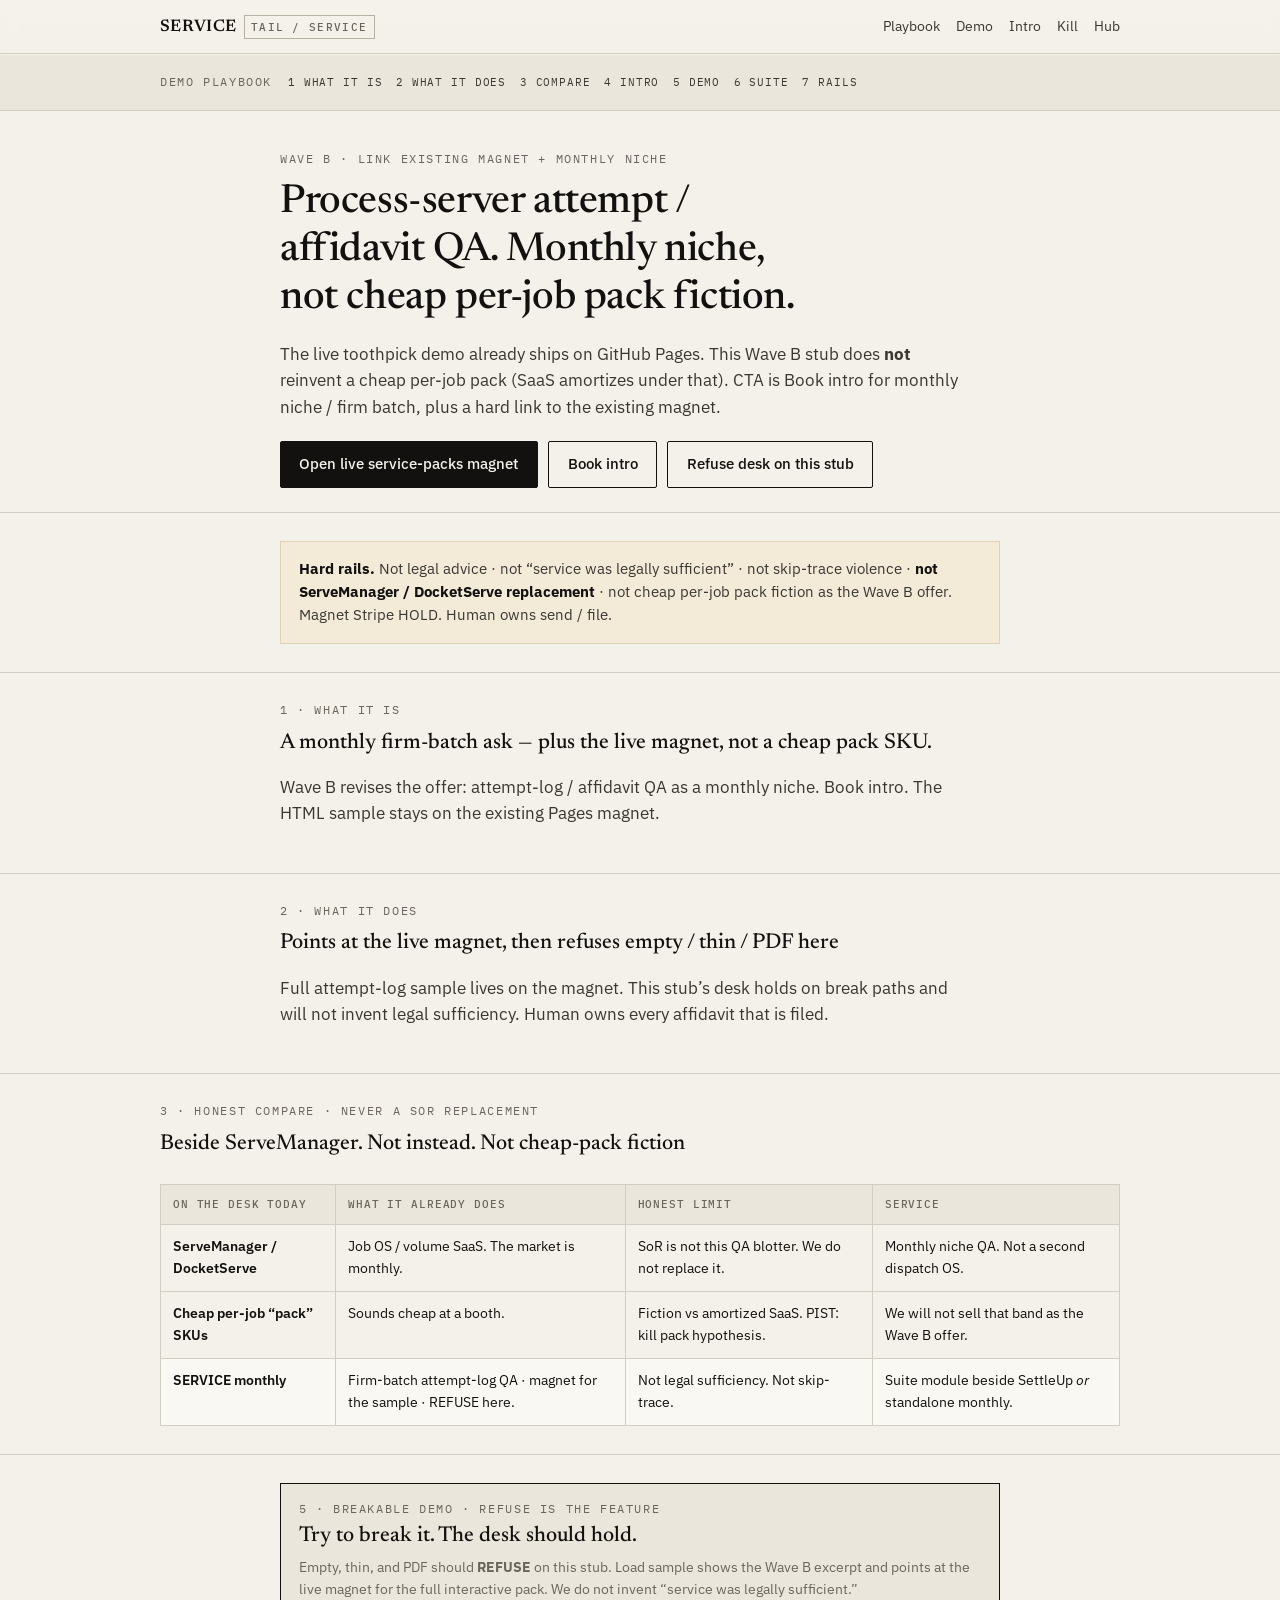
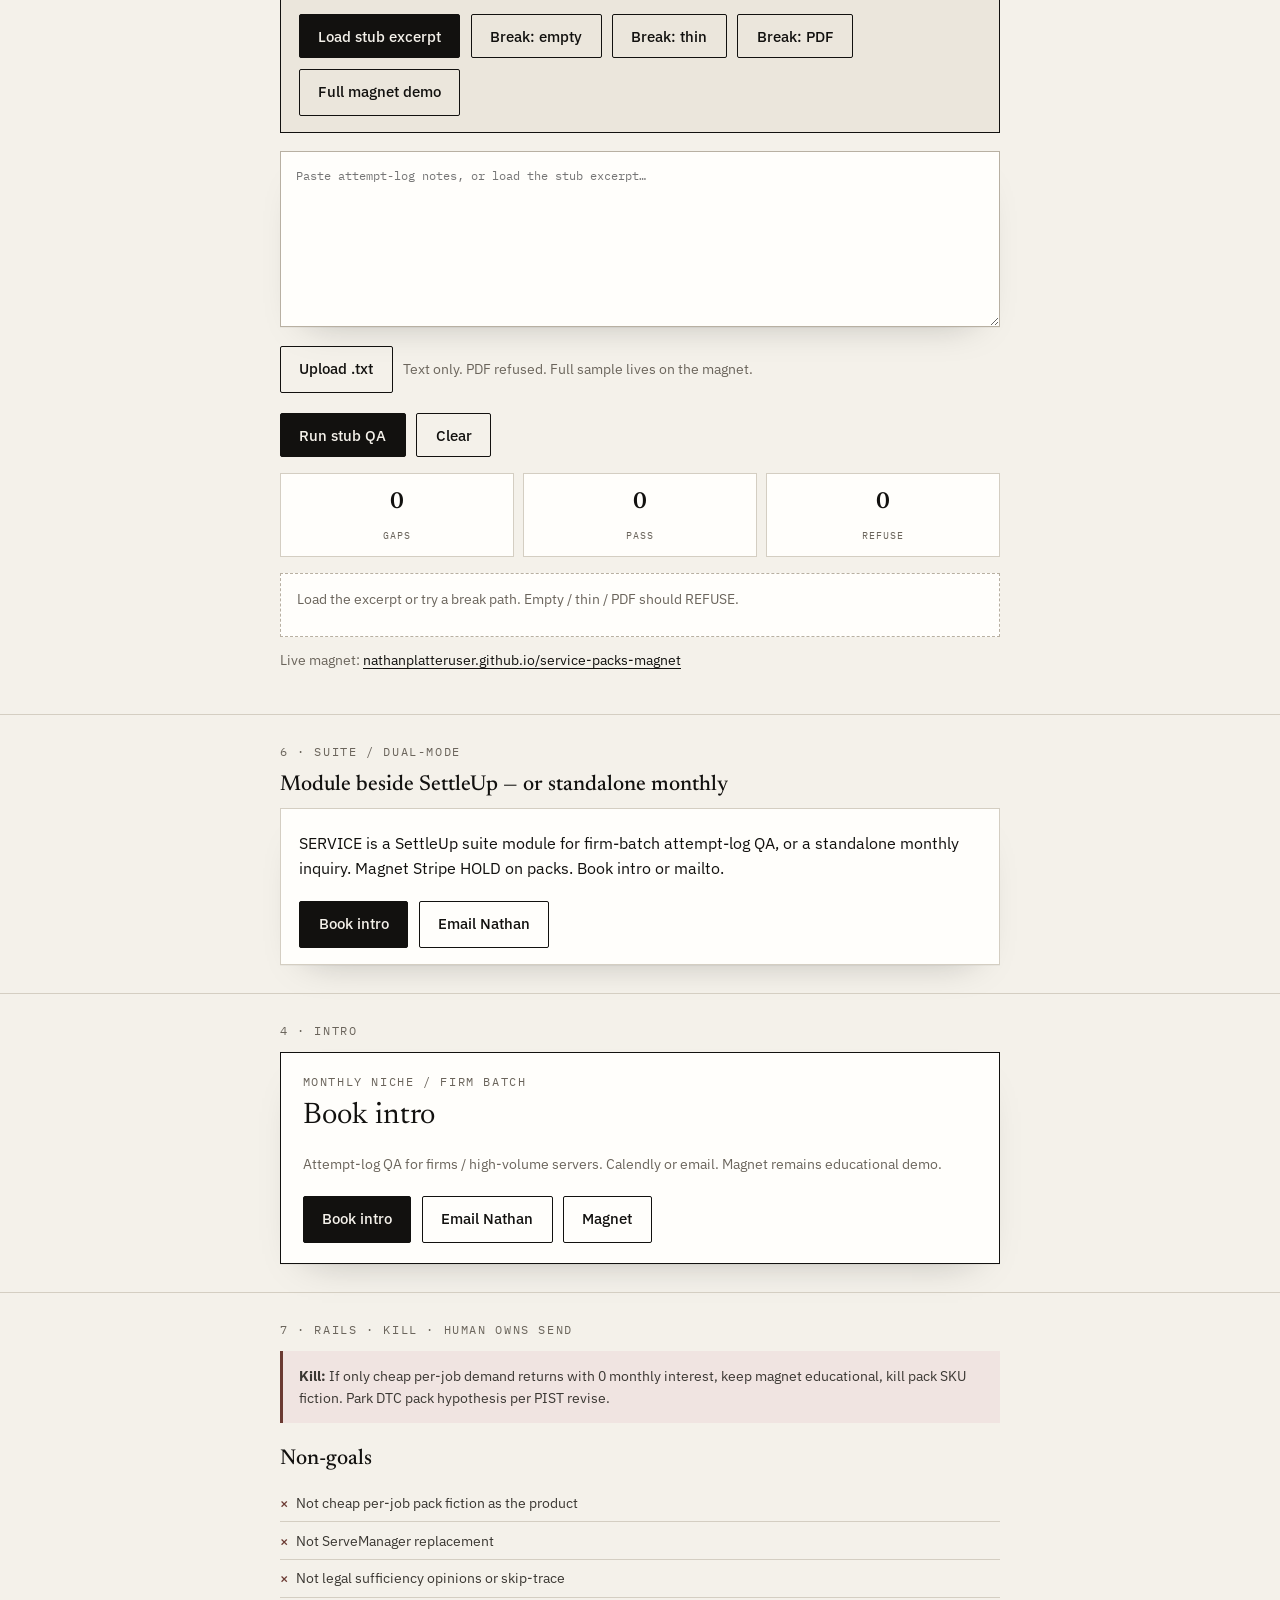
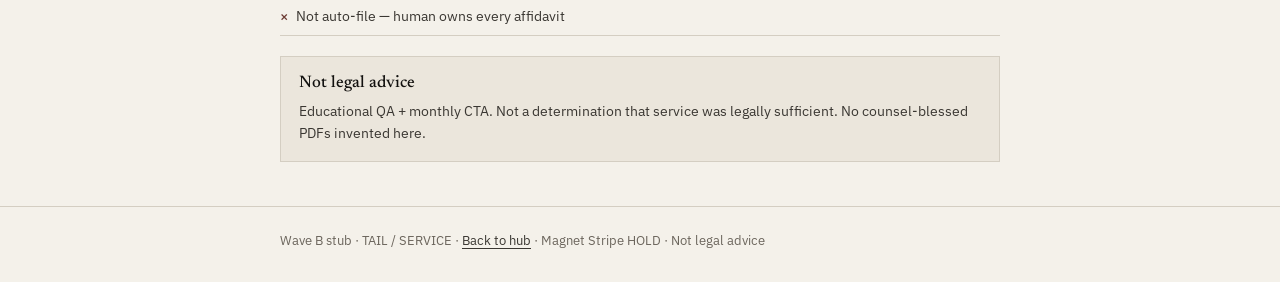
<file: service/index.html>
<!DOCTYPE html>
<html lang="en">
<head>
  <meta charset="utf-8" />
  <meta name="viewport" content="width=device-width, initial-scale=1, viewport-fit=cover" />
  <meta name="theme-color" content="#12110f" />
  <title>SERVICE — Process-server niche CTA (offer stub)</title>
  <meta name="description" content="Links live service-packs magnet + monthly niche CTA. Not cheap per-job pack fiction. Not legal advice." />
  <link rel="stylesheet" href="../assets/ink.css" />
</head>
<body>
  <header class="site-header">
    <div class="inner">
      <a class="mark" href="../index.html">SERVICE <span class="code">TAIL / SERVICE</span></a>
      <nav class="nav" aria-label="Primary">
        <a href="#playbook">Playbook</a>
        <a href="#demo">Demo</a>
        <a href="#pricing">Intro</a>
        <a href="#kill">Kill</a>
        <a href="../index.html">Hub</a>
      </nav>
    </div>
  </header>
  <div class="playbook-bar" id="playbook">
    <div class="inner">
      <p class="eyebrow">Demo Playbook</p>
      <nav class="playbook-links" aria-label="Demo Playbook">
        <a href="#what">1 What it is</a>
        <a href="#does">2 What it does</a>
        <a href="#compare">3 Compare</a>
        <a href="#pricing">4 Intro</a>
        <a href="#demo">5 Demo</a>
        <a href="#suite">6 Suite</a>
        <a href="#kill">7 Rails</a>
      </nav>
    </div>
  </div>
  <main>
    <section class="hero">
      <div class="wrap">
        <p class="eyebrow">Wave B · link existing magnet + monthly niche</p>
        <h1>Process-server attempt / affidavit QA. Monthly niche, not cheap per-job pack fiction.</h1>
        <p class="lede">
          The live toothpick demo already ships on GitHub Pages. This Wave B stub does <strong>not</strong> reinvent a cheap per-job pack
          (SaaS amortizes under that). CTA is Book intro for monthly niche / firm batch, plus a hard link to the existing magnet.
        </p>
        <div class="btn-row">
          <a class="btn" href="https://nathanplatteruser.github.io/service-packs-magnet/" rel="noopener">Open live service-packs magnet</a>
          <a class="btn btn-ghost" href="https://calendly.com/nathanplatter" target="_blank" rel="noopener noreferrer">Book intro</a>
          <a class="btn btn-ghost" href="#demo">Refuse desk on this stub</a>
        </div>
      </div>
    </section>
    <section class="section" id="rails">
      <div class="wrap">
        <div class="rail">
          <strong>Hard rails.</strong> Not legal advice · not “service was legally sufficient” ·
          not skip-trace violence · <strong>not ServeManager / DocketServe replacement</strong> ·
          not cheap per-job pack fiction as the Wave B offer. Magnet Stripe HOLD. Human owns send / file.
        </div>
      </div>
    </section>
    <section class="section" id="what">
      <div class="wrap">
        <p class="eyebrow">1 · What it is</p>
        <h2>A monthly firm-batch ask — plus the live magnet, not a cheap pack SKU.</h2>
        <p class="lede">Wave B revises the offer: attempt-log / affidavit QA as a monthly niche. Book intro. The HTML sample stays on the existing Pages magnet.</p>
      </div>
    </section>
    <section class="section" id="does">
      <div class="wrap">
        <p class="eyebrow">2 · What it does</p>
        <h2>Points at the live magnet, then refuses empty / thin / PDF here</h2>
        <p class="lede">Full attempt-log sample lives on the magnet. This stub’s desk holds on break paths and will not invent legal sufficiency. Human owns every affidavit that is filed.</p>
      </div>
    </section>
    <section class="section" id="compare">
      <div class="wrap-wide">
        <p class="eyebrow">3 · Honest compare · never a SoR replacement</p>
        <h2>Beside ServeManager. Not instead. Not cheap-pack fiction</h2>
        <div style="overflow-x:auto">
          <table class="compare-table">
            <thead>
              <tr>
                <th scope="col">On the desk today</th>
                <th scope="col">What it already does</th>
                <th scope="col">Honest limit</th>
                <th scope="col">SERVICE</th>
              </tr>
            </thead>
            <tbody>
              <tr>
                <td class="who">ServeManager / DocketServe</td>
                <td>Job OS / volume SaaS. The market is monthly.</td>
                <td>SoR is not this QA blotter. We do not replace it.</td>
                <td>Monthly niche QA. Not a second dispatch OS.</td>
              </tr>
              <tr>
                <td class="who">Cheap per-job “pack” SKUs</td>
                <td>Sounds cheap at a booth.</td>
                <td>Fiction vs amortized SaaS. PIST: kill pack hypothesis.</td>
                <td>We will not sell that band as the Wave B offer.</td>
              </tr>
              <tr class="ours">
                <td class="who">SERVICE monthly</td>
                <td>Firm-batch attempt-log QA · magnet for the sample · REFUSE here.</td>
                <td>Not legal sufficiency. Not skip-trace.</td>
                <td>Suite module beside SettleUp <em>or</em> standalone monthly.</td>
              </tr>
            </tbody>
          </table>
        </div>
      </div>
    </section>
    <section class="section" id="demo">
      <div class="wrap">
        <div class="break-callout no-print">
          <p class="eyebrow" style="margin:0 0 0.4rem">5 · Breakable demo · refuse is the feature</p>
          <h2 style="margin-bottom:0.45rem">Try to break it. The desk should hold.</h2>
          <p class="small muted" style="margin:0 0 0.85rem">
            Empty, thin, and PDF should <strong>REFUSE</strong> on this stub.
            Load sample shows the Wave B excerpt and points at the live magnet for the full interactive pack.
            We do not invent “service was legally sufficient.”
          </p>
          <div class="btn-row" style="margin:0">
            <button type="button" class="btn" id="btn-sample">Load stub excerpt</button>
            <button type="button" class="btn btn-ghost" id="btn-break-empty">Break: empty</button>
            <button type="button" class="btn btn-ghost" id="btn-break-thin">Break: thin</button>
            <button type="button" class="btn btn-ghost" id="btn-break-pdf">Break: PDF</button>
            <a class="btn btn-ghost" href="https://nathanplatteruser.github.io/service-packs-magnet/" rel="noopener">Full magnet demo</a>
          </div>
        </div>
        <textarea class="desk-input" id="desk-input" spellcheck="false" placeholder="Paste attempt-log notes, or load the stub excerpt…"></textarea>
        <div class="upload-row no-print">
          <label class="btn btn-ghost file-btn">Upload .txt<input id="desk-file" type="file" accept=".txt,.text,.md,text/plain" /></label>
          <span class="small muted">Text only. PDF refused. Full sample lives on the magnet.</span>
        </div>
        <div class="btn-row no-print">
          <button type="button" class="btn" id="btn-run">Run stub QA</button>
          <button type="button" class="btn btn-ghost" id="btn-clear">Clear</button>
        </div>
        <div class="stats" id="desk-stats" style="margin-top:1rem">
          <div class="stat"><b>0</b><span>Gaps</span></div>
          <div class="stat"><b>0</b><span>Pass</span></div>
          <div class="stat"><b>0</b><span>Refuse</span></div>
        </div>
        <div class="desk-report empty" id="desk-report" aria-live="polite"><span>Load the excerpt or try a break path. Empty / thin / PDF should REFUSE.</span></div>
        <p class="small muted" style="margin-top:0.85rem">
          Live magnet: <a href="https://nathanplatteruser.github.io/service-packs-magnet/" rel="noopener">nathanplatteruser.github.io/service-packs-magnet</a>
        </p>
      </div>
    </section>
    <section class="section" id="suite">
      <div class="wrap">
        <p class="eyebrow">6 · Suite / dual-mode</p>
        <h2>Module beside SettleUp — or standalone monthly</h2>
        <div class="suite-line">
          <p>SERVICE is a SettleUp suite module for firm-batch attempt-log QA, or a standalone monthly inquiry. Magnet Stripe HOLD on packs. Book intro or mailto.</p>
          <div class="btn-row">
            <a class="btn" href="https://calendly.com/nathanplatter" target="_blank" rel="noopener noreferrer">Book intro</a>
            <a class="btn btn-ghost" href="mailto:nathanplatter@gmail.com?subject=SERVICE%20intro">Email Nathan</a>
          </div>
        </div>
      </div>
    </section>
    <section class="section" id="pricing">
      <div class="wrap">
        <p class="eyebrow">4 · Intro</p>
        <div class="price-card">
          <p class="eyebrow" style="margin:0">Monthly niche / firm batch</p>
          <p class="amount">Book intro</p>
          <p class="small muted">Attempt-log QA for firms / high-volume servers. Calendly or email. Magnet remains educational demo.</p>
          <div class="btn-row">
            <a class="btn" href="https://calendly.com/nathanplatter" target="_blank" rel="noopener noreferrer">Book intro</a>
            <a class="btn btn-ghost" href="mailto:nathanplatter@gmail.com?subject=SERVICE%20intro">Email Nathan</a>
            <a class="btn btn-ghost" href="https://nathanplatteruser.github.io/service-packs-magnet/" rel="noopener">Magnet</a>
          </div>
        </div>
      </div>
    </section>
    <section class="section" id="kill">
      <div class="wrap">
        <p class="eyebrow">7 · Rails · kill · human owns send</p>
        <div class="kill"><strong>Kill:</strong> If only cheap per-job demand returns with 0 monthly interest, keep magnet educational, kill pack SKU fiction. Park DTC pack hypothesis per PIST revise.</div>
        <h2 style="margin-top:1.5rem">Non-goals</h2>
        <ul class="nongoals">
          <li>Not cheap per-job pack fiction as the product</li>
          <li>Not ServeManager replacement</li>
          <li>Not legal sufficiency opinions or skip-trace</li>
          <li>Not auto-file — human owns every affidavit</li>
        </ul>
        <div class="disclaimer-box" style="margin-top:1.25rem">
          <h3>Not legal advice</h3>
          <p>Educational QA + monthly CTA. Not a determination that service was legally sufficient. No counsel-blessed PDFs invented here.</p>
        </div>
      </div>
    </section>
  </main>
  <footer class="footer">
    <div class="wrap">Wave B stub · TAIL / SERVICE · <a href="../index.html">Back to hub</a> · Magnet Stripe HOLD · Not legal advice</div>
  </footer>
  <script>
    window.WAVEB_DESK = {
      noun: "attempt log",
      minChars: 40,
      thin: "served",
      sample: [
        "LINK-OUT · DO NOT DUPLICATE PACK FICTION",
        "Live demo: https://nathanplatteruser.github.io/service-packs-magnet/",
        "Synthetic attempt log → affidavit checklist gap preview → unlock CTA",
        "Wave B requirement: confirm link + monthly niche CTA",
        "Do not sell a cheap per-job software pack. Market is monthly volume SaaS.",
        "Attempt 1: address on writ · time blank · no GPS / photo note",
        "Affidavit draft: ‘personal service’ checked · due-diligence narrative thin"
      ].join("\n"),
      analyze: function (text) {
        var t = text.toLowerCase();
        var rows = [];
        if (/pack fiction|per-job|cheap pack/.test(t)) {
          rows.push({ kind: "gap", title: "Per-job cheap pack is not the offer", body: "Wave B CTA is monthly niche / firm batch. Book intro. The cheap pack is fiction vs amortized SaaS.", cite: "OFFER · MONTHLY" });
        }
        if (/time blank|gps|photo note/.test(t)) {
          rows.push({ kind: "gap", title: "Attempt log missing time / proof note", body: "Hygiene flag only. Not a determination that service was legally sufficient.", cite: "CHECK · ATTEMPT" });
        }
        if (/affidavit|due-diligence|thin/.test(t)) {
          rows.push({ kind: "gap", title: "Affidavit narrative thin vs checkbox", body: "‘Personal service’ checked with a thin narrative on sample. Human owns the filing.", cite: "CHECK · AFFIDAVIT" });
        }
        if (/service-packs-magnet|live demo/.test(t)) {
          rows.push({ kind: "pass", title: "Live magnet link present", body: "Full interactive sample stays on the existing Pages magnet. This stub does not reinvent it.", cite: "LINK-OUT" });
        }
        return rows;
      }
    };
  </script>
  <script src="../assets/desk.js"></script>
</body>
</html>
</file>
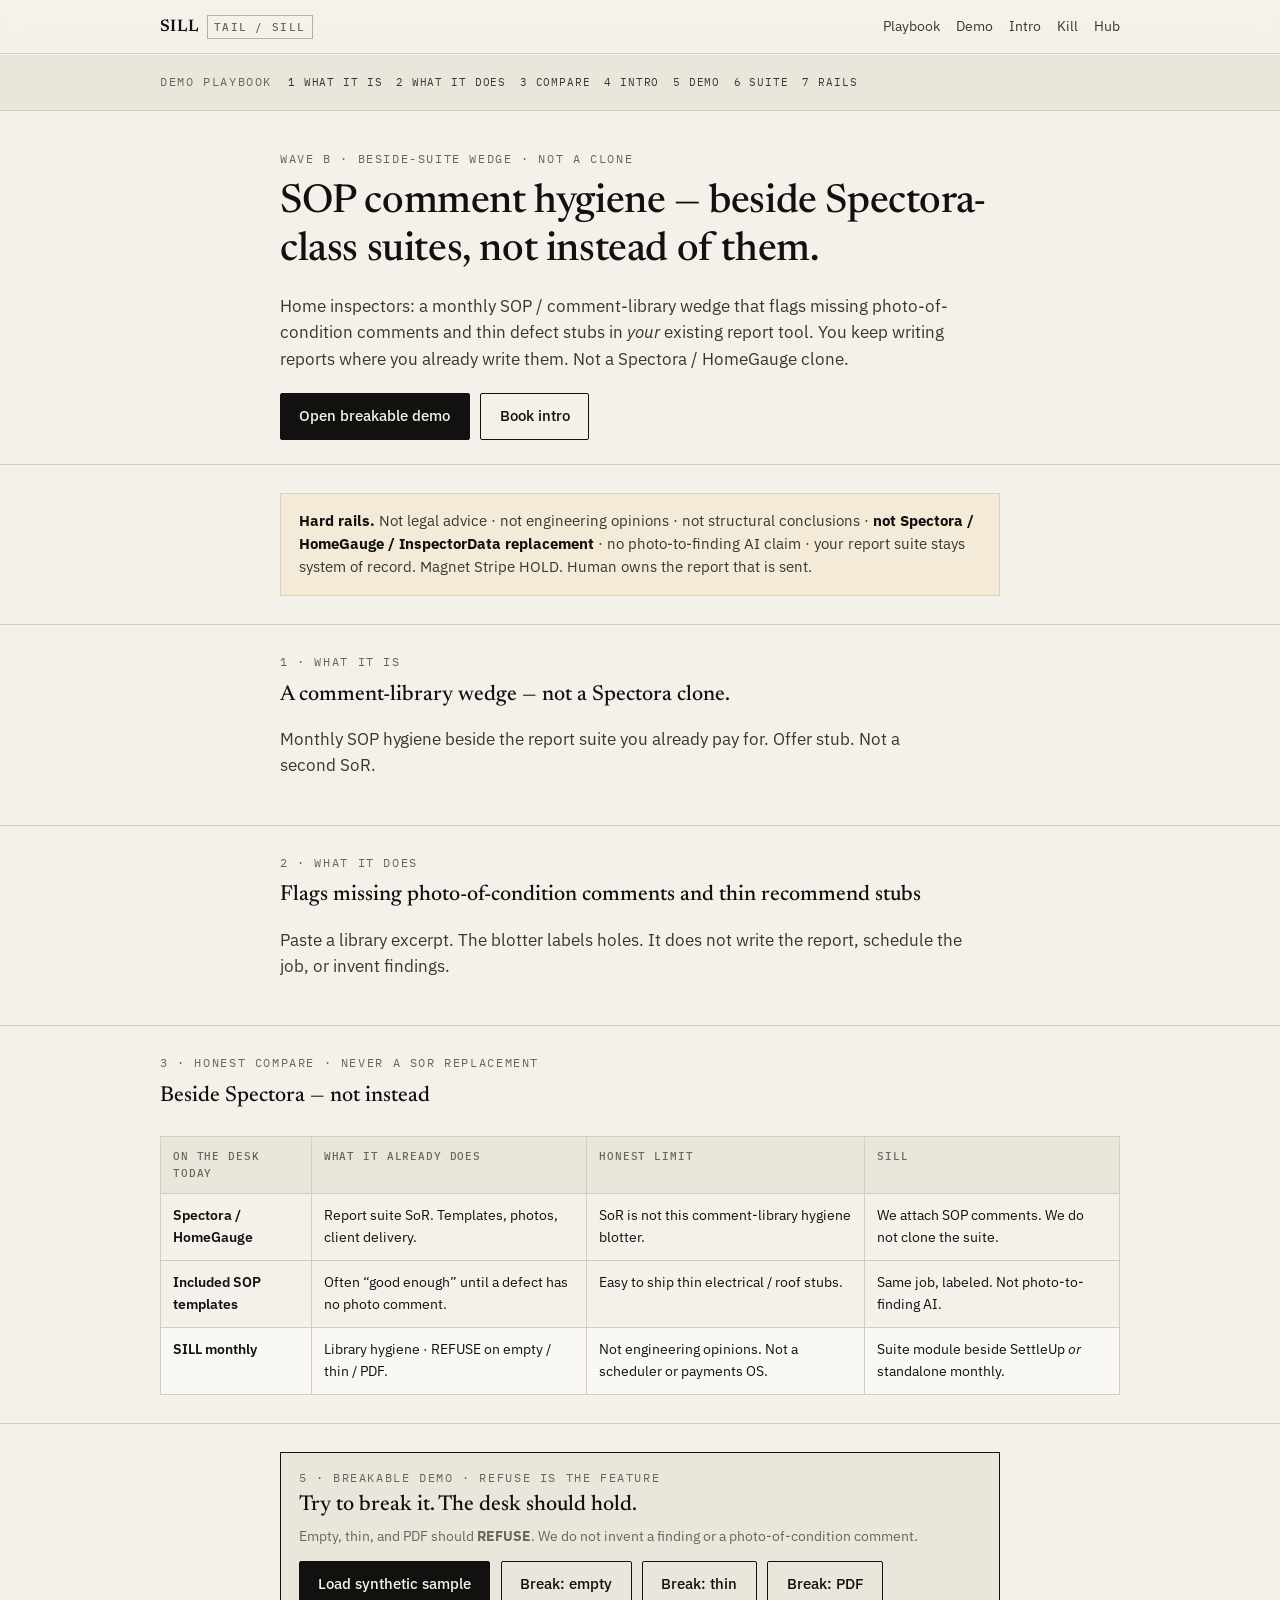
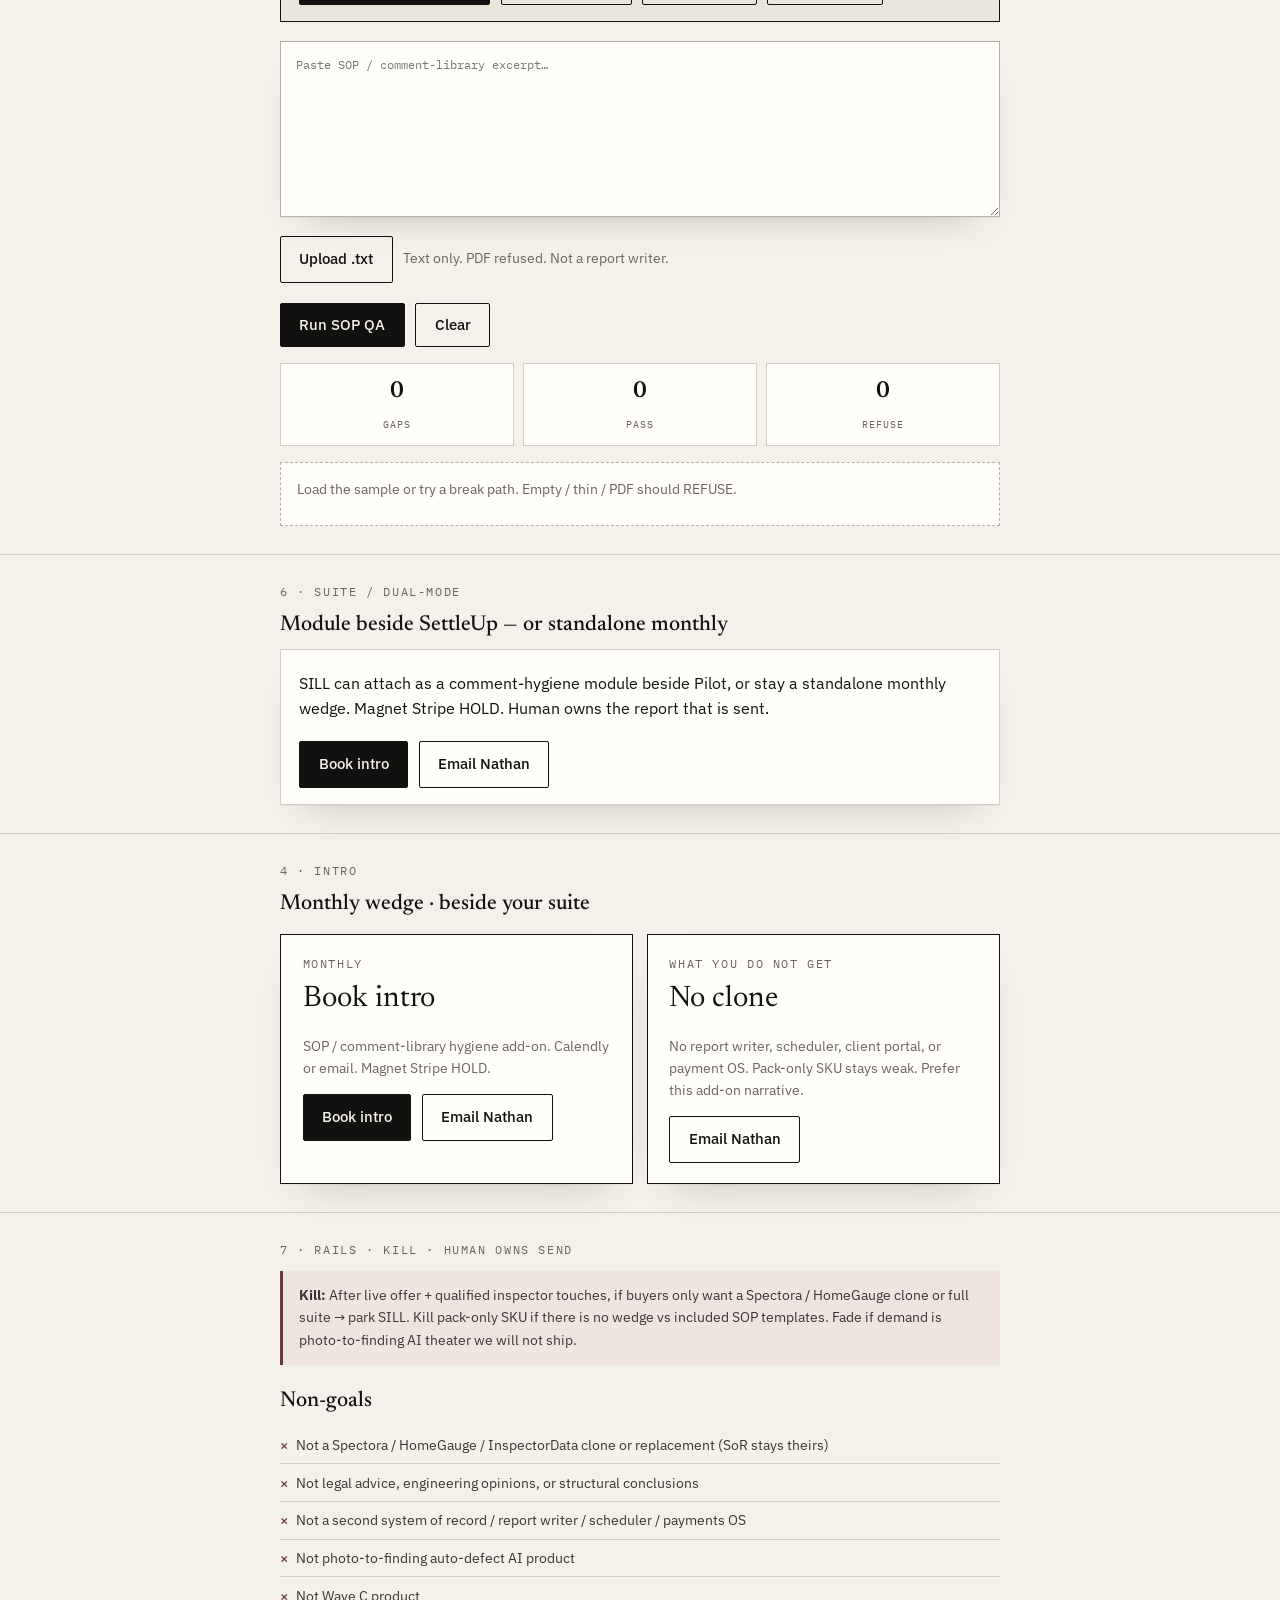
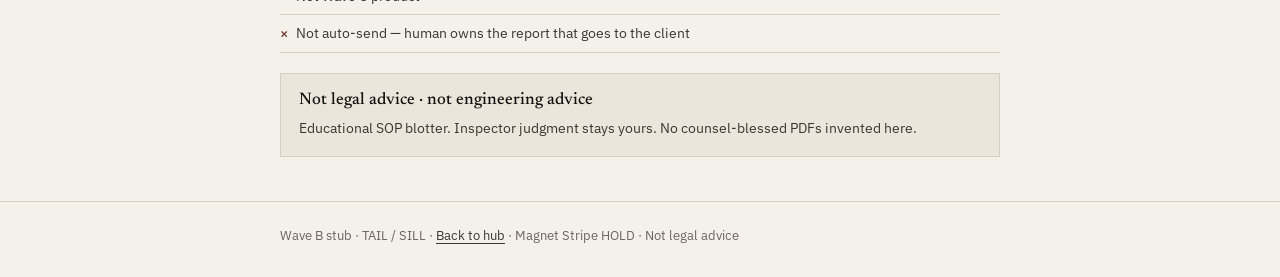
<file: sill/index.html>
<!DOCTYPE html>
<html lang="en">
<head>
  <meta charset="utf-8" />
  <meta name="viewport" content="width=device-width, initial-scale=1, viewport-fit=cover" />
  <meta name="theme-color" content="#12110f" />
  <title>SILL — Inspector SOP comment wedge (offer stub)</title>
  <meta name="description" content="Monthly home-inspector SOP / comment-library wedge beside your report suite. Synthetic sample. Not Spectora clone. Not legal advice." />
  <link rel="stylesheet" href="../assets/ink.css" />
</head>
<body>
  <header class="site-header">
    <div class="inner">
      <a class="mark" href="../index.html">SILL <span class="code">TAIL / SILL</span></a>
      <nav class="nav" aria-label="Primary">
        <a href="#playbook">Playbook</a>
        <a href="#demo">Demo</a>
        <a href="#pricing">Intro</a>
        <a href="#kill">Kill</a>
        <a href="../index.html">Hub</a>
      </nav>
    </div>
  </header>
  <div class="playbook-bar" id="playbook">
    <div class="inner">
      <p class="eyebrow">Demo Playbook</p>
      <nav class="playbook-links" aria-label="Demo Playbook">
        <a href="#what">1 What it is</a>
        <a href="#does">2 What it does</a>
        <a href="#compare">3 Compare</a>
        <a href="#pricing">4 Intro</a>
        <a href="#demo">5 Demo</a>
        <a href="#suite">6 Suite</a>
        <a href="#kill">7 Rails</a>
      </nav>
    </div>
  </div>
  <main>
    <section class="hero">
      <div class="wrap">
        <p class="eyebrow">Wave B · beside-suite wedge · not a clone</p>
        <h1>SOP comment hygiene — beside Spectora-class suites, not instead of them.</h1>
        <p class="lede">
          Home inspectors: a monthly SOP / comment-library wedge that flags missing photo-of-condition
          comments and thin defect stubs in <em>your</em> existing report tool. You keep writing reports
          where you already write them. Not a Spectora / HomeGauge clone.
        </p>
        <div class="btn-row">
          <a class="btn" href="#demo">Open breakable demo</a>
          <a class="btn btn-ghost" href="https://calendly.com/nathanplatter" target="_blank" rel="noopener noreferrer">Book intro</a>
        </div>
      </div>
    </section>
    <section class="section" id="rails">
      <div class="wrap">
        <div class="rail">
          <strong>Hard rails.</strong> Not legal advice · not engineering opinions · not structural conclusions ·
          <strong>not Spectora / HomeGauge / InspectorData replacement</strong> · no photo-to-finding AI claim ·
          your report suite stays system of record. Magnet Stripe HOLD. Human owns the report that is sent.
        </div>
      </div>
    </section>
    <section class="section" id="what">
      <div class="wrap">
        <p class="eyebrow">1 · What it is</p>
        <h2>A comment-library wedge — not a Spectora clone.</h2>
        <p class="lede">Monthly SOP hygiene beside the report suite you already pay for. Offer stub. Not a second SoR.</p>
      </div>
    </section>
    <section class="section" id="does">
      <div class="wrap">
        <p class="eyebrow">2 · What it does</p>
        <h2>Flags missing photo-of-condition comments and thin recommend stubs</h2>
        <p class="lede">Paste a library excerpt. The blotter labels holes. It does not write the report, schedule the job, or invent findings.</p>
      </div>
    </section>
    <section class="section" id="compare">
      <div class="wrap-wide">
        <p class="eyebrow">3 · Honest compare · never a SoR replacement</p>
        <h2>Beside Spectora — not instead</h2>
        <div style="overflow-x:auto">
          <table class="compare-table">
            <thead>
              <tr>
                <th scope="col">On the desk today</th>
                <th scope="col">What it already does</th>
                <th scope="col">Honest limit</th>
                <th scope="col">SILL</th>
              </tr>
            </thead>
            <tbody>
              <tr>
                <td class="who">Spectora / HomeGauge</td>
                <td>Report suite SoR. Templates, photos, client delivery.</td>
                <td>SoR is not this comment-library hygiene blotter.</td>
                <td>We attach SOP comments. We do not clone the suite.</td>
              </tr>
              <tr>
                <td class="who">Included SOP templates</td>
                <td>Often “good enough” until a defect has no photo comment.</td>
                <td>Easy to ship thin electrical / roof stubs.</td>
                <td>Same job, labeled. Not photo-to-finding AI.</td>
              </tr>
              <tr class="ours">
                <td class="who">SILL monthly</td>
                <td>Library hygiene · REFUSE on empty / thin / PDF.</td>
                <td>Not engineering opinions. Not a scheduler or payments OS.</td>
                <td>Suite module beside SettleUp <em>or</em> standalone monthly.</td>
              </tr>
            </tbody>
          </table>
        </div>
      </div>
    </section>
    <section class="section" id="demo">
      <div class="wrap">
        <div class="break-callout no-print">
          <p class="eyebrow" style="margin:0 0 0.4rem">5 · Breakable demo · refuse is the feature</p>
          <h2 style="margin-bottom:0.45rem">Try to break it. The desk should hold.</h2>
          <p class="small muted" style="margin:0 0 0.85rem">Empty, thin, and PDF should <strong>REFUSE</strong>. We do not invent a finding or a photo-of-condition comment.</p>
          <div class="btn-row" style="margin:0">
            <button type="button" class="btn" id="btn-sample">Load synthetic sample</button>
            <button type="button" class="btn btn-ghost" id="btn-break-empty">Break: empty</button>
            <button type="button" class="btn btn-ghost" id="btn-break-thin">Break: thin</button>
            <button type="button" class="btn btn-ghost" id="btn-break-pdf">Break: PDF</button>
          </div>
        </div>
        <textarea class="desk-input" id="desk-input" spellcheck="false" placeholder="Paste SOP / comment-library excerpt…"></textarea>
        <div class="upload-row no-print">
          <label class="btn btn-ghost file-btn">Upload .txt<input id="desk-file" type="file" accept=".txt,.text,.md,text/plain" /></label>
          <span class="small muted">Text only. PDF refused. Not a report writer.</span>
        </div>
        <div class="btn-row no-print">
          <button type="button" class="btn" id="btn-run">Run SOP QA</button>
          <button type="button" class="btn btn-ghost" id="btn-clear">Clear</button>
        </div>
        <div class="stats" id="desk-stats" style="margin-top:1rem">
          <div class="stat"><b>0</b><span>Gaps</span></div>
          <div class="stat"><b>0</b><span>Pass</span></div>
          <div class="stat"><b>0</b><span>Refuse</span></div>
        </div>
        <div class="desk-report empty" id="desk-report" aria-live="polite"><span>Load the sample or try a break path. Empty / thin / PDF should REFUSE.</span></div>
      </div>
    </section>
    <section class="section" id="suite">
      <div class="wrap">
        <p class="eyebrow">6 · Suite / dual-mode</p>
        <h2>Module beside SettleUp — or standalone monthly</h2>
        <div class="suite-line">
          <p>SILL can attach as a comment-hygiene module beside Pilot, or stay a standalone monthly wedge. Magnet Stripe HOLD. Human owns the report that is sent.</p>
          <div class="btn-row">
            <a class="btn" href="https://calendly.com/nathanplatter" target="_blank" rel="noopener noreferrer">Book intro</a>
            <a class="btn btn-ghost" href="mailto:nathanplatter@gmail.com?subject=SILL%20intro">Email Nathan</a>
          </div>
        </div>
      </div>
    </section>
    <section class="section" id="pricing">
      <div class="wrap">
        <p class="eyebrow">4 · Intro</p>
        <h2>Monthly wedge · beside your suite</h2>
        <div class="grid-2" style="margin-top:1rem">
          <div class="price-card">
            <p class="eyebrow" style="margin:0">Monthly</p>
            <p class="amount">Book intro</p>
            <p class="small muted">SOP / comment-library hygiene add-on. Calendly or email. Magnet Stripe HOLD.</p>
            <div class="btn-row" style="margin-top:0.85rem">
              <a class="btn" href="https://calendly.com/nathanplatter" target="_blank" rel="noopener noreferrer">Book intro</a>
              <a class="btn btn-ghost" href="mailto:nathanplatter@gmail.com?subject=SILL%20intro">Email Nathan</a>
            </div>
          </div>
          <div class="price-card">
            <p class="eyebrow" style="margin:0">What you do not get</p>
            <p class="amount">No clone</p>
            <p class="small muted">No report writer, scheduler, client portal, or payment OS. Pack-only SKU stays weak. Prefer this add-on narrative.</p>
            <div class="btn-row" style="margin-top:0.85rem">
              <a class="btn btn-ghost" href="mailto:nathanplatter@gmail.com?subject=SILL%20intro">Email Nathan</a>
            </div>
          </div>
        </div>
      </div>
    </section>
    <section class="section" id="kill">
      <div class="wrap">
        <p class="eyebrow">7 · Rails · kill · human owns send</p>
        <div class="kill">
          <strong>Kill:</strong> After live offer + qualified inspector touches, if buyers only want a Spectora / HomeGauge clone
          or full suite → park SILL. Kill pack-only SKU if there is no wedge vs included SOP templates.
          Fade if demand is photo-to-finding AI theater we will not ship.
        </div>
        <h2 style="margin-top:1.5rem">Non-goals</h2>
        <ul class="nongoals">
          <li>Not a Spectora / HomeGauge / InspectorData clone or replacement (SoR stays theirs)</li>
          <li>Not legal advice, engineering opinions, or structural conclusions</li>
          <li>Not a second system of record / report writer / scheduler / payments OS</li>
          <li>Not photo-to-finding auto-defect AI product</li>
          <li>Not Wave C product</li>
          <li>Not auto-send — human owns the report that goes to the client</li>
        </ul>
        <div class="disclaimer-box" style="margin-top:1.25rem">
          <h3>Not legal advice · not engineering advice</h3>
          <p>Educational SOP blotter. Inspector judgment stays yours. No counsel-blessed PDFs invented here.</p>
        </div>
      </div>
    </section>
  </main>
  <footer class="footer">
    <div class="wrap">Wave B stub · TAIL / SILL · <a href="../index.html">Back to hub</a> · Magnet Stripe HOLD · Not legal advice</div>
  </footer>
  <script>
    window.WAVEB_DESK = {
      noun: "comment library",
      minChars: 40,
      thin: "roof ok",
      sample: [
        "COMMENT LIBRARY DIFF — INSPECTOR SOP HYGIENE",
        "Roof covering · asphalt shingle:",
        "  Defect flag: granule loss / exposed fibermat — localized ridge",
        "  Photo-of-condition comment: missing when defect flagged",
        "  Recommend / monitor stub: blank — no qualified roofing contractor line",
        "Gutters / drainage:",
        "  Observation: downspout discharges at foundation",
        "  Photo-of-condition: linked (IMG-14)",
        "  SOP cite tag: checklist ID orphaned — no SoP section ref",
        "Electrical panel · main:",
        "  Labeling: panel present only — breaker legend / double-tap note absent",
        "  Photo-of-condition: defect noted verbally · no panel photo comment",
        "  Limitation language: panel cover not removed — client declined",
        "HVAC · filter:",
        "  Comment: filter dirty — replace",
        "  Photo-of-condition: linked (IMG-22)"
      ].join("\n"),
      analyze: function (text) {
        var t = text.toLowerCase();
        var rows = [];
        if (/photo-of-condition/.test(t) && /missing/.test(t)) {
          rows.push({ kind: "gap", title: "Roof defect without photo-of-condition comment", body: "Defect text is present; photo-of-condition comment row is blank. Common SOP hygiene miss — not an auto-finding or engineering opinion.", cite: "CHECK · PHOTO" });
        }
        if (/recommend|monitor stub|blank/.test(t) && /contractor|recommend/.test(t)) {
          rows.push({ kind: "gap", title: "Recommend / monitor stub blank", body: "No ‘qualified contractor / further evaluation’ stub after a flagged roof defect. Human edits the library — SILL does not prescribe repairs.", cite: "CHECK · REC" });
        }
        if (/orphan|sop cite|no sop/.test(t)) {
          rows.push({ kind: "gap", title: "Orphan SOP checklist ID", body: "Observation lacks a SoP section reference tag. Checklist hygiene only — not a claim your suite is non-compliant.", cite: "CHECK · SOP-REF" });
        }
        if (/panel present|double-tap|no panel photo/.test(t)) {
          rows.push({ kind: "gap", title: "Panel comment thin + no photo comment", body: "‘Panel present’ without breaker-legend / double-tap note; verbal defect without panel photo comment. Not electrical engineering advice.", cite: "CHECK · ELEC" });
        }
        if (/img-14|img-22|limitation/.test(t)) {
          rows.push({ kind: "pass", title: "Some photos + limitation language present", body: "Linked photos and/or client-declined limitation language on sample face. Presence ≠ adequacy of the inspection.", cite: "CHECK · HYGIENE" });
        }
        return rows;
      }
    };
  </script>
  <script src="../assets/desk.js"></script>
</body>
</html>
</file>
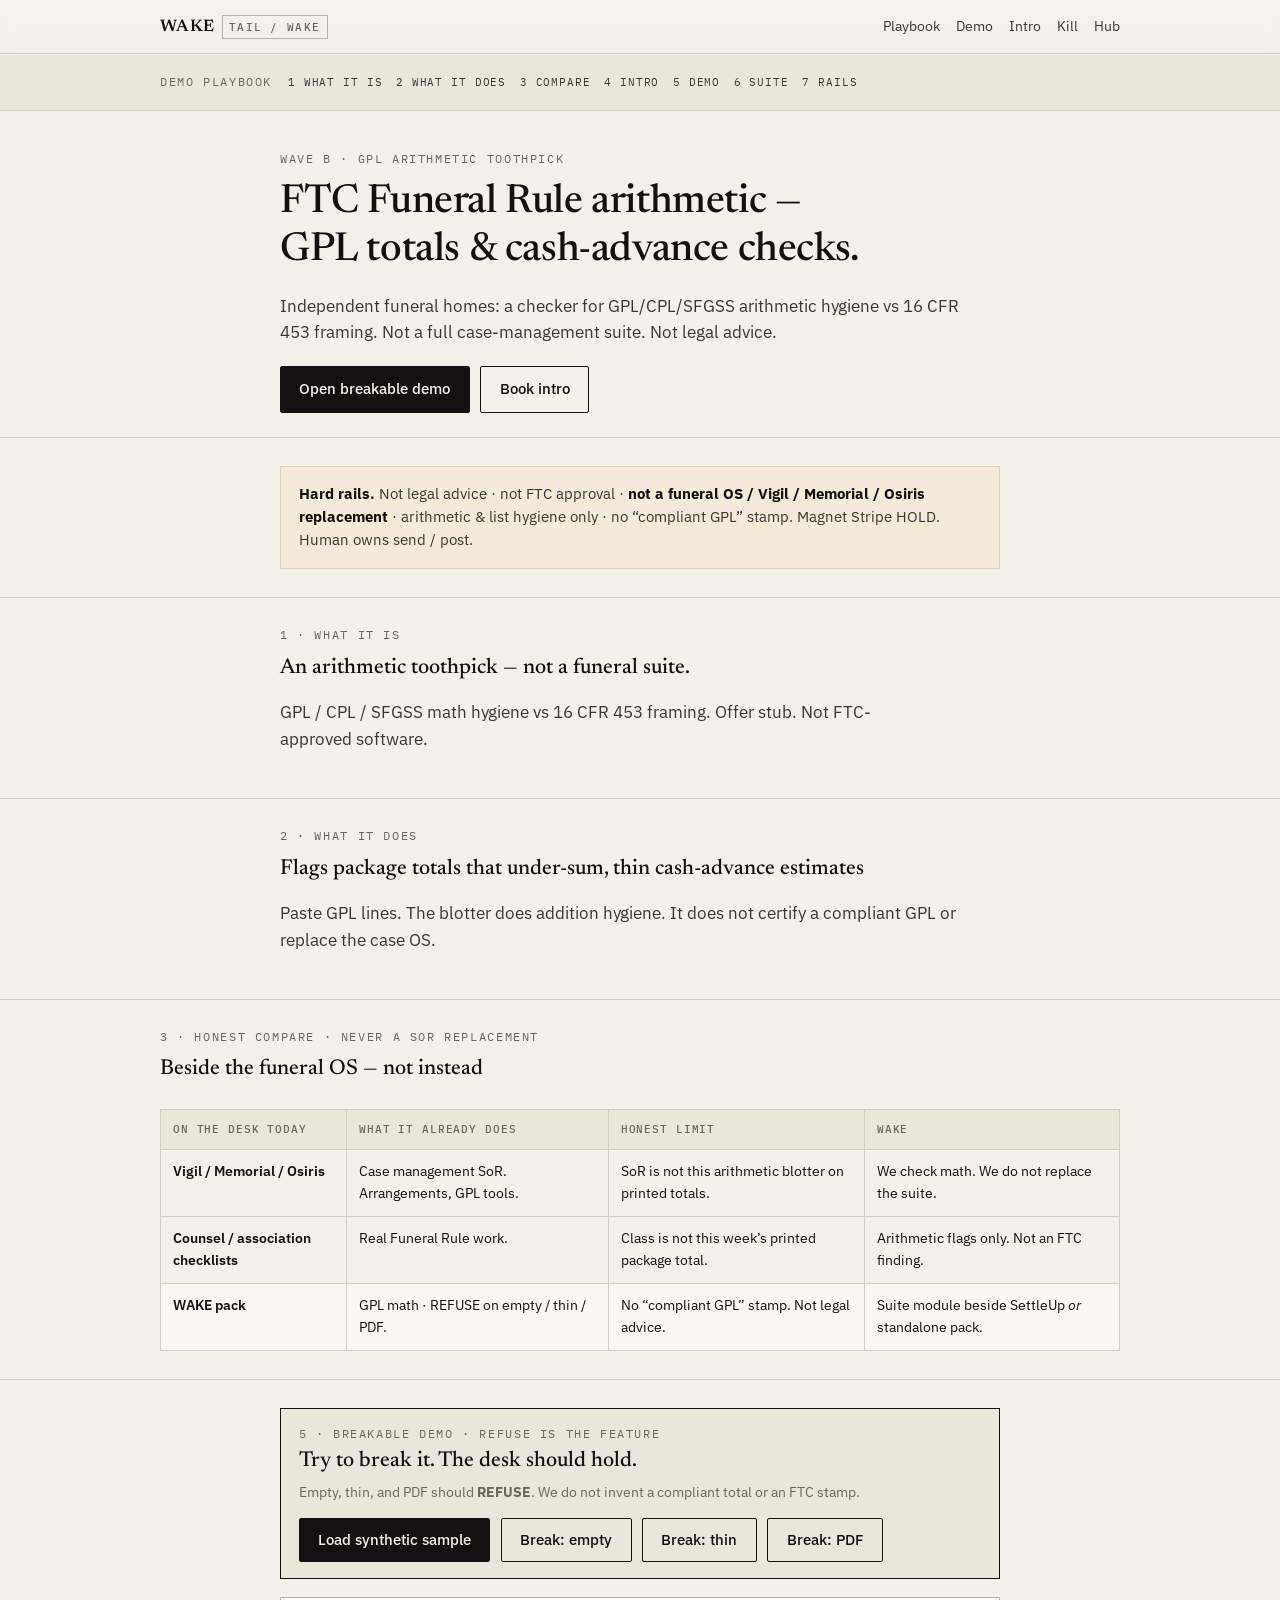
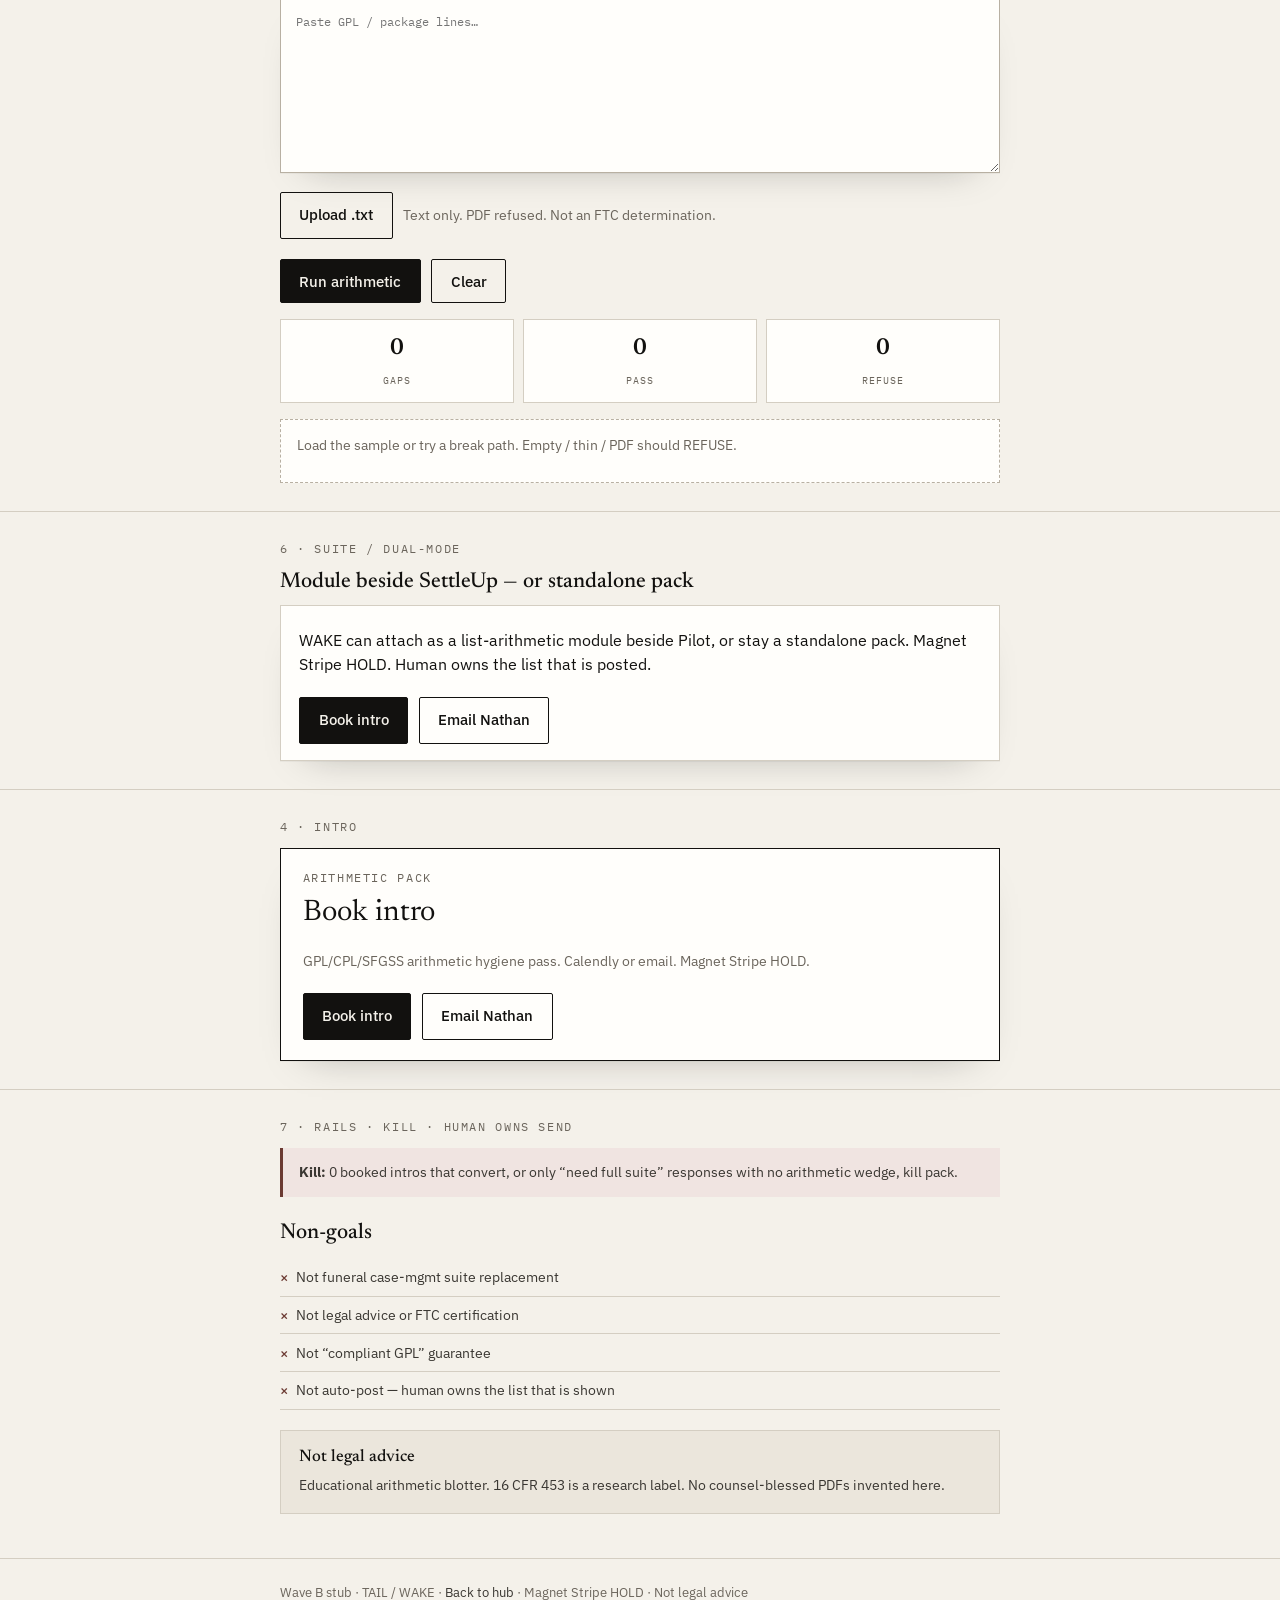
<file: wake/index.html>
<!DOCTYPE html>
<html lang="en">
<head>
  <meta charset="utf-8" />
  <meta name="viewport" content="width=device-width, initial-scale=1, viewport-fit=cover" />
  <meta name="theme-color" content="#12110f" />
  <title>WAKE — FTC Funeral Rule arithmetic (offer stub)</title>
  <meta name="description" content="FTC Funeral Rule GPL arithmetic sample. Book intro. Not suite replacement. Not legal advice." />
  <link rel="stylesheet" href="../assets/ink.css" />
</head>
<body>
  <header class="site-header">
    <div class="inner">
      <a class="mark" href="../index.html">WAKE <span class="code">TAIL / WAKE</span></a>
      <nav class="nav" aria-label="Primary">
        <a href="#playbook">Playbook</a>
        <a href="#demo">Demo</a>
        <a href="#pricing">Intro</a>
        <a href="#kill">Kill</a>
        <a href="../index.html">Hub</a>
      </nav>
    </div>
  </header>
  <div class="playbook-bar" id="playbook">
    <div class="inner">
      <p class="eyebrow">Demo Playbook</p>
      <nav class="playbook-links" aria-label="Demo Playbook">
        <a href="#what">1 What it is</a>
        <a href="#does">2 What it does</a>
        <a href="#compare">3 Compare</a>
        <a href="#pricing">4 Intro</a>
        <a href="#demo">5 Demo</a>
        <a href="#suite">6 Suite</a>
        <a href="#kill">7 Rails</a>
      </nav>
    </div>
  </div>
  <main>
    <section class="hero">
      <div class="wrap">
        <p class="eyebrow">Wave B · GPL arithmetic toothpick</p>
        <h1>FTC Funeral Rule arithmetic — GPL totals &amp; cash-advance checks.</h1>
        <p class="lede">
          Independent funeral homes: a checker for GPL/CPL/SFGSS arithmetic hygiene vs 16 CFR 453 framing.
          Not a full case-management suite. Not legal advice.
        </p>
        <div class="btn-row">
          <a class="btn" href="#demo">Open breakable demo</a>
          <a class="btn btn-ghost" href="https://calendly.com/nathanplatter" target="_blank" rel="noopener noreferrer">Book intro</a>
        </div>
      </div>
    </section>
    <section class="section" id="rails">
      <div class="wrap">
        <div class="rail">
          <strong>Hard rails.</strong> Not legal advice · not FTC approval ·
          <strong>not a funeral OS / Vigil / Memorial / Osiris replacement</strong> · arithmetic &amp; list hygiene only · no “compliant GPL” stamp.
          Magnet Stripe HOLD. Human owns send / post.
        </div>
      </div>
    </section>
    <section class="section" id="what">
      <div class="wrap">
        <p class="eyebrow">1 · What it is</p>
        <h2>An arithmetic toothpick — not a funeral suite.</h2>
        <p class="lede">GPL / CPL / SFGSS math hygiene vs 16 CFR 453 framing. Offer stub. Not FTC-approved software.</p>
      </div>
    </section>
    <section class="section" id="does">
      <div class="wrap">
        <p class="eyebrow">2 · What it does</p>
        <h2>Flags package totals that under-sum, thin cash-advance estimates</h2>
        <p class="lede">Paste GPL lines. The blotter does addition hygiene. It does not certify a compliant GPL or replace the case OS.</p>
      </div>
    </section>
    <section class="section" id="compare">
      <div class="wrap-wide">
        <p class="eyebrow">3 · Honest compare · never a SoR replacement</p>
        <h2>Beside the funeral OS — not instead</h2>
        <div style="overflow-x:auto">
          <table class="compare-table">
            <thead>
              <tr>
                <th scope="col">On the desk today</th>
                <th scope="col">What it already does</th>
                <th scope="col">Honest limit</th>
                <th scope="col">WAKE</th>
              </tr>
            </thead>
            <tbody>
              <tr>
                <td class="who">Vigil / Memorial / Osiris</td>
                <td>Case management SoR. Arrangements, GPL tools.</td>
                <td>SoR is not this arithmetic blotter on printed totals.</td>
                <td>We check math. We do not replace the suite.</td>
              </tr>
              <tr>
                <td class="who">Counsel / association checklists</td>
                <td>Real Funeral Rule work.</td>
                <td>Class is not this week’s printed package total.</td>
                <td>Arithmetic flags only. Not an FTC finding.</td>
              </tr>
              <tr class="ours">
                <td class="who">WAKE pack</td>
                <td>GPL math · REFUSE on empty / thin / PDF.</td>
                <td>No “compliant GPL” stamp. Not legal advice.</td>
                <td>Suite module beside SettleUp <em>or</em> standalone pack.</td>
              </tr>
            </tbody>
          </table>
        </div>
      </div>
    </section>
    <section class="section" id="demo">
      <div class="wrap">
        <div class="break-callout no-print">
          <p class="eyebrow" style="margin:0 0 0.4rem">5 · Breakable demo · refuse is the feature</p>
          <h2 style="margin-bottom:0.45rem">Try to break it. The desk should hold.</h2>
          <p class="small muted" style="margin:0 0 0.85rem">Empty, thin, and PDF should <strong>REFUSE</strong>. We do not invent a compliant total or an FTC stamp.</p>
          <div class="btn-row" style="margin:0">
            <button type="button" class="btn" id="btn-sample">Load synthetic sample</button>
            <button type="button" class="btn btn-ghost" id="btn-break-empty">Break: empty</button>
            <button type="button" class="btn btn-ghost" id="btn-break-thin">Break: thin</button>
            <button type="button" class="btn btn-ghost" id="btn-break-pdf">Break: PDF</button>
          </div>
        </div>
        <textarea class="desk-input" id="desk-input" spellcheck="false" placeholder="Paste GPL / package lines…"></textarea>
        <div class="upload-row no-print">
          <label class="btn btn-ghost file-btn">Upload .txt<input id="desk-file" type="file" accept=".txt,.text,.md,text/plain" /></label>
          <span class="small muted">Text only. PDF refused. Not an FTC determination.</span>
        </div>
        <div class="btn-row no-print">
          <button type="button" class="btn" id="btn-run">Run arithmetic</button>
          <button type="button" class="btn btn-ghost" id="btn-clear">Clear</button>
        </div>
        <div class="stats" id="desk-stats" style="margin-top:1rem">
          <div class="stat"><b>0</b><span>Gaps</span></div>
          <div class="stat"><b>0</b><span>Pass</span></div>
          <div class="stat"><b>0</b><span>Refuse</span></div>
        </div>
        <div class="desk-report empty" id="desk-report" aria-live="polite"><span>Load the sample or try a break path. Empty / thin / PDF should REFUSE.</span></div>
      </div>
    </section>
    <section class="section" id="suite">
      <div class="wrap">
        <p class="eyebrow">6 · Suite / dual-mode</p>
        <h2>Module beside SettleUp — or standalone pack</h2>
        <div class="suite-line">
          <p>WAKE can attach as a list-arithmetic module beside Pilot, or stay a standalone pack. Magnet Stripe HOLD. Human owns the list that is posted.</p>
          <div class="btn-row">
            <a class="btn" href="https://calendly.com/nathanplatter" target="_blank" rel="noopener noreferrer">Book intro</a>
            <a class="btn btn-ghost" href="mailto:nathanplatter@gmail.com?subject=WAKE%20intro">Email Nathan</a>
          </div>
        </div>
      </div>
    </section>
    <section class="section" id="pricing">
      <div class="wrap">
        <p class="eyebrow">4 · Intro</p>
        <div class="price-card">
          <p class="eyebrow" style="margin:0">Arithmetic pack</p>
          <p class="amount">Book intro</p>
          <p class="small muted">GPL/CPL/SFGSS arithmetic hygiene pass. Calendly or email. Magnet Stripe HOLD.</p>
          <div class="btn-row">
            <a class="btn" href="https://calendly.com/nathanplatter" target="_blank" rel="noopener noreferrer">Book intro</a>
            <a class="btn btn-ghost" href="mailto:nathanplatter@gmail.com?subject=WAKE%20intro">Email Nathan</a>
          </div>
        </div>
      </div>
    </section>
    <section class="section" id="kill">
      <div class="wrap">
        <p class="eyebrow">7 · Rails · kill · human owns send</p>
        <div class="kill"><strong>Kill:</strong> 0 booked intros that convert, or only “need full suite” responses with no arithmetic wedge, kill pack.</div>
        <h2 style="margin-top:1.5rem">Non-goals</h2>
        <ul class="nongoals">
          <li>Not funeral case-mgmt suite replacement</li>
          <li>Not legal advice or FTC certification</li>
          <li>Not “compliant GPL” guarantee</li>
          <li>Not auto-post — human owns the list that is shown</li>
        </ul>
        <div class="disclaimer-box" style="margin-top:1.25rem">
          <h3>Not legal advice</h3>
          <p>Educational arithmetic blotter. 16 CFR 453 is a research label. No counsel-blessed PDFs invented here.</p>
        </div>
      </div>
    </section>
  </main>
  <footer class="footer">
    <div class="wrap">Wave B stub · TAIL / WAKE · <a href="../index.html">Back to hub</a> · Magnet Stripe HOLD · Not legal advice</div>
  </footer>
  <script>
    window.WAVEB_DESK = {
      noun: "GPL",
      minChars: 40,
      thin: "casket 1000",
      sample: [
        "Basic services of FD: 2,200",
        "Embalming: 875",
        "Other prep: 350",
        "Least expensive casket shown: 1,095",
        "Line items sum (selected): 4,520",
        "Package Traditional printed total: 4,395. Under-sums selected lines by 125",
        "Cash advance (obituary): at cost with no estimate range on sample CPL",
        "SFGSS outer enclosure options: list present"
      ].join("\n"),
      analyze: function (text) {
        var t = text.toLowerCase();
        var rows = [];
        if (/under-sum|4,395|4395|125/.test(t)) {
          rows.push({ kind: "gap", title: "Package total under-sums lines", body: "Printed package total ≠ sum of illustrated selections. Arithmetic flag only — not an FTC violation finding.", cite: "16 CFR 453 · MATH" });
        }
        if (/at cost|cash advance/.test(t)) {
          rows.push({ kind: "gap", title: "Cash-advance estimate thin", body: "‘At cost’ without sample estimate range on CPL face. Checklist for human review.", cite: "CHECK · CASH ADV" });
        }
        if (/sfgss|outer enclosure|list present/.test(t)) {
          rows.push({ kind: "pass", title: "SFGSS list present on sample", body: "Outer enclosure options appear on sample. Completeness for a real GPL is the home’s counsel/compliance job.", cite: "CHECK · SFGSS" });
        }
        if (/4,520|4520|line items sum/.test(t)) {
          rows.push({ kind: "pass", title: "Selected line-items sum stated", body: "A selected-line sum is printed. Presence ≠ a compliant GPL.", cite: "CHECK · SUM" });
        }
        return rows;
      }
    };
  </script>
  <script src="../assets/desk.js"></script>
</body>
</html>
</file>
<file: assets/ink.css>
/* Wave B stubs — paper/ink shared (quiet editorial, phone-friendly) */
@import url('https://fonts.googleapis.com/css2?family=IBM+Plex+Mono:wght@400;500&family=IBM+Plex+Sans:ital,wght@0,400;0,500;0,600;1,400&family=Newsreader:ital,opsz,wght@0,6..72,400;0,6..72,500;0,6..72,600;1,6..72,400&display=swap');

:root {
  --paper: #f4f1ea;
  --paper-2: #ebe6dc;
  --paper-3: #e2dcd0;
  --ink: #12110f;
  --ink-2: #3a3732;
  --ink-3: #6b655c;
  --ink-mute: #8a8378;
  --line: #d4cec2;
  --line-strong: #b8b0a2;
  --ok: #3d5c3a;
  --ok-soft: #e4ecdf;
  --warn: #7a5a28;
  --warn-soft: #f3ead8;
  --gap: #6b3a32;
  --gap-soft: #f0e4e1;
  --mark: #1a1916;
  --shadow: 0 1px 0 rgba(18,17,15,0.04), 0 18px 40px -28px rgba(18,17,15,0.35);
  --radius: 2px;
  --font-display: "Newsreader", "Iowan Old Style", Georgia, serif;
  --font-sans: "IBM Plex Sans", ui-sans-serif, system-ui, sans-serif;
  --font-mono: "IBM Plex Mono", ui-monospace, Menlo, monospace;
  --max: 720px;
  --wide: 960px;
  --safe: env(safe-area-inset-bottom, 0px);
}

*, *::before, *::after { box-sizing: border-box; }
html { color-scheme: light; -webkit-font-smoothing: antialiased; }
body {
  margin: 0;
  min-height: 100dvh;
  background: linear-gradient(180deg, #f7f4ee 0%, var(--paper) 120px), var(--paper);
  color: var(--ink);
  font-family: var(--font-sans);
  font-size: 16px;
  line-height: 1.55;
}
a { color: var(--ink); text-underline-offset: 3px; }
a:hover { color: var(--ink-2); }

.wrap { width: min(100% - 2rem, var(--max)); margin-inline: auto; }
.wrap-wide { width: min(100% - 2rem, var(--wide)); margin-inline: auto; }

.site-header {
  border-bottom: 1px solid var(--line);
  background: rgba(244,241,234,0.92);
  backdrop-filter: blur(8px);
  position: sticky;
  top: 0;
  z-index: 20;
}
.site-header .inner {
  width: min(100% - 2rem, var(--wide));
  margin-inline: auto;
  display: flex;
  align-items: center;
  gap: 1rem;
  padding: 0.85rem 0;
  flex-wrap: wrap;
}
.mark {
  font-family: var(--font-display);
  font-weight: 600;
  font-size: 1.05rem;
  letter-spacing: 0.02em;
  text-decoration: none;
  color: var(--ink);
  display: flex;
  align-items: baseline;
  gap: 0.45rem;
}
.mark .code {
  font-family: var(--font-mono);
  font-size: 0.68rem;
  font-weight: 500;
  letter-spacing: 0.12em;
  text-transform: uppercase;
  color: var(--ink-3);
  border: 1px solid var(--line-strong);
  padding: 0.15rem 0.4rem;
}
.nav { margin-left: auto; display: flex; gap: 1rem; align-items: center; font-size: 0.9rem; flex-wrap: wrap; }
.nav a { text-decoration: none; color: var(--ink-2); }
.nav a:hover { text-decoration: underline; color: var(--ink); }

h1, h2, h3 { font-family: var(--font-display); font-weight: 500; line-height: 1.2; text-wrap: balance; }
h1 { font-size: clamp(1.75rem, 4.5vw, 2.5rem); margin: 0 0 0.75rem; letter-spacing: -0.01em; }
h2 { font-size: 1.35rem; margin: 0 0 0.6rem; }
h3 { font-size: 1.05rem; margin: 0 0 0.4rem; }
.lede { font-size: 1.08rem; color: var(--ink-2); max-width: 40em; text-wrap: pretty; }
.eyebrow {
  font-family: var(--font-mono);
  font-size: 0.72rem;
  letter-spacing: 0.14em;
  text-transform: uppercase;
  color: var(--ink-3);
  margin: 0 0 0.75rem;
}
.muted { color: var(--ink-3); }
.small { font-size: 0.875rem; }
.mono { font-family: var(--font-mono); font-variant-numeric: tabular-nums; }

.btn {
  display: inline-flex;
  align-items: center;
  justify-content: center;
  gap: 0.4rem;
  font-family: var(--font-sans);
  font-size: 0.92rem;
  font-weight: 500;
  padding: 0.7rem 1.15rem;
  border: 1px solid var(--ink);
  background: var(--ink);
  color: var(--paper);
  text-decoration: none;
  border-radius: var(--radius);
  min-height: 44px;
  cursor: pointer;
}
.btn:hover { background: var(--ink-2); color: var(--paper); }
.btn-ghost {
  background: transparent;
  color: var(--ink);
}
.btn-ghost:hover { background: var(--paper-2); color: var(--ink); }
.btn-row { display: flex; flex-wrap: wrap; gap: 0.65rem; margin-top: 1.25rem; }

.hero { padding: 2.5rem 0 1.5rem; }
.section { padding: 1.75rem 0; border-top: 1px solid var(--line); }
.rail {
  background: var(--warn-soft);
  border: 1px solid #e0d2b4;
  padding: 1rem 1.15rem;
  font-size: 0.92rem;
  color: var(--ink-2);
}
.rail strong { color: var(--ink); }

.panel {
  background: #fffefb;
  border: 1px solid var(--line);
  padding: 1rem 1.1rem;
  box-shadow: var(--shadow);
}
.grid-2 {
  display: grid;
  grid-template-columns: 1fr;
  gap: 0.85rem;
}
@media (min-width: 640px) {
  .grid-2 { grid-template-columns: 1fr 1fr; }
}

.sample {
  background: #fffefb;
  border: 1px solid var(--line-strong);
  box-shadow: var(--shadow);
  padding: 1.15rem 1.2rem;
  font-family: var(--font-mono);
  font-size: 0.78rem;
  line-height: 1.55;
  color: var(--ink-2);
  white-space: pre-wrap;
  overflow-x: auto;
}
.sample .hl-gap {
  background: var(--gap-soft);
  color: var(--gap);
  padding: 0.05em 0.2em;
  border-bottom: 1px solid #d4a99f;
}
.sample .hl-ok {
  background: var(--ok-soft);
  color: var(--ok);
  padding: 0.05em 0.2em;
}
.sample .meta-line { color: var(--ink-mute); margin-bottom: 0.75rem; }
.watermark {
  display: inline-block;
  font-family: var(--font-mono);
  font-size: 0.65rem;
  letter-spacing: 0.12em;
  text-transform: uppercase;
  border: 1px dashed var(--line-strong);
  padding: 0.2rem 0.45rem;
  color: var(--warn);
  margin-bottom: 0.75rem;
}

.gap-list { display: flex; flex-direction: column; gap: 0.65rem; margin-top: 0.85rem; }
.gap-row {
  border: 1px solid var(--line);
  background: #fffefb;
  padding: 0.85rem 1rem;
}
.gap-row.gap { border-color: #d4a99f; background: var(--gap-soft); }
.gap-row.pass { border-color: #b7c9b2; background: var(--ok-soft); }
.gap-head {
  display: flex;
  justify-content: space-between;
  gap: 0.5rem;
  flex-wrap: wrap;
  align-items: center;
  font-family: var(--font-sans);
  font-size: 0.92rem;
  font-weight: 600;
  color: var(--ink);
}
.badge {
  font-family: var(--font-mono);
  font-size: 0.65rem;
  letter-spacing: 0.08em;
  text-transform: uppercase;
  padding: 0.2rem 0.45rem;
  border: 1px solid currentColor;
}
.badge.gap { color: var(--gap); }
.badge.pass { color: var(--ok); }
.gap-body { font-size: 0.85rem; color: var(--ink-3); margin-top: 0.4rem; font-family: var(--font-sans); }
.cite {
  display: inline-block;
  font-family: var(--font-mono);
  font-size: 0.68rem;
  border: 1px solid var(--line-strong);
  padding: 0.15rem 0.4rem;
  color: var(--ink-3);
  margin-top: 0.35rem;
  margin-right: 0.25rem;
}

.price-card {
  background: #fffefb;
  border: 1px solid var(--ink);
  padding: 1.25rem 1.35rem;
  box-shadow: var(--shadow);
}
.price-card .amount {
  font-family: var(--font-display);
  font-size: 1.85rem;
  margin: 0.25rem 0 0.5rem;
}
.kill {
  border-left: 3px solid var(--gap);
  background: var(--gap-soft);
  padding: 0.85rem 1rem;
  font-size: 0.9rem;
  color: var(--ink-2);
}
.nongoals {
  list-style: none;
  padding: 0;
  margin: 0.75rem 0 0;
}
.nongoals li {
  padding: 0.45rem 0;
  border-bottom: 1px solid var(--line);
  font-size: 0.9rem;
  color: var(--ink-2);
}
.nongoals li::before {
  content: "× ";
  font-family: var(--font-mono);
  color: var(--gap);
  font-weight: 500;
}

.pill {
  display: inline-block;
  font-family: var(--font-mono);
  font-size: 0.65rem;
  letter-spacing: 0.1em;
  text-transform: uppercase;
  padding: 0.25rem 0.55rem;
  border: 1px solid var(--line-strong);
  color: var(--ink-3);
  white-space: nowrap;
}
.pill.depth { color: var(--ok); border-color: #9bb896; background: var(--ok-soft); }
.pill.stub { color: var(--warn); border-color: #d4c19a; background: var(--warn-soft); }
.pill.frozen { color: var(--ink-mute); border-color: var(--line); background: var(--paper-2); }
.pill.link { color: var(--ink-2); border-color: var(--line-strong); }

.hub-list { display: flex; flex-direction: column; gap: 0.65rem; margin-top: 1rem; }
.hub-row {
  display: grid;
  grid-template-columns: 1fr;
  gap: 0.5rem;
  padding: 1rem 1.1rem;
  background: #fffefb;
  border: 1px solid var(--line);
  text-decoration: none;
  color: inherit;
  box-shadow: var(--shadow);
}
.hub-row:hover { border-color: var(--line-strong); }
@media (min-width: 640px) {
  .hub-row {
    grid-template-columns: 7rem 1fr auto;
    align-items: center;
    gap: 1rem;
  }
}
.hub-code {
  font-family: var(--font-mono);
  font-size: 0.78rem;
  letter-spacing: 0.1em;
  text-transform: uppercase;
  font-weight: 500;
}
.hub-title { font-family: var(--font-display); font-size: 1.1rem; margin: 0; }
.hub-meta { font-size: 0.85rem; color: var(--ink-3); margin: 0.2rem 0 0; }
.hub-pills { display: flex; flex-wrap: wrap; gap: 0.35rem; justify-content: flex-start; }
@media (min-width: 640px) { .hub-pills { justify-content: flex-end; } }

.footer {
  border-top: 1px solid var(--line);
  padding: 1.5rem 0 calc(2rem + var(--safe));
  margin-top: 1rem;
  font-size: 0.8rem;
  color: var(--ink-3);
}
.footer a { color: var(--ink-2); }

.stats {
  display: flex;
  flex-wrap: wrap;
  gap: 0.55rem;
  margin: 0.85rem 0;
}
.stat {
  flex: 1;
  min-width: 5.5rem;
  border: 1px solid var(--line);
  background: #fffefb;
  padding: 0.65rem 0.75rem;
  text-align: center;
}
.stat b {
  display: block;
  font-family: var(--font-display);
  font-size: 1.45rem;
  font-weight: 600;
}
.stat span {
  font-family: var(--font-mono);
  font-size: 0.62rem;
  letter-spacing: 0.1em;
  text-transform: uppercase;
  color: var(--ink-3);
}
.stat.bad b { color: var(--gap); }
.stat.ok b { color: var(--ok); }

/* —— Demo Playbook bar (Nathan lock · quiet editorial) —— */
.playbook-bar {
  border-bottom: 1px solid var(--line);
  background: var(--paper-2);
  position: sticky;
  top: 3.45rem;
  z-index: 19;
}
.playbook-bar .inner {
  width: min(100% - 2rem, var(--wide));
  margin-inline: auto;
  display: flex;
  flex-wrap: wrap;
  align-items: center;
  gap: 0.55rem 1rem;
  padding: 0.45rem 0;
}
.playbook-bar .eyebrow { margin: 0; }
.playbook-links { display: flex; flex-wrap: wrap; gap: 0.45rem 0.85rem; }
.playbook-links a {
  font-family: var(--font-mono);
  font-size: 0.68rem;
  letter-spacing: 0.08em;
  text-transform: uppercase;
  text-decoration: none;
  color: var(--ink-2);
  min-height: 40px;
  display: inline-flex;
  align-items: center;
}
.playbook-links a:hover { color: var(--ink); text-decoration: underline; }
@media (max-width: 720px) {
  .playbook-bar { top: 5.4rem; }
}

.section,
[id] { scroll-margin-top: 8rem; }

.compare-table {
  width: 100%;
  border-collapse: collapse;
  font-size: 0.88rem;
  margin-top: 1rem;
}
.compare-table th,
.compare-table td {
  border: 1px solid var(--line);
  padding: 0.7rem 0.75rem;
  text-align: left;
  vertical-align: top;
}
.compare-table th {
  font-family: var(--font-mono);
  font-size: 0.68rem;
  letter-spacing: 0.08em;
  text-transform: uppercase;
  font-weight: 500;
  background: var(--paper-2);
  color: var(--ink-3);
}
.compare-table tr.ours td { background: #faf8f3; }
.compare-table .who { font-weight: 600; color: var(--ink); }

.assumption {
  margin-top: 1.25rem;
  padding: 1rem 1.1rem;
  border: 1px dashed var(--line-strong);
  background: var(--paper-2);
  font-size: 0.9rem;
  color: var(--ink-2);
}

.break-callout {
  border: 1px solid var(--ink);
  background: var(--paper-2);
  padding: 1rem 1.1rem;
  margin-bottom: 1.15rem;
}

.refuse-stamp {
  border: 3px solid var(--gap);
  color: var(--gap);
  background: var(--gap-soft);
  padding: 0.85rem 1rem;
  margin-bottom: 0.85rem;
}
.refuse-stamp span {
  font-family: var(--font-display);
  font-size: 1.15rem;
  letter-spacing: 0.14em;
  text-transform: uppercase;
  font-weight: 600;
}
.refuse-stamp p { margin: 0.35rem 0 0; font-size: 0.9rem; color: var(--ink-2); }

.desk-input {
  width: 100%;
  min-height: 11rem;
  font-family: var(--font-mono);
  font-size: 0.78rem;
  line-height: 1.5;
  color: var(--ink-2);
  background: #fffefb;
  border: 1px solid var(--line-strong);
  padding: 0.85rem 0.95rem;
  resize: vertical;
  box-shadow: var(--shadow);
}
.desk-input:focus {
  outline: 2px solid var(--ink);
  outline-offset: 1px;
}
.desk-report {
  margin-top: 1rem;
  min-height: 4rem;
}
.desk-report.empty {
  border: 1px dashed var(--line-strong);
  background: #fffefb;
  padding: 0.9rem 1rem;
  color: var(--ink-3);
  font-size: 0.9rem;
}
.upload-row {
  display: flex;
  flex-wrap: wrap;
  align-items: center;
  gap: 0.65rem;
  margin-top: 0.75rem;
}
.file-btn { cursor: pointer; }
.file-btn input { display: none; }

.suite-line {
  background: #fffefb;
  border: 1px solid var(--line);
  padding: 1rem 1.15rem;
  box-shadow: var(--shadow);
}
.suite-line p { margin: 0.35rem 0 0; }

.pill.playbook { color: var(--ink); border-color: var(--line-strong); background: var(--paper-2); }

.disclaimer-box {
  border: 1px solid var(--line);
  background: var(--paper-2);
  padding: 1rem 1.15rem;
}
.disclaimer-box h3 { margin-bottom: 0.45rem; }
.disclaimer-box p { margin: 0; font-size: 0.9rem; color: var(--ink-2); }

.price-card ul {
  margin: 0.65rem 0 0.85rem;
  padding-left: 1.1rem;
  color: var(--ink-2);
  font-size: 0.88rem;
}
.price-card li { margin: 0.25rem 0; }

@media print {
  .playbook-bar, .no-print, .break-callout, .upload-row { display: none !important; }
}
</file>
